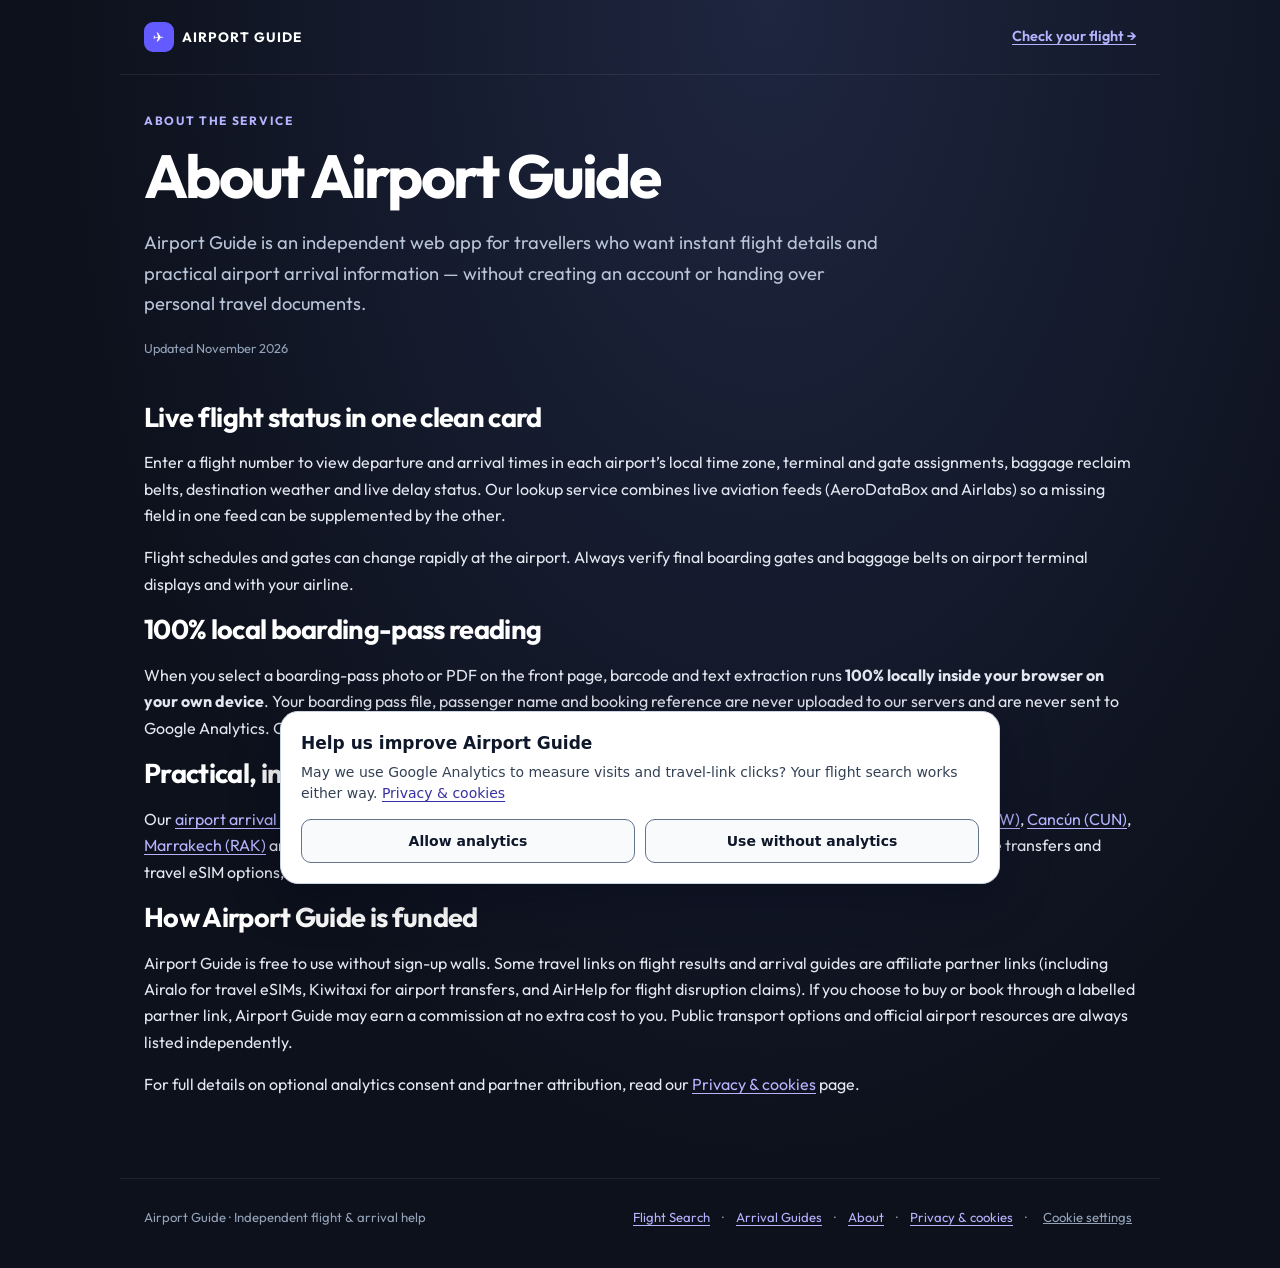
<file: about/index.html>
<!DOCTYPE html>
<html lang="en">
<head>
    <meta charset="UTF-8">
    <meta name="viewport" content="width=device-width, initial-scale=1.0">
    <title>About Airport Guide | Independent Flight Status &amp; Arrival Help</title>
    <meta name="description" content="Learn how Airport Guide provides live flight status, 100% local browser-only boarding pass reading, and independent airport arrival guides.">
    <link rel="canonical" href="https://airportguideapp.com/about/">
    <link rel="stylesheet" href="/assets/guide.css?v=20261122-guides">
    <link rel="stylesheet" href="/assets/analytics.css?v=20261106-affiliates">
    <script src="/assets/analytics.js?v=20261122-guides" defer></script>
</head>
<body>
    <header class="site-header">
        <a class="brand" href="/"><span aria-hidden="true">✈</span>AIRPORT GUIDE</a>
        <a class="header-link" href="/">Check your flight →</a>
    </header>
    <main class="guide">
        <div class="eyebrow">About the service</div>
        <h1>About Airport Guide</h1>
        <p class="intro">Airport Guide is an independent web app for travellers who want instant flight details and practical airport arrival information — without creating an account or handing over personal travel documents.</p>
        <p class="reviewed">Updated November 2026</p>

        <section class="section">
            <h2>Live flight status in one clean card</h2>
            <p>Enter a flight number to view departure and arrival times in each airport’s local time zone, terminal and gate assignments, baggage reclaim belts, destination weather and live delay status. Our lookup service combines live aviation feeds (AeroDataBox and Airlabs) so a missing field in one feed can be supplemented by the other.</p>
            <p>Flight schedules and gates can change rapidly at the airport. Always verify final boarding gates and baggage belts on airport terminal displays and with your airline.</p>

            <h2>100% local boarding-pass reading</h2>
            <p>When you select a boarding-pass photo or PDF on the front page, barcode and text extraction runs <strong>100% locally inside your browser on your own device</strong>. Your boarding pass file, passenger name and booking reference are never uploaded to our servers and are never sent to Google Analytics. Only the extracted flight number (for example, <code>EK32</code>) is used to fetch live public flight status.</p>

            <h2>Practical, independent arrival guides</h2>
            <p>Our <a href="/guides/">airport arrival guides</a> — covering <a href="/guides/dubai/">Dubai (DXB)</a>, <a href="/guides/jfk/">New York (JFK)</a>, <a href="/guides/bangkok/">Bangkok (BKK)</a>, <a href="/guides/tokyo/">Tokyo (HND &amp; NRT)</a>, <a href="/guides/istanbul/">Istanbul (IST &amp; SAW)</a>, <a href="/guides/cancun/">Cancún (CUN)</a>, <a href="/guides/marrakech/">Marrakech (RAK)</a> and <a href="/guides/antalya/">Antalya (AYT)</a> — help travellers compare public rail and buses openly alongside official taxis, private transfers and travel eSIM options, backed by links to official airport documentation.</p>

            <h2>How Airport Guide is funded</h2>
            <p>Airport Guide is free to use without sign-up walls. Some travel links on flight results and arrival guides are affiliate partner links (including Airalo for travel eSIMs, Kiwitaxi for airport transfers, and AirHelp for flight disruption claims). If you choose to buy or book through a labelled partner link, Airport Guide may earn a commission at no extra cost to you. Public transport options and official airport resources are always listed independently.</p>
            <p>For full details on optional analytics consent and partner attribution, read our <a href="/privacy/">Privacy &amp; cookies</a> page.</p>
        </section>
    </main>
    <footer class="site-footer">
        <span>Airport Guide · Independent flight &amp; arrival help</span>
        <nav class="footer-nav" aria-label="Footer">
            <a href="/">Flight Search</a> ·
            <a href="/guides/">Arrival Guides</a> ·
            <a href="/about/">About</a> ·
            <a href="/privacy/">Privacy &amp; cookies</a> ·
            <button class="ag-cookie-settings" type="button" data-cookie-settings>Cookie settings</button>
        </nav>
    </footer>
</body>
</html>
</file>
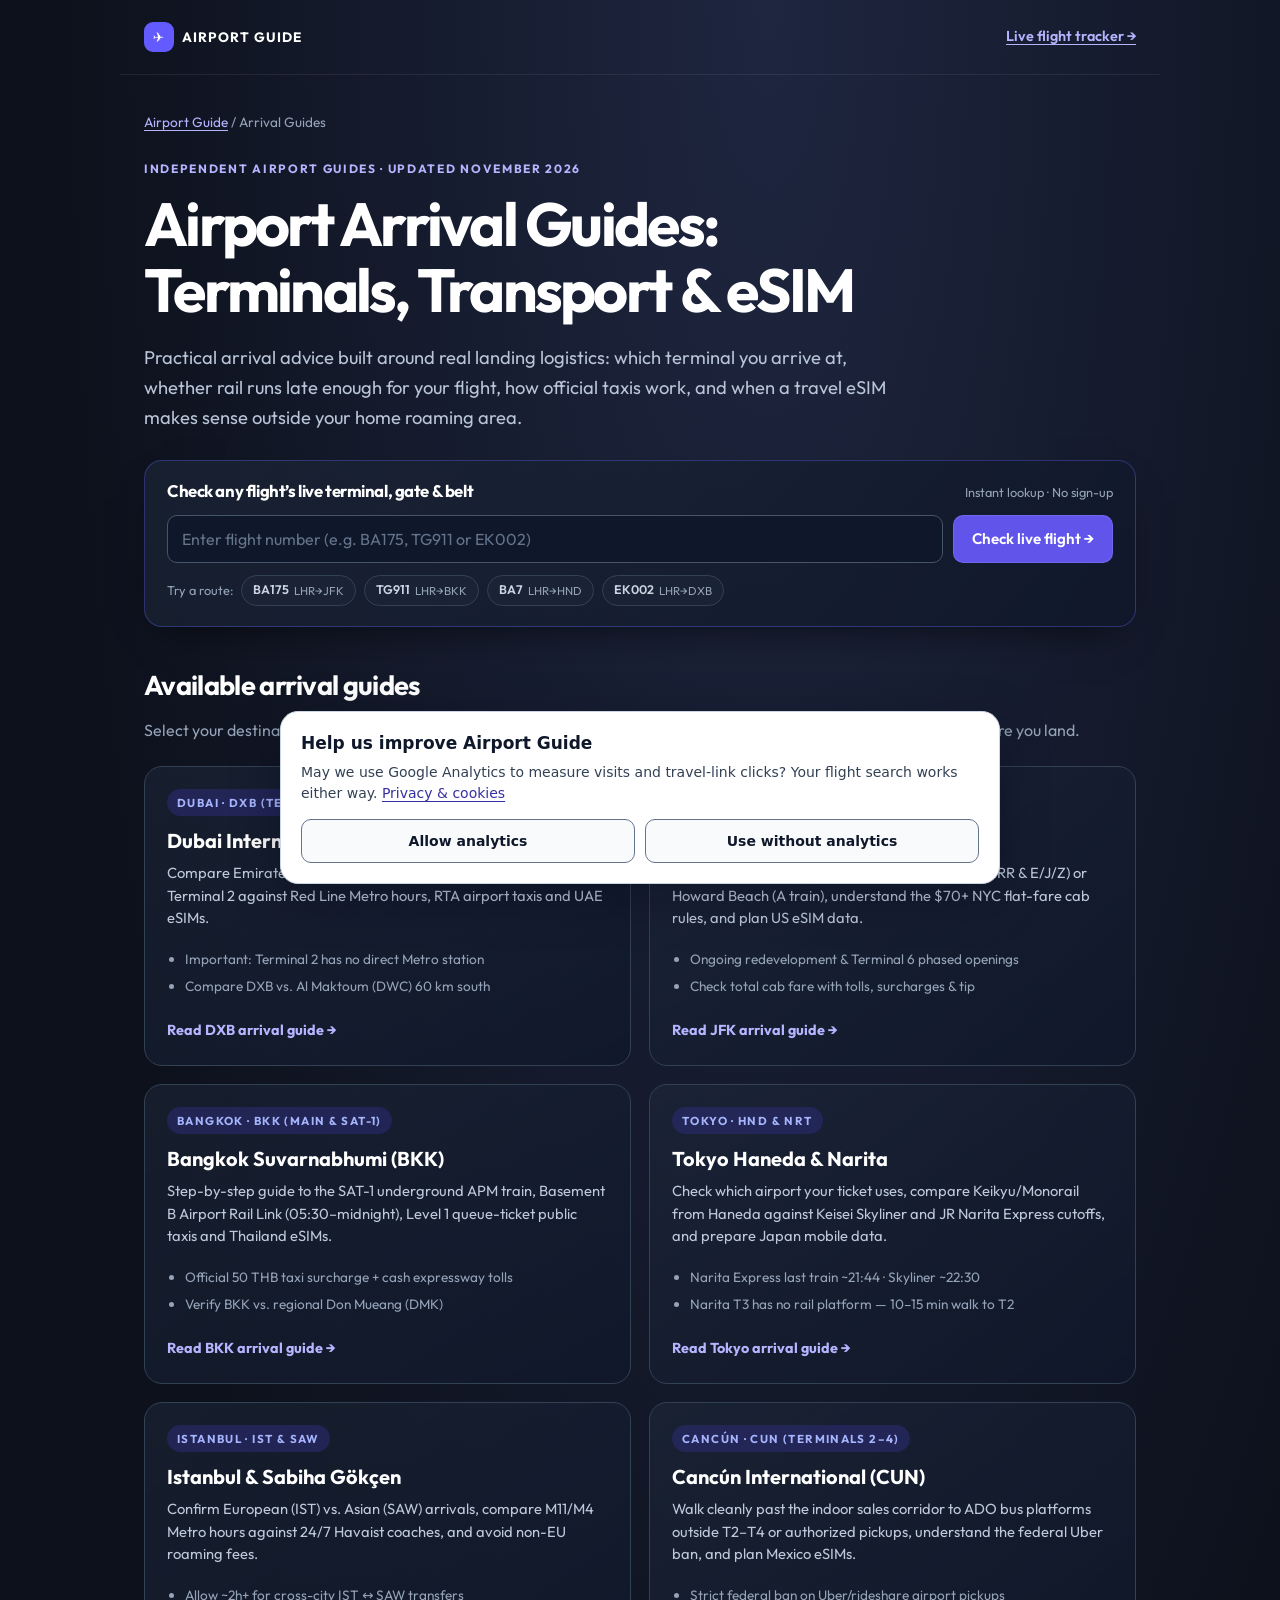
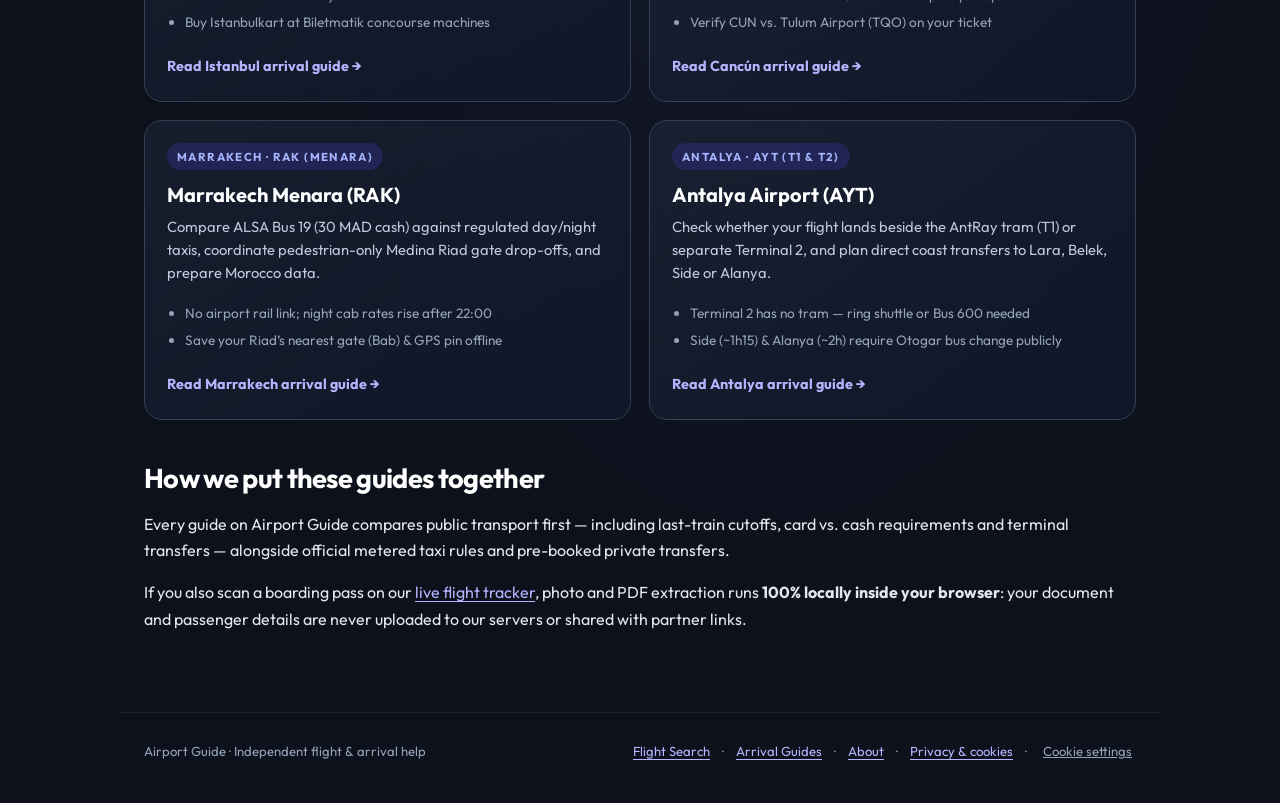
<file: guides/index.html>
<!DOCTYPE html>
<html lang="en">
<head>
    <meta charset="UTF-8">
    <meta name="viewport" content="width=device-width, initial-scale=1.0">
    <title>Airport Arrival Guides: Terminals, Transfers &amp; Travel eSIM | Airport Guide</title>
    <meta name="description" content="Independent airport arrival guides for Dubai (DXB), New York (JFK), Bangkok (BKK), Tokyo (HND &amp; NRT), Istanbul (IST &amp; SAW), Cancún (CUN), Marrakech (RAK) and Antalya (AYT).">
    <link rel="canonical" href="https://airportguideapp.com/guides/">
    <meta property="og:type" content="website">
    <meta property="og:title" content="Airport Arrival Guides: Terminals, Transfers &amp; Travel eSIM">
    <meta property="og:description" content="Compare terminals, rail vs. taxi transport and travel eSIM plans across Dubai, New York JFK, Bangkok, Tokyo, Istanbul, Cancún, Marrakech and Antalya.">
    <meta property="og:url" content="https://airportguideapp.com/guides/">
    <link rel="stylesheet" href="/assets/guide.css?v=20261122-guides">
    <link rel="stylesheet" href="/assets/analytics.css?v=20261106-affiliates">
    <script src="/assets/analytics.js?v=20261122-guides" defer></script>
    <script src="/assets/partner-links.js?v=20261122-wave2" defer></script>
    <script type="application/ld+json">
    {"@context":"https://schema.org","@type":"CollectionPage","name":"Airport Arrival Guides","description":"Independent airport arrival guides comparing terminals, public rail, taxis, private transfers and travel eSIM plans.","url":"https://airportguideapp.com/guides/","mainEntity":{"@type":"ItemList","itemListElement":[{"@type":"ListItem","position":1,"name":"Dubai Airport (DXB) Arrival Guide","url":"https://airportguideapp.com/guides/dubai/"},{"@type":"ListItem","position":2,"name":"New York JFK Airport Arrival Guide","url":"https://airportguideapp.com/guides/jfk/"},{"@type":"ListItem","position":3,"name":"Bangkok Suvarnabhumi (BKK) Arrival Guide","url":"https://airportguideapp.com/guides/bangkok/"},{"@type":"ListItem","position":4,"name":"Tokyo Airports (HND & NRT) Arrival Guide","url":"https://airportguideapp.com/guides/tokyo/"},{"@type":"ListItem","position":5,"name":"Istanbul Airports (IST & SAW) Arrival Guide","url":"https://airportguideapp.com/guides/istanbul/"},{"@type":"ListItem","position":6,"name":"Cancún Airport (CUN) Arrival Guide","url":"https://airportguideapp.com/guides/cancun/"},{"@type":"ListItem","position":7,"name":"Marrakech Menara (RAK) Arrival Guide","url":"https://airportguideapp.com/guides/marrakech/"},{"@type":"ListItem","position":8,"name":"Antalya Airport (AYT) Arrival Guide","url":"https://airportguideapp.com/guides/antalya/"}]}}
    </script>
</head>
<body>
    <a class="skip" href="#main">Skip to guides</a>
    <header class="site-header">
        <a class="brand" href="/"><span aria-hidden="true">✈</span>AIRPORT GUIDE</a>
        <a class="header-link" href="/">Live flight tracker →</a>
    </header>
    <main class="guide" id="main">
        <nav class="breadcrumb" aria-label="Breadcrumb"><a href="/">Airport Guide</a> / Arrival Guides</nav>
        <div class="eyebrow">Independent Airport Guides · Updated November 2026</div>
        <h1>Airport Arrival Guides:<br>Terminals, Transport &amp; eSIM</h1>
        <p class="intro">Practical arrival advice built around real landing logistics: which terminal you arrive at, whether rail runs late enough for your flight, how official taxis work, and when a travel eSIM makes sense outside your home roaming area.</p>

        <section class="hero-flight-box" aria-labelledby="hub-search-title">
            <div class="hero-flight-head">
                <h2 class="hero-flight-title" id="hub-search-title">Check any flight’s live terminal, gate &amp; belt</h2>
                <p class="hero-flight-sub">Instant lookup · No sign-up</p>
            </div>
            <form id="hubFlightForm" class="hero-flight-form" action="/" method="get">
                <label class="sr-only" for="hubFlightInput">Flight number</label>
                <input id="hubFlightInput" class="hero-flight-input" name="flight" type="text" placeholder="Enter flight number (e.g. BA175, TG911 or EK002)" autocomplete="off" autocapitalize="characters" spellcheck="false" required>
                <button type="submit" class="button">Check live flight →</button>
            </form>
            <p id="hubFlightError" class="hero-flight-error" hidden></p>
            <div class="hero-flight-examples">
                <span>Try a route:</span>
                <a class="flight-chip" href="/?flight=BA175&amp;dest=JFK">BA175 <span>LHR→JFK</span></a>
                <a class="flight-chip" href="/?flight=TG911&amp;dest=BKK">TG911 <span>LHR→BKK</span></a>
                <a class="flight-chip" href="/?flight=BA7&amp;dest=HND">BA7 <span>LHR→HND</span></a>
                <a class="flight-chip" href="/?flight=EK2&amp;dest=DXB">EK002 <span>LHR→DXB</span></a>
            </div>
        </section>

        <section class="section" aria-labelledby="hub-guides-title">
            <h2 id="hub-guides-title">Available arrival guides</h2>
            <p class="muted">Select your destination to compare public rail, official airport taxis, pre-booked pickup options and local mobile data before you land.</p>
            <div class="guide-grid">
                <a class="guide-card" href="/guides/dubai/" data-guide-link data-guide="dubai" data-placement="guides_hub">
                    <span class="guide-iata">Dubai · DXB (Terminals 1–3)</span>
                    <h3>Dubai International (DXB)</h3>
                    <p>Compare Emirates Terminal 3, International Terminal 1 and flydubai Terminal 2 against Red Line Metro hours, RTA airport taxis and UAE eSIMs.</p>
                    <ul class="guide-meta-list">
                        <li>Important: Terminal 2 has no direct Metro station</li>
                        <li>Compare DXB vs. Al Maktoum (DWC) 60 km south</li>
                    </ul>
                    <span class="guide-card-cta">Read DXB arrival guide →</span>
                </a>

                <a class="guide-card" href="/guides/jfk/" data-guide-link data-guide="jfk" data-placement="guides_hub">
                    <span class="guide-iata">New York · JFK (Terminals 1–8)</span>
                    <h3>New York JFK Airport</h3>
                    <p>Navigate AirTrain JFK connections via Jamaica (LIRR &amp; E/J/Z) or Howard Beach (A train), understand the $70+ NYC flat-fare cab rules, and plan US eSIM data.</p>
                    <ul class="guide-meta-list">
                        <li>Ongoing redevelopment &amp; Terminal 6 phased openings</li>
                        <li>Check total cab fare with tolls, surcharges &amp; tip</li>
                    </ul>
                    <span class="guide-card-cta">Read JFK arrival guide →</span>
                </a>

                <a class="guide-card" href="/guides/bangkok/" data-guide-link data-guide="bangkok" data-placement="guides_hub">
                    <span class="guide-iata">Bangkok · BKK (Main &amp; SAT-1)</span>
                    <h3>Bangkok Suvarnabhumi (BKK)</h3>
                    <p>Step-by-step guide to the SAT-1 underground APM train, Basement B Airport Rail Link (05:30–midnight), Level 1 queue-ticket public taxis and Thailand eSIMs.</p>
                    <ul class="guide-meta-list">
                        <li>Official 50 THB taxi surcharge + cash expressway tolls</li>
                        <li>Verify BKK vs. regional Don Mueang (DMK)</li>
                    </ul>
                    <span class="guide-card-cta">Read BKK arrival guide →</span>
                </a>

                <a class="guide-card" href="/guides/tokyo/" data-guide-link data-guide="tokyo" data-placement="guides_hub">
                    <span class="guide-iata">Tokyo · HND &amp; NRT</span>
                    <h3>Tokyo Haneda &amp; Narita</h3>
                    <p>Check which airport your ticket uses, compare Keikyu/Monorail from Haneda against Keisei Skyliner and JR Narita Express cutoffs, and prepare Japan mobile data.</p>
                    <ul class="guide-meta-list">
                        <li>Narita Express last train ~21:44 · Skyliner ~22:30</li>
                        <li>Narita T3 has no rail platform — 10–15 min walk to T2</li>
                    </ul>
                    <span class="guide-card-cta">Read Tokyo arrival guide →</span>
                </a>

                <a class="guide-card" href="/guides/istanbul/" data-guide-link data-guide="istanbul" data-placement="guides_hub">
                    <span class="guide-iata">Istanbul · IST &amp; SAW</span>
                    <h3>Istanbul &amp; Sabiha Gökçen</h3>
                    <p>Confirm European (IST) vs. Asian (SAW) arrivals, compare M11/M4 Metro hours against 24/7 Havaist coaches, and avoid non-EU roaming fees.</p>
                    <ul class="guide-meta-list">
                        <li>Allow ~2h+ for cross-city IST ↔ SAW transfers</li>
                        <li>Buy Istanbulkart at Biletmatik concourse machines</li>
                    </ul>
                    <span class="guide-card-cta">Read Istanbul arrival guide →</span>
                </a>

                <a class="guide-card" href="/guides/cancun/" data-guide-link data-guide="cancun" data-placement="guides_hub">
                    <span class="guide-iata">Cancún · CUN (Terminals 2–4)</span>
                    <h3>Cancún International (CUN)</h3>
                    <p>Walk cleanly past the indoor sales corridor to ADO bus platforms outside T2–T4 or authorized pickups, understand the federal Uber ban, and plan Mexico eSIMs.</p>
                    <ul class="guide-meta-list">
                        <li>Strict federal ban on Uber/rideshare airport pickups</li>
                        <li>Verify CUN vs. Tulum Airport (TQO) on your ticket</li>
                    </ul>
                    <span class="guide-card-cta">Read Cancún arrival guide →</span>
                </a>

                <a class="guide-card" href="/guides/marrakech/" data-guide-link data-guide="marrakech" data-placement="guides_hub">
                    <span class="guide-iata">Marrakech · RAK (Menara)</span>
                    <h3>Marrakech Menara (RAK)</h3>
                    <p>Compare ALSA Bus 19 (30 MAD cash) against regulated day/night taxis, coordinate pedestrian-only Medina Riad gate drop-offs, and prepare Morocco data.</p>
                    <ul class="guide-meta-list">
                        <li>No airport rail link; night cab rates rise after 22:00</li>
                        <li>Save your Riad’s nearest gate (Bab) &amp; GPS pin offline</li>
                    </ul>
                    <span class="guide-card-cta">Read Marrakech arrival guide →</span>
                </a>

                <a class="guide-card" href="/guides/antalya/" data-guide-link data-guide="antalya" data-placement="guides_hub">
                    <span class="guide-iata">Antalya · AYT (T1 &amp; T2)</span>
                    <h3>Antalya Airport (AYT)</h3>
                    <p>Check whether your flight lands beside the AntRay tram (T1) or separate Terminal 2, and plan direct coast transfers to Lara, Belek, Side or Alanya.</p>
                    <ul class="guide-meta-list">
                        <li>Terminal 2 has no tram — ring shuttle or Bus 600 needed</li>
                        <li>Side (~1h15) &amp; Alanya (~2h) require Otogar bus change publicly</li>
                    </ul>
                    <span class="guide-card-cta">Read Antalya arrival guide →</span>
                </a>
            </div>
        </section>

        <section class="section" aria-labelledby="hub-method-title">
            <h2 id="hub-method-title">How we put these guides together</h2>
            <p>Every guide on Airport Guide compares public transport first — including last-train cutoffs, card vs. cash requirements and terminal transfers — alongside official metered taxi rules and pre-booked private transfers.</p>
            <p>If you also scan a boarding pass on our <a href="/">live flight tracker</a>, photo and PDF extraction runs <strong>100% locally inside your browser</strong>: your document and passenger details are never uploaded to our servers or shared with partner links.</p>
        </section>
    </main>
    <footer class="site-footer">
        <span>Airport Guide · Independent flight &amp; arrival help</span>
        <nav class="footer-nav" aria-label="Footer">
            <a href="/" data-guide-link data-guide="hub" data-placement="footer">Flight Search</a> ·
            <a href="/guides/" data-guide-link data-guide="hub" data-placement="footer">Arrival Guides</a> ·
            <a href="/about/">About</a> ·
            <a href="/privacy/">Privacy &amp; cookies</a> ·
            <button class="ag-cookie-settings" type="button" data-cookie-settings>Cookie settings</button>
        </nav>
    </footer>
    <script>
    (function () {
        var form = document.getElementById('hubFlightForm');
        var input = document.getElementById('hubFlightInput');
        var error = document.getElementById('hubFlightError');
        if (!form || !input) return;
        function normalize(value) {
            var q = String(value || '').trim().toUpperCase().replace(/\s+/g, '');
            var parts = q.match(/^([A-Z]{2,3}|[A-Z]\d|\d[A-Z])(\d+[A-Z]?)$/);
            if (!parts) return q;
            var num = parts[2].replace(/^0+(?=\d)/, '');
            var cand = parts[1] + num;
            return (/^[A-Z0-9]{3,8}$/.test(cand) && /\d/.test(cand)) ? cand : q;
        }
        form.addEventListener('submit', function (e) {
            e.preventDefault();
            var flight = normalize(input.value);
            if (!/^[A-Z0-9]{3,8}$/.test(flight) || !/\d/.test(flight)) {
                if (error) {
                    error.textContent = 'Enter a valid flight number, for example BA175, TG911 or EK002.';
                    error.hidden = false;
                }
                input.focus();
                return;
            }
            if (error) error.hidden = true;
            var target = new URL('/', location.origin);
            target.searchParams.set('flight', flight);
            var campaign = window.AirportGuideAnalytics && window.AirportGuideAnalytics.campaign;
            if (campaign) {
                Object.keys(campaign).forEach(function (key) {
                    target.searchParams.set(key, campaign[key]);
                });
            }
            location.href = target.href;
        });
    })();
    </script>
</body>
</html>
</file>
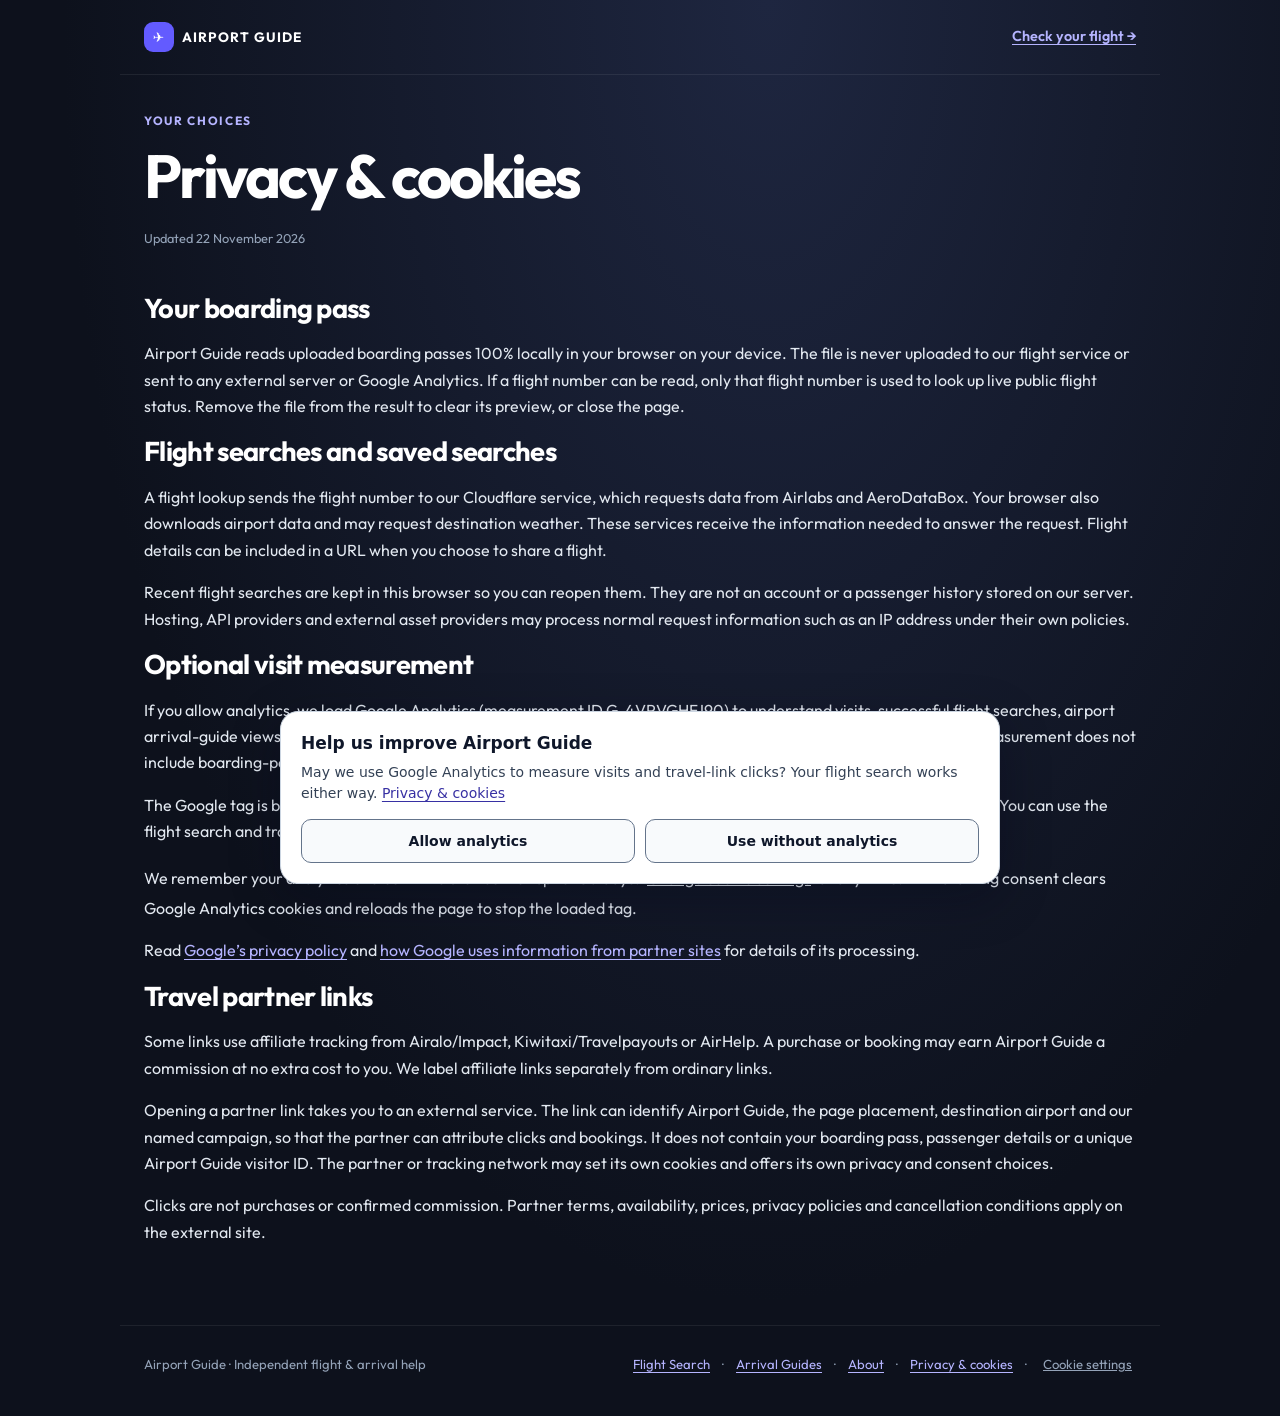
<file: privacy/index.html>
<!DOCTYPE html>
<html lang="en">
<head>
    <meta charset="UTF-8">
    <meta name="viewport" content="width=device-width, initial-scale=1.0">
    <title>Privacy &amp; Cookies | Airport Guide</title>
    <meta name="description" content="How Airport Guide handles boarding passes, flight searches, optional analytics and travel partner links.">
    <link rel="canonical" href="https://airportguideapp.com/privacy/">
    <link rel="stylesheet" href="/assets/guide.css?v=20261122-guides">
    <link rel="stylesheet" href="/assets/analytics.css?v=20261106-affiliates">
    <script src="/assets/analytics.js?v=20261122-guides" defer></script>
</head>
<body>
    <header class="site-header"><a class="brand" href="/"><span aria-hidden="true">✈</span>AIRPORT GUIDE</a><a class="header-link" href="/">Check your flight →</a></header>
    <main class="guide">
        <div class="eyebrow">Your choices</div>
        <h1>Privacy &amp; cookies</h1>
        <p class="reviewed">Updated 22 November 2026</p>
        <section class="section">
            <h2>Your boarding pass</h2>
            <p>Airport Guide reads uploaded boarding passes 100% locally in your browser on your device. The file is never uploaded to our flight service or sent to any external server or Google Analytics. If a flight number can be read, only that flight number is used to look up live public flight status. Remove the file from the result to clear its preview, or close the page.</p>
            <h2>Flight searches and saved searches</h2>
            <p>A flight lookup sends the flight number to our Cloudflare service, which requests data from Airlabs and AeroDataBox. Your browser also downloads airport data and may request destination weather. These services receive the information needed to answer the request. Flight details can be included in a URL when you choose to share a flight.</p>
            <p>Recent flight searches are kept in this browser so you can reopen them. They are not an account or a passenger history stored on our server. Hosting, API providers and external asset providers may process normal request information such as an IP address under their own policies.</p>
            <h2>Optional visit measurement</h2>
            <p>If you allow analytics, we load Google Analytics (measurement ID G-4VPVGHFJ90) to understand visits, successful flight searches, airport arrival-guide views and clicks on travel links. Analytics cookies can distinguish visits in the same browser. Our custom measurement does not include boarding-pass files, names, booking references or flight numbers.</p>
            <p>The Google tag is blocked until you allow analytics. Advertising storage and advertising personalization remain disabled. You can use the flight search and travel links without allowing analytics.</p>
            <p>We remember your analytics choice in this browser for up to 180 days. <button class="ag-cookie-settings" type="button" data-cookie-settings>Change cookie settings</button> at any time. Withdrawing consent clears Google Analytics cookies and reloads the page to stop the loaded tag.</p>
            <p>Read <a href="https://policies.google.com/privacy">Google’s privacy policy</a> and <a href="https://policies.google.com/technologies/partner-sites">how Google uses information from partner sites</a> for details of its processing.</p>
            <h2>Travel partner links</h2>
            <p>Some links use affiliate tracking from Airalo/Impact, Kiwitaxi/Travelpayouts or AirHelp. A purchase or booking may earn Airport Guide a commission at no extra cost to you. We label affiliate links separately from ordinary links.</p>
            <p>Opening a partner link takes you to an external service. The link can identify Airport Guide, the page placement, destination airport and our named campaign, so that the partner can attribute clicks and bookings. It does not contain your boarding pass, passenger details or a unique Airport Guide visitor ID. The partner or tracking network may set its own cookies and offers its own privacy and consent choices.</p>
            <p>Clicks are not purchases or confirmed commission. Partner terms, availability, prices, privacy policies and cancellation conditions apply on the external site.</p>
        </section>
    </main>
    <footer class="site-footer">
        <span>Airport Guide · Independent flight &amp; arrival help</span>
        <nav class="footer-nav" aria-label="Footer">
            <a href="/">Flight Search</a> ·
            <a href="/guides/">Arrival Guides</a> ·
            <a href="/about/">About</a> ·
            <a href="/privacy/">Privacy &amp; cookies</a> ·
            <button class="ag-cookie-settings" type="button" data-cookie-settings>Cookie settings</button>
        </nav>
    </footer>
</body>
</html>
</file>
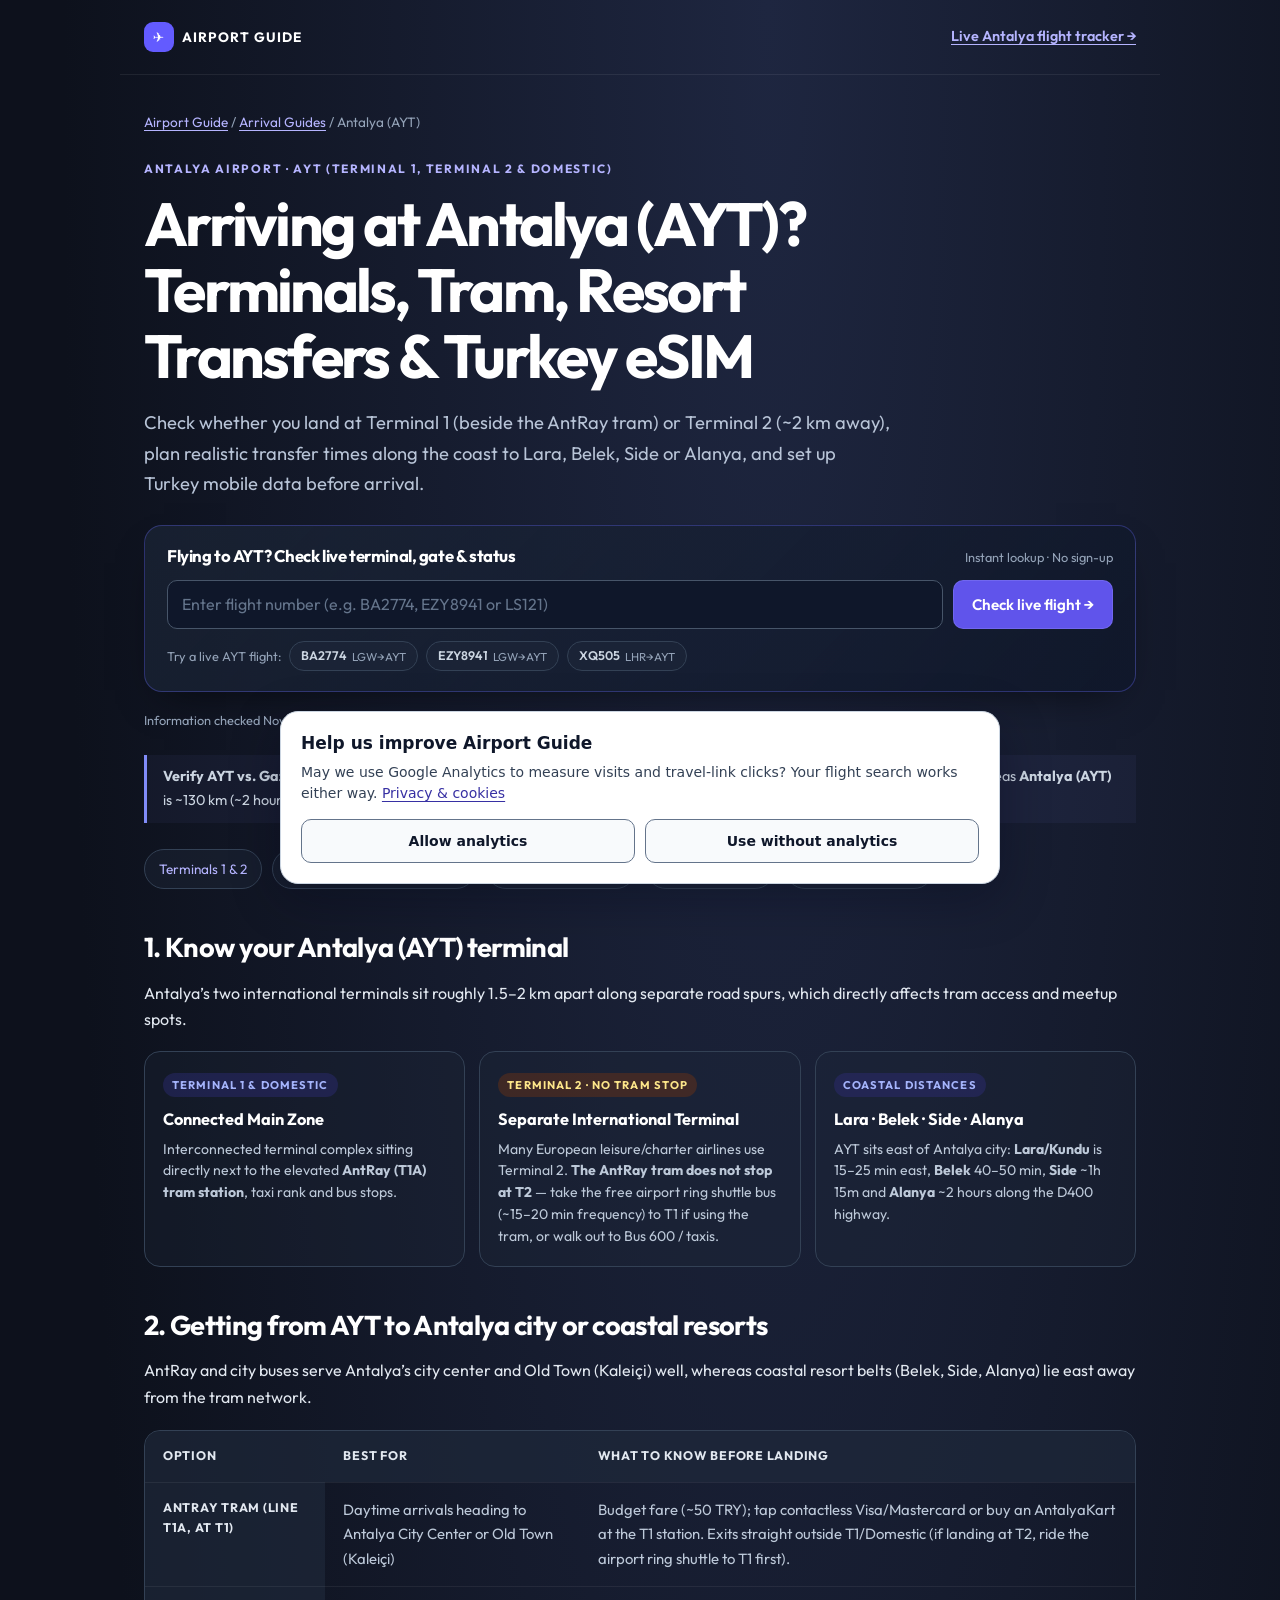
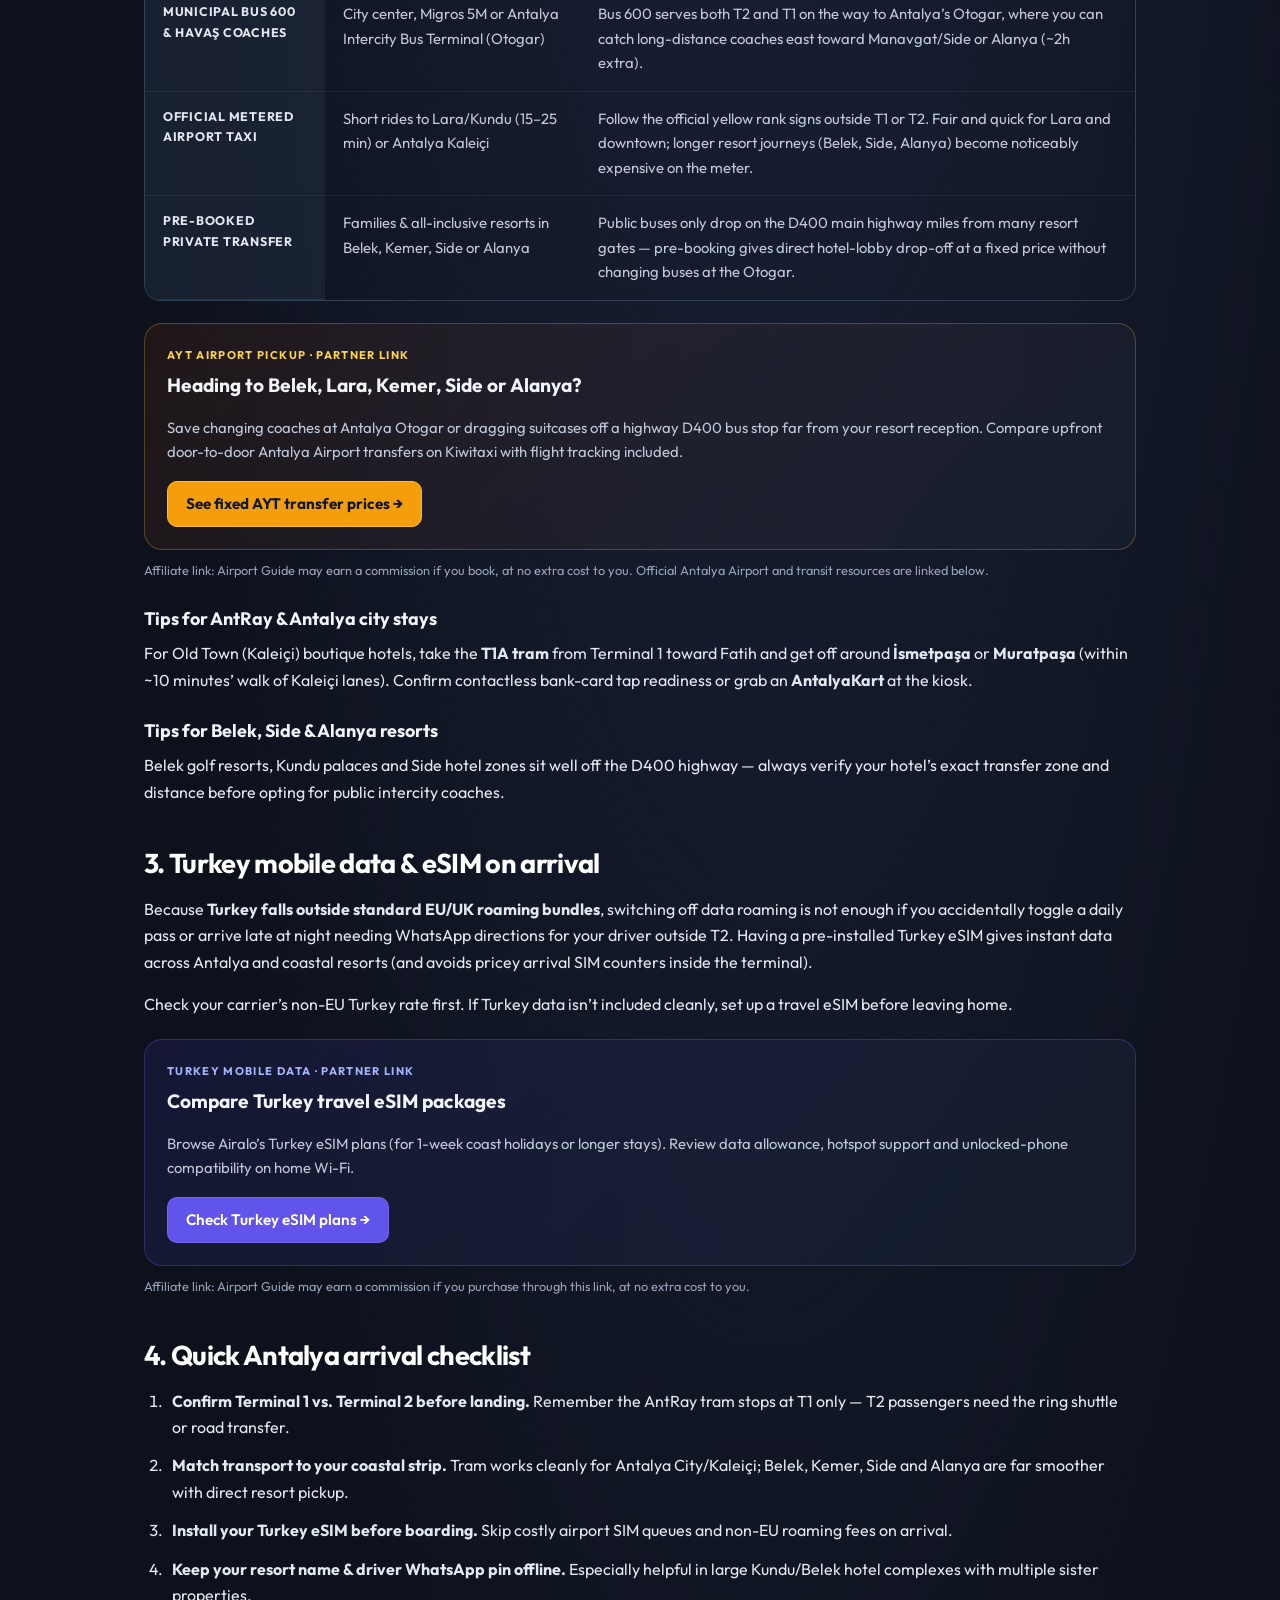
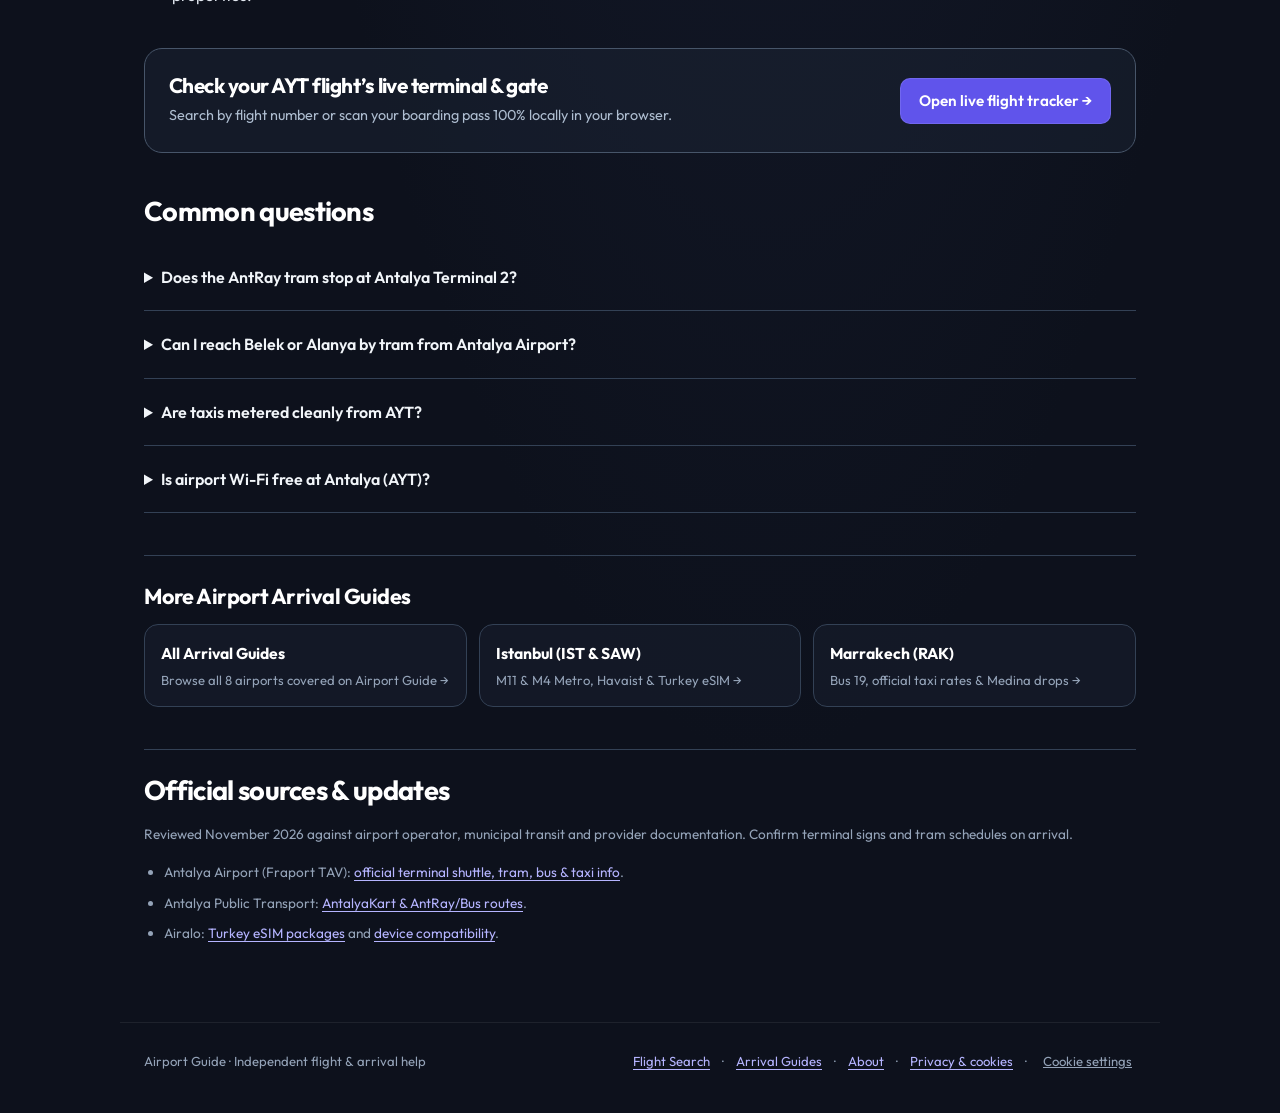
<file: guides/antalya/index.html>
<!DOCTYPE html>
<html lang="en">
<head>
    <meta charset="UTF-8">
    <meta name="viewport" content="width=device-width, initial-scale=1.0">
    <title>Antalya Airport (AYT) Arrival Guide: Terminals 1–2, AntRay Tram, Resort Transfers &amp; Turkey eSIM | Airport Guide</title>
    <meta name="description" content="Flying to Antalya (AYT)? Check whether your terminal has the AntRay tram (T1 yes, T2 shuttle needed), compare transfers to Lara, Belek, Side &amp; Alanya, and sort out Turkey eSIM data.">
    <link rel="canonical" href="https://airportguideapp.com/guides/antalya/">
    <meta property="og:type" content="article">
    <meta property="og:title" content="Antalya Airport (AYT) Arrival Guide: T1/T2, AntRay Tram, Resort Transfers &amp; Turkey eSIM">
    <meta property="og:description" content="Navigate AYT Terminal 1 vs. Terminal 2, compare AntRay tram and Bus 600 against private resort transfers to Lara, Belek, Side and Alanya, plus Turkey eSIMs.">
    <meta property="og:url" content="https://airportguideapp.com/guides/antalya/">
    <link rel="stylesheet" href="/assets/guide.css?v=20261122-guides">
    <link rel="stylesheet" href="/assets/analytics.css?v=20261106-affiliates">
    <script src="/assets/analytics.js?v=20261122-guides" defer></script>
    <script src="/assets/partner-links.js?v=20261122-wave2" defer></script>
    <script type="application/ld+json">
    {"@context":"https://schema.org","@type":"Article","headline":"Antalya Airport (AYT) Arrival Guide: Terminals 1–2, AntRay Tram, Resort Transfers & Turkey eSIM","description":"Independent arrival guide to Antalya Airport (AYT): Terminal 1 and Domestic Terminal vs. distant Terminal 2, AntRay tram, Bus 600 and Havaş coaches, resort transfer distances to Lara, Belek, Side and Alanya, and Turkey eSIM plans.","inLanguage":"en","dateModified":"2026-11-22","author":{"@type":"Organization","name":"Airport Guide","url":"https://airportguideapp.com/"},"mainEntityOfPage":"https://airportguideapp.com/guides/antalya/"}
    </script>
</head>
<body data-guide="antalya" data-arrival-airport="AYT">
    <a class="skip" href="#main">Skip to guide</a>
    <header class="site-header">
        <a class="brand" href="/"><span aria-hidden="true">✈</span>AIRPORT GUIDE</a>
        <a class="header-link" href="/?dest=AYT">Live Antalya flight tracker →</a>
    </header>
    <main class="guide" id="main">
        <nav class="breadcrumb" aria-label="Breadcrumb"><a href="/">Airport Guide</a> / <a href="/guides/">Arrival Guides</a> / Antalya (AYT)</nav>
        <div class="eyebrow">Antalya Airport · AYT (Terminal 1, Terminal 2 &amp; Domestic)</div>
        <h1>Arriving at Antalya (AYT)?<br>Terminals, Tram, Resort Transfers &amp; Turkey eSIM</h1>
        <p class="intro">Check whether you land at Terminal 1 (beside the AntRay tram) or Terminal 2 (~2 km away), plan realistic transfer times along the coast to Lara, Belek, Side or Alanya, and set up Turkey mobile data before arrival.</p>

        <section class="hero-flight-box" aria-labelledby="ayt-search-title">
            <div class="hero-flight-head">
                <h2 class="hero-flight-title" id="ayt-search-title">Flying to AYT? Check live terminal, gate &amp; status</h2>
                <p class="hero-flight-sub">Instant lookup · No sign-up</p>
            </div>
            <form id="antalyaFlightForm" class="hero-flight-form" action="/" method="get">
                <input type="hidden" name="dest" value="AYT">
                <label class="sr-only" for="antalyaFlightInput">Flight number</label>
                <input id="antalyaFlightInput" class="hero-flight-input" name="flight" type="text" placeholder="Enter flight number (e.g. BA2774, EZY8941 or LS121)" autocomplete="off" autocapitalize="characters" spellcheck="false" required>
                <button type="submit" class="button">Check live flight →</button>
            </form>
            <p id="antalyaFlightError" class="hero-flight-error" hidden></p>
            <div class="hero-flight-examples">
                <span>Try a live AYT flight:</span>
                <a class="flight-chip" href="/?flight=BA2774&amp;dest=AYT">BA2774 <span>LGW→AYT</span></a>
                <a class="flight-chip" href="/?flight=EZY8941&amp;dest=AYT">EZY8941 <span>LGW→AYT</span></a>
                <a class="flight-chip" href="/?flight=XQ505&amp;dest=AYT">XQ505 <span>LHR→AYT</span></a>
            </div>
        </section>

        <p class="reviewed">Information checked November 2026 · Independent arrival guide</p>
        <p class="airport-note"><strong>Verify AYT vs. Gazipaşa-Alanya (GZP) — and check your AYT terminal.</strong> If staying in Alanya, Gazipaşa (GZP) is ~40 km away whereas <strong>Antalya (AYT)</strong> is ~130 km (~2 hours). Also note <strong>Terminal 2 is separated from Terminal 1</strong> and has <strong>no AntRay tram station</strong> right at the building.</p>

        <nav class="jump-links" aria-label="In this guide">
            <a href="#terminals">Terminals 1 &amp; 2</a>
            <a href="#transport">Tram, Bus &amp; Coast Transfers</a>
            <a href="#mobile-data">Turkey eSIM &amp; Data</a>
            <a href="#arrival-checklist">Arrival Checklist</a>
            <a href="#questions">Common Questions</a>
        </nav>

        <section class="section" id="terminals" aria-labelledby="terminals-title">
            <h2 id="terminals-title">1. Know your Antalya (AYT) terminal</h2>
            <p>Antalya’s two international terminals sit roughly 1.5–2 km apart along separate road spurs, which directly affects tram access and meetup spots.</p>
            <div class="terminal-grid">
                <div class="terminal-card">
                    <span class="terminal-badge">Terminal 1 &amp; Domestic</span>
                    <h3>Connected Main Zone</h3>
                    <p>Interconnected terminal complex sitting directly next to the elevated <strong>AntRay (T1A) tram station</strong>, taxi rank and bus stops.</p>
                </div>
                <div class="terminal-card">
                    <span class="terminal-badge warn">Terminal 2 · No Tram Stop</span>
                    <h3>Separate International Terminal</h3>
                    <p>Many European leisure/charter airlines use Terminal 2. <strong>The AntRay tram does not stop at T2</strong> — take the free airport ring shuttle bus (~15–20 min frequency) to T1 if using the tram, or walk out to Bus 600 / taxis.</p>
                </div>
                <div class="terminal-card">
                    <span class="terminal-badge">Coastal Distances</span>
                    <h3>Lara · Belek · Side · Alanya</h3>
                    <p>AYT sits east of Antalya city: <strong>Lara/Kundu</strong> is 15–25 min east, <strong>Belek</strong> 40–50 min, <strong>Side</strong> ~1h 15m and <strong>Alanya</strong> ~2 hours along the D400 highway.</p>
                </div>
            </div>
        </section>

        <section class="section" id="transport" aria-labelledby="transport-title">
            <h2 id="transport-title">2. Getting from AYT to Antalya city or coastal resorts</h2>
            <p>AntRay and city buses serve Antalya’s city center and Old Town (Kaleiçi) well, whereas coastal resort belts (Belek, Side, Alanya) lie east away from the tram network.</p>
            <div class="comparison-wrap" role="region" aria-label="Compare airport transport" tabindex="0">
                <table>
                    <thead><tr><th scope="col">Option</th><th scope="col">Best for</th><th scope="col">What to know before landing</th></tr></thead>
                    <tbody>
                        <tr><th scope="row">AntRay Tram (Line T1A, at T1)</th><td>Daytime arrivals heading to Antalya City Center or Old Town (Kaleiçi)</td><td>Budget fare (~50 TRY); tap contactless Visa/Mastercard or buy an AntalyaKart at the T1 station. Exits straight outside T1/Domestic (if landing at T2, ride the airport ring shuttle to T1 first).</td></tr>
                        <tr><th scope="row">Municipal Bus 600 &amp; Havaş Coaches</th><td>City center, Migros 5M or Antalya Intercity Bus Terminal (Otogar)</td><td>Bus 600 serves both T2 and T1 on the way to Antalya’s Otogar, where you can catch long-distance coaches east toward Manavgat/Side or Alanya (~2h extra).</td></tr>
                        <tr><th scope="row">Official Metered Airport Taxi</th><td>Short rides to Lara/Kundu (15–25 min) or Antalya Kaleiçi</td><td>Follow the official yellow rank signs outside T1 or T2. Fair and quick for Lara and downtown; longer resort journeys (Belek, Side, Alanya) become noticeably expensive on the meter.</td></tr>
                        <tr><th scope="row">Pre-booked Private Transfer</th><td>Families &amp; all-inclusive resorts in Belek, Kemer, Side or Alanya</td><td>Public buses only drop on the D400 main highway miles from many resort gates — pre-booking gives direct hotel-lobby drop-off at a fixed price without changing buses at the Otogar.</td></tr>
                    </tbody>
                </table>
            </div>

            <article class="offer transfer" data-offer-card>
                <span class="offer-label">AYT Airport Pickup · Partner link</span>
                <h3>Heading to Belek, Lara, Kemer, Side or Alanya?</h3>
                <p>Save changing coaches at Antalya Otogar or dragging suitcases off a highway D400 bus stop far from your resort reception. Compare upfront door-to-door Antalya Airport transfers on Kiwitaxi with flight tracking included.</p>
                <a class="button amber" href="https://kiwitaxi.tpo.mx/PIKhZZGL" target="_blank" rel="noopener sponsored" data-provider="kiwitaxi" data-placement="antalya_guide">See fixed AYT transfer prices →</a>
            </article>
            <p class="disclosure">Affiliate link: Airport Guide may earn a commission if you book, at no extra cost to you. Official Antalya Airport and transit resources are linked below.</p>

            <h3>Tips for AntRay &amp; Antalya city stays</h3>
            <p>For Old Town (Kaleiçi) boutique hotels, take the <strong>T1A tram</strong> from Terminal 1 toward Fatih and get off around <strong>İsmetpaşa</strong> or <strong>Muratpaşa</strong> (within ~10 minutes’ walk of Kaleiçi lanes). Confirm contactless bank-card tap readiness or grab an <strong>AntalyaKart</strong> at the kiosk.</p>

            <h3>Tips for Belek, Side &amp; Alanya resorts</h3>
            <p>Belek golf resorts, Kundu palaces and Side hotel zones sit well off the D400 highway — always verify your hotel’s exact transfer zone and distance before opting for public intercity coaches.</p>
        </section>

        <section class="section" id="mobile-data" aria-labelledby="mobile-title">
            <h2 id="mobile-title">3. Turkey mobile data &amp; eSIM on arrival</h2>
            <p>Because <strong>Turkey falls outside standard EU/UK roaming bundles</strong>, switching off data roaming is not enough if you accidentally toggle a daily pass or arrive late at night needing WhatsApp directions for your driver outside T2. Having a pre-installed Turkey eSIM gives instant data across Antalya and coastal resorts (and avoids pricey arrival SIM counters inside the terminal).</p>
            <p>Check your carrier’s non-EU Turkey rate first. If Turkey data isn’t included cleanly, set up a travel eSIM before leaving home.</p>

            <article class="offer" data-offer-card>
                <span class="offer-label">Turkey Mobile Data · Partner link</span>
                <h3>Compare Turkey travel eSIM packages</h3>
                <p>Browse Airalo’s Turkey eSIM plans (for 1-week coast holidays or longer stays). Review data allowance, hotspot support and unlocked-phone compatibility on home Wi-Fi.</p>
                <a class="button" href="https://airalo.pxf.io/n4M1q9" target="_blank" rel="noopener sponsored" data-provider="airalo" data-placement="antalya_guide">Check Turkey eSIM plans →</a>
            </article>
            <p class="disclosure">Affiliate link: Airport Guide may earn a commission if you purchase through this link, at no extra cost to you.</p>
        </section>

        <section class="section" id="arrival-checklist" aria-labelledby="checklist-title">
            <h2 id="checklist-title">4. Quick Antalya arrival checklist</h2>
            <ol class="steps">
                <li><strong>Confirm Terminal 1 vs. Terminal 2 before landing.</strong> Remember the AntRay tram stops at T1 only — T2 passengers need the ring shuttle or road transfer.</li>
                <li><strong>Match transport to your coastal strip.</strong> Tram works cleanly for Antalya City/Kaleiçi; Belek, Kemer, Side and Alanya are far smoother with direct resort pickup.</li>
                <li><strong>Install your Turkey eSIM before boarding.</strong> Skip costly airport SIM queues and non-EU roaming fees on arrival.</li>
                <li><strong>Keep your resort name &amp; driver WhatsApp pin offline.</strong> Especially helpful in large Kundu/Belek hotel complexes with multiple sister properties.</li>
            </ol>
        </section>

        <section class="flight-cta" aria-label="Find your flight">
            <div>
                <h2>Check your AYT flight’s live terminal &amp; gate</h2>
                <p>Search by flight number or scan your boarding pass 100% locally in your browser.</p>
            </div>
            <a class="button" href="/?dest=AYT">Open live flight tracker →</a>
        </section>

        <section class="section" id="questions" aria-labelledby="questions-title">
            <h2 id="questions-title">Common questions</h2>
            <details><summary>Does the AntRay tram stop at Antalya Terminal 2?</summary><p>No — the AntRay T1A airport tram station serves Terminal 1 and the Domestic Terminal only. If you land at Terminal 2, take the free airport ring shuttle to Terminal 1 to board the tram, or catch a taxi, transfer or Bus 600 directly from T2.</p></details>
            <details><summary>Can I reach Belek or Alanya by tram from Antalya Airport?</summary><p>No. The tram runs west into Antalya city center (and Expo), while Belek, Side and Alanya lie east along the Mediterranean coast. Public transit to Alanya involves riding Bus 600/tram to Antalya Otogar and switching onto a ~2-hour intercity coach.</p></details>
            <details><summary>Are taxis metered cleanly from AYT?</summary><p>Official airport rank taxis run on meters (or posted destination estimates at the curb). For nearby Lara/Kundu (~15–25 min) or Kaleiçi, taxis are quick; for Side or Alanya, a pre-booked fixed transfer avoids a climbing long-distance meter.</p></details>
            <details><summary>Is airport Wi-Fi free at Antalya (AYT)?</summary><p>Terminal Wi-Fi exists in limited free windows via SMS/kiosk verification, which often stalls if your home SIM cannot receive roaming SMS reliably — having a Turkey eSIM ready avoids relying on kiosk Wi-Fi codes.</p></details>
        </section>

        <section class="related-guides" aria-labelledby="related-title">
            <h2 id="related-title">More Airport Arrival Guides</h2>
            <div class="related-grid">
                <a class="related-card" href="/guides/" data-guide-link data-guide="hub" data-placement="antalya_guide">
                    <strong>All Arrival Guides</strong>
                    <span>Browse all 8 airports covered on Airport Guide →</span>
                </a>
                <a class="related-card" href="/guides/istanbul/" data-guide-link data-guide="istanbul" data-placement="antalya_guide">
                    <strong>Istanbul (IST &amp; SAW)</strong>
                    <span>M11 &amp; M4 Metro, Havaist &amp; Turkey eSIM →</span>
                </a>
                <a class="related-card" href="/guides/marrakech/" data-guide-link data-guide="marrakech" data-placement="antalya_guide">
                    <strong>Marrakech (RAK)</strong>
                    <span>Bus 19, official taxi rates &amp; Medina drops →</span>
                </a>
            </div>
        </section>

        <section class="section sources" aria-labelledby="sources-title">
            <h2 id="sources-title">Official sources &amp; updates</h2>
            <p>Reviewed November 2026 against airport operator, municipal transit and provider documentation. Confirm terminal signs and tram schedules on arrival.</p>
            <ul>
                <li>Antalya Airport (Fraport TAV): <a href="https://www.antalya-airport.aero/passengers-visitors/transport-parking">official terminal shuttle, tram, bus &amp; taxi info</a>.</li>
                <li>Antalya Public Transport: <a href="https://www.antalyakart.com.tr/">AntalyaKart &amp; AntRay/Bus routes</a>.</li>
                <li>Airalo: <a href="https://www.airalo.com/turkey-esim">Turkey eSIM packages</a> and <a href="https://www.airalo.com/how-airalo-works/device-compatibility">device compatibility</a>.</li>
            </ul>
        </section>
    </main>
    <footer class="site-footer">
        <span>Airport Guide · Independent flight &amp; arrival help</span>
        <nav class="footer-nav" aria-label="Footer">
            <a href="/">Flight Search</a> ·
            <a href="/guides/" data-guide-link data-guide="hub" data-placement="footer">Arrival Guides</a> ·
            <a href="/about/">About</a> ·
            <a href="/privacy/">Privacy &amp; cookies</a> ·
            <button class="ag-cookie-settings" type="button" data-cookie-settings>Cookie settings</button>
        </nav>
    </footer>
    <script>
    (function () {
        var form = document.getElementById('antalyaFlightForm');
        var input = document.getElementById('antalyaFlightInput');
        var error = document.getElementById('antalyaFlightError');
        if (!form || !input) return;
        function normalize(value) {
            var q = String(value || '').trim().toUpperCase().replace(/\s+/g, '');
            var parts = q.match(/^([A-Z]{2,3}|[A-Z]\d|\d[A-Z])(\d+[A-Z]?)$/);
            if (!parts) return q;
            var num = parts[2].replace(/^0+(?=\d)/, '');
            var cand = parts[1] + num;
            return (/^[A-Z0-9]{3,8}$/.test(cand) && /\d/.test(cand)) ? cand : q;
        }
        form.addEventListener('submit', function (e) {
            e.preventDefault();
            var flight = normalize(input.value);
            if (!/^[A-Z0-9]{3,8}$/.test(flight) || !/\d/.test(flight)) {
                if (error) {
                    error.textContent = 'Enter a valid flight number, for example BA2774 or EZY8941.';
                    error.hidden = false;
                }
                input.focus();
                return;
            }
            if (error) error.hidden = true;
            var target = new URL('/', location.origin);
            target.searchParams.set('flight', flight);
            target.searchParams.set('dest', 'AYT');
            var campaign = window.AirportGuideAnalytics && window.AirportGuideAnalytics.campaign;
            if (campaign) {
                Object.keys(campaign).forEach(function (key) {
                    target.searchParams.set(key, campaign[key]);
                });
            }
            location.href = target.href;
        });
    })();
    </script>
</body>
</html>
</file>
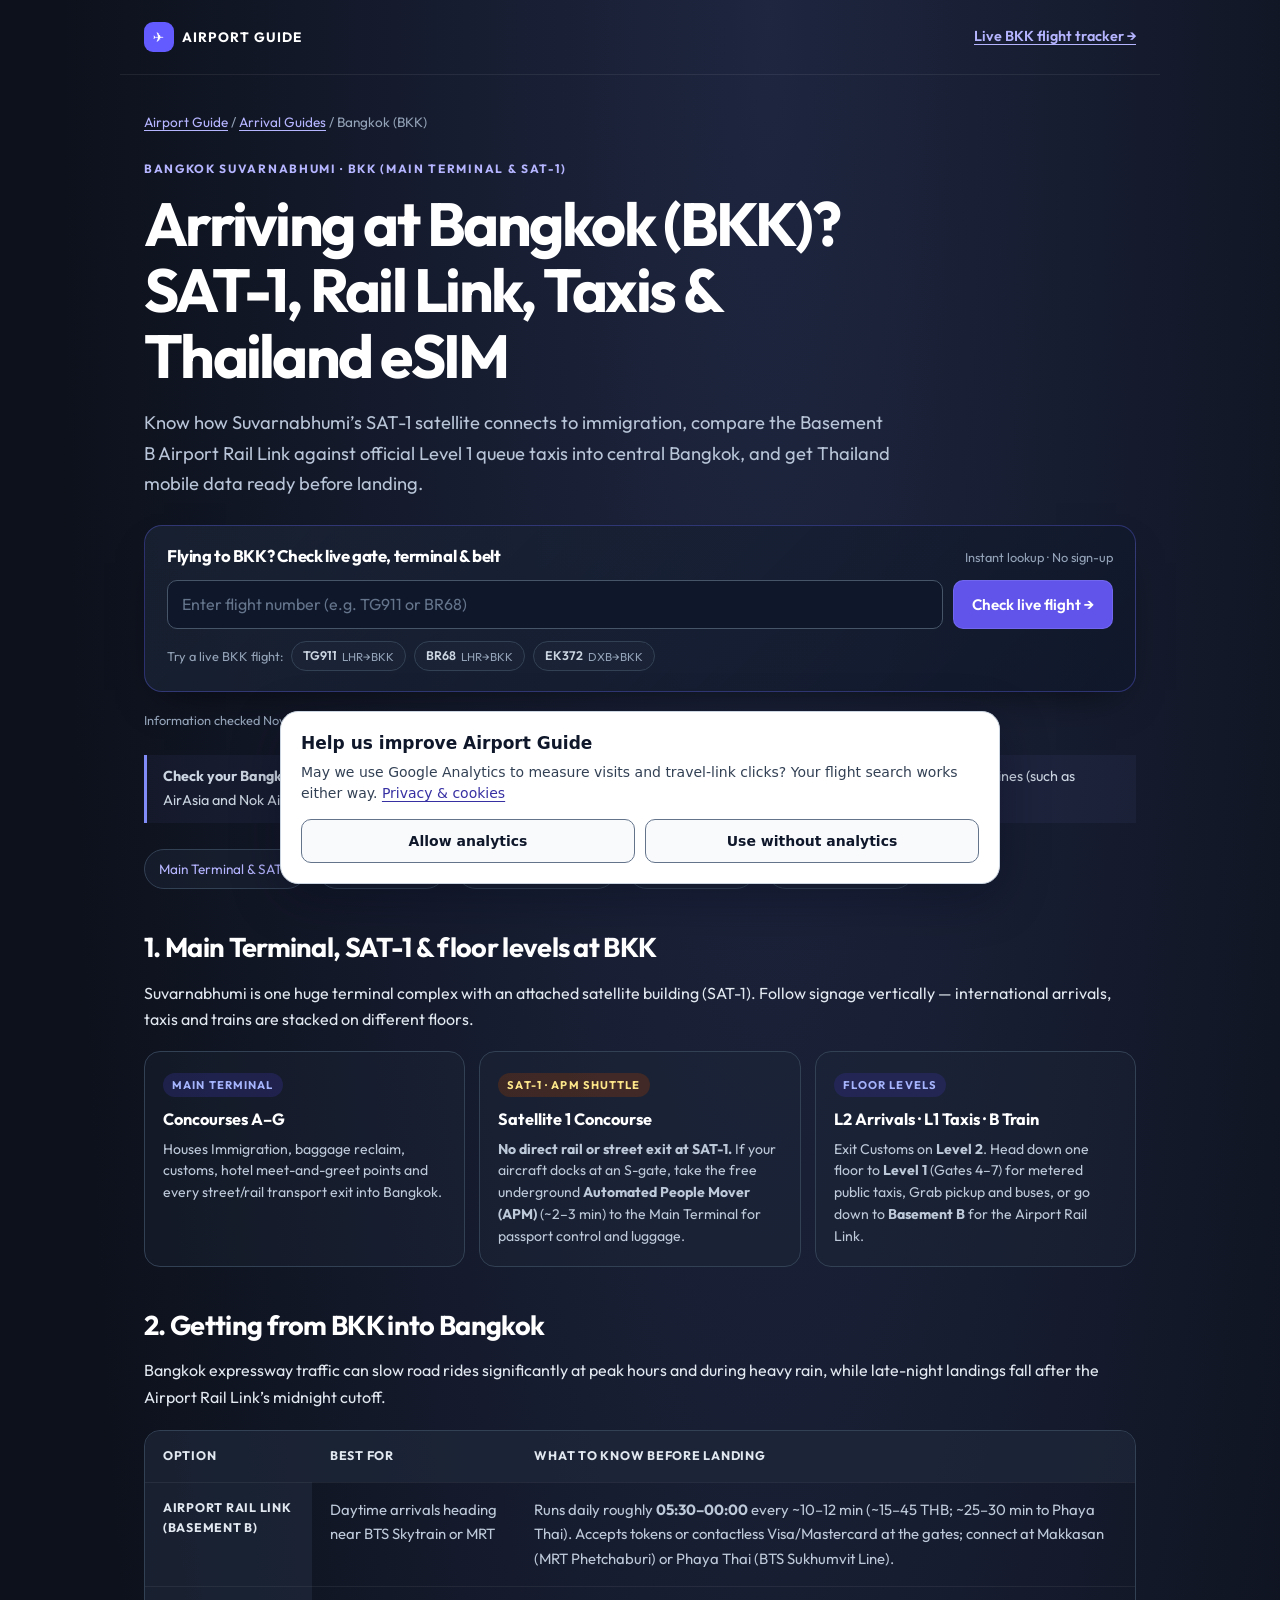
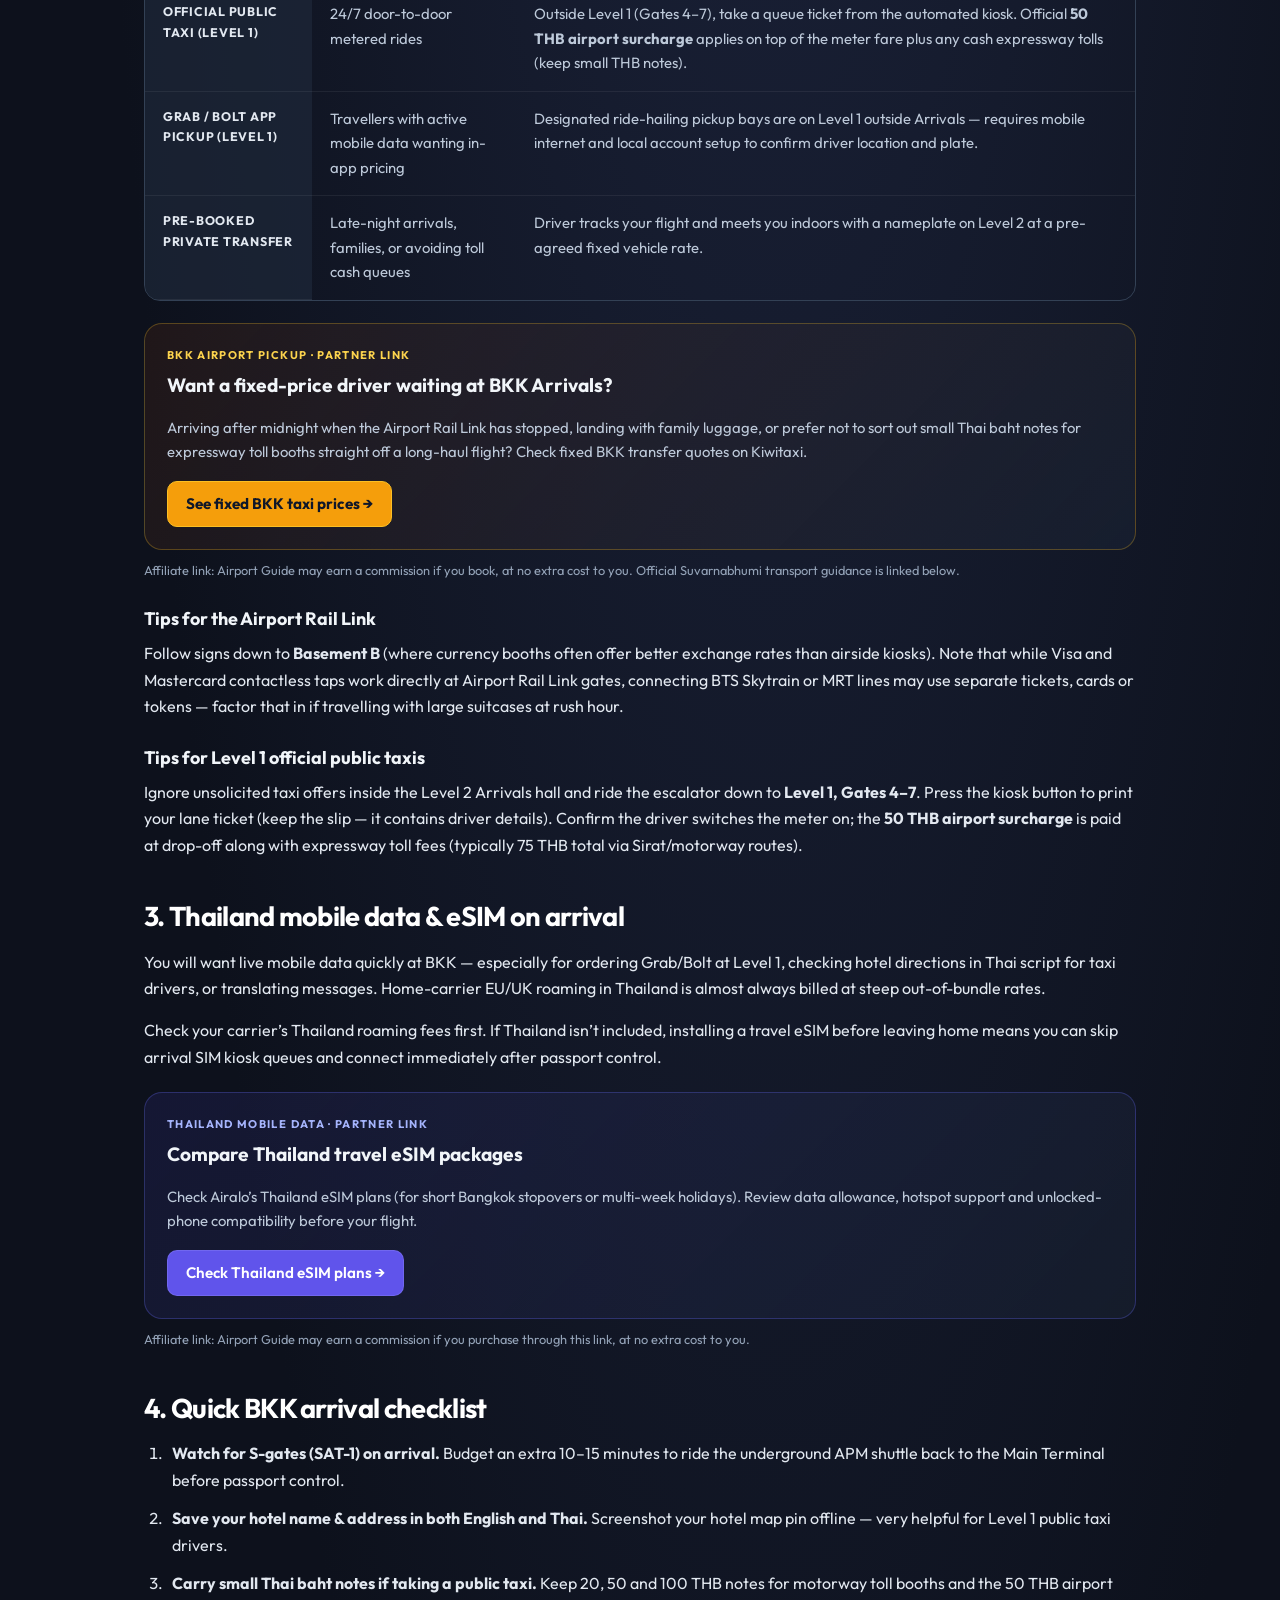
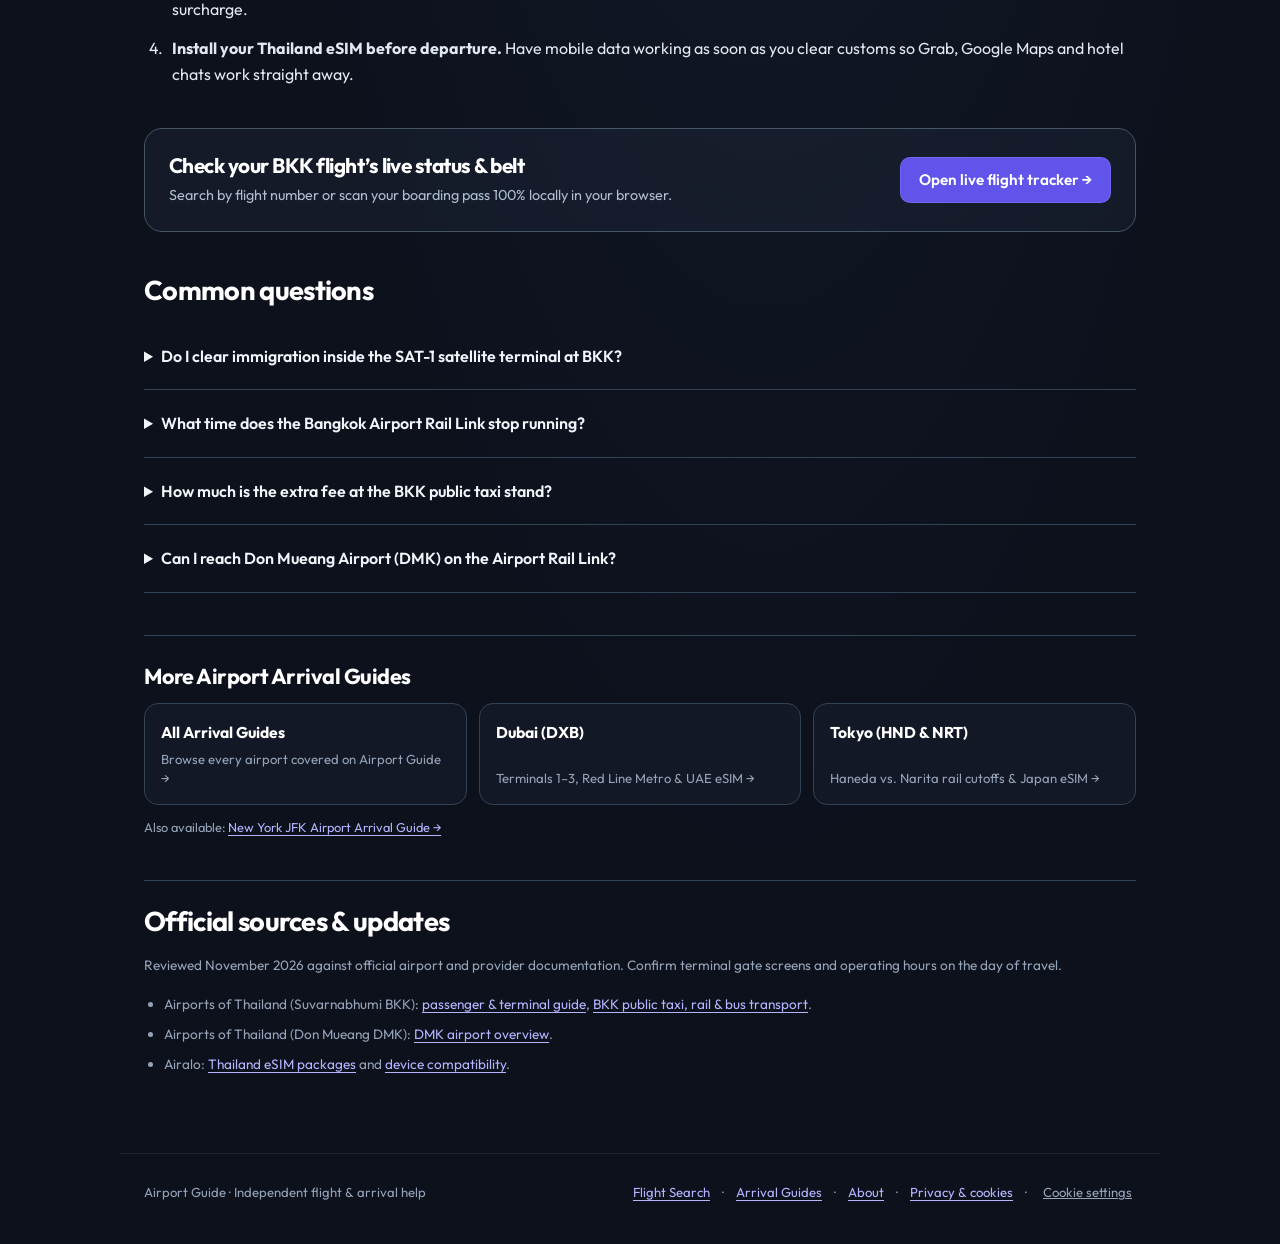
<file: guides/bangkok/index.html>
<!DOCTYPE html>
<html lang="en">
<head>
    <meta charset="UTF-8">
    <meta name="viewport" content="width=device-width, initial-scale=1.0">
    <title>Bangkok Suvarnabhumi (BKK) Arrival Guide: SAT-1, Airport Rail Link, Taxi &amp; Thailand eSIM | Airport Guide</title>
    <meta name="description" content="Flying to Bangkok Suvarnabhumi (BKK)? Navigate the SAT-1 APM shuttle, Airport Rail Link (05:30–midnight), Level 1 queue-ticket public taxis (50 THB surcharge) &amp; Thailand eSIMs.">
    <link rel="canonical" href="https://airportguideapp.com/guides/bangkok/">
    <meta property="og:type" content="article">
    <meta property="og:title" content="Bangkok Suvarnabhumi (BKK) Arrival Guide: SAT-1, Rail Link, Taxi &amp; Thailand eSIM">
    <meta property="og:description" content="Check live BKK arrival status, connect from SAT-1 satellite gates, compare Airport Rail Link vs. Level 1 public taxis, and prepare a Thailand travel eSIM.">
    <meta property="og:url" content="https://airportguideapp.com/guides/bangkok/">
    <link rel="stylesheet" href="/assets/guide.css?v=20261122-guides">
    <link rel="stylesheet" href="/assets/analytics.css?v=20261106-affiliates">
    <script src="/assets/analytics.js?v=20261122-guides" defer></script>
    <script src="/assets/partner-links.js?v=20261122-wave2" defer></script>
    <script type="application/ld+json">
    {"@context":"https://schema.org","@type":"Article","headline":"Bangkok Suvarnabhumi (BKK) Arrival Guide: SAT-1, Airport Rail Link, Taxi & Thailand eSIM","description":"Independent arrival guide to Bangkok Suvarnabhumi Airport (BKK): SAT-1 satellite APM transfer, Main Terminal levels, Airport Rail Link operating hours, official Level 1 taxi surcharge and Thailand eSIM data.","inLanguage":"en","dateModified":"2026-11-22","author":{"@type":"Organization","name":"Airport Guide","url":"https://airportguideapp.com/"},"mainEntityOfPage":"https://airportguideapp.com/guides/bangkok/"}
    </script>
</head>
<body data-guide="bangkok" data-arrival-airport="BKK">
    <a class="skip" href="#main">Skip to guide</a>
    <header class="site-header">
        <a class="brand" href="/"><span aria-hidden="true">✈</span>AIRPORT GUIDE</a>
        <a class="header-link" href="/?dest=BKK">Live BKK flight tracker →</a>
    </header>
    <main class="guide" id="main">
        <nav class="breadcrumb" aria-label="Breadcrumb"><a href="/">Airport Guide</a> / <a href="/guides/">Arrival Guides</a> / Bangkok (BKK)</nav>
        <div class="eyebrow">Bangkok Suvarnabhumi · BKK (Main Terminal &amp; SAT-1)</div>
        <h1>Arriving at Bangkok (BKK)?<br>SAT-1, Rail Link, Taxis &amp; Thailand eSIM</h1>
        <p class="intro">Know how Suvarnabhumi’s SAT-1 satellite connects to immigration, compare the Basement B Airport Rail Link against official Level 1 queue taxis into central Bangkok, and get Thailand mobile data ready before landing.</p>

        <section class="hero-flight-box" aria-labelledby="bkk-search-title">
            <div class="hero-flight-head">
                <h2 class="hero-flight-title" id="bkk-search-title">Flying to BKK? Check live gate, terminal &amp; belt</h2>
                <p class="hero-flight-sub">Instant lookup · No sign-up</p>
            </div>
            <form id="bkkFlightForm" class="hero-flight-form" action="/" method="get">
                <input type="hidden" name="dest" value="BKK">
                <label class="sr-only" for="bkkFlightInput">Flight number</label>
                <input id="bkkFlightInput" class="hero-flight-input" name="flight" type="text" placeholder="Enter flight number (e.g. TG911 or BR68)" autocomplete="off" autocapitalize="characters" spellcheck="false" required>
                <button type="submit" class="button">Check live flight →</button>
            </form>
            <p id="bkkFlightError" class="hero-flight-error" hidden></p>
            <div class="hero-flight-examples">
                <span>Try a live BKK flight:</span>
                <a class="flight-chip" href="/?flight=TG911&amp;dest=BKK">TG911 <span>LHR→BKK</span></a>
                <a class="flight-chip" href="/?flight=BR68&amp;dest=BKK">BR68 <span>LHR→BKK</span></a>
                <a class="flight-chip" href="/?flight=EK372&amp;dest=BKK">EK372 <span>DXB→BKK</span></a>
            </div>
        </section>

        <p class="reviewed">Information checked November 2026 · Independent arrival guide</p>
        <p class="airport-note"><strong>Check your Bangkok airport code (BKK vs. DMK).</strong> Long-haul flights use <strong>Suvarnabhumi (BKK)</strong> east of the city. Regional low-cost airlines (such as AirAsia and Nok Air) often land at <strong>Don Mueang (DMK)</strong> north of Bangkok — the BKK Airport Rail Link does not serve DMK.</p>

        <nav class="jump-links" aria-label="In this guide">
            <a href="#terminals">Main Terminal &amp; SAT-1</a>
            <a href="#transport">Rail Link vs. Taxi</a>
            <a href="#mobile-data">Thailand eSIM &amp; Data</a>
            <a href="#arrival-checklist">Arrival Checklist</a>
            <a href="#questions">Common Questions</a>
        </nav>

        <section class="section" id="terminals" aria-labelledby="terminals-title">
            <h2 id="terminals-title">1. Main Terminal, SAT-1 &amp; floor levels at BKK</h2>
            <p>Suvarnabhumi is one huge terminal complex with an attached satellite building (SAT-1). Follow signage vertically — international arrivals, taxis and trains are stacked on different floors.</p>
            <div class="terminal-grid">
                <div class="terminal-card">
                    <span class="terminal-badge">Main Terminal</span>
                    <h3>Concourses A–G</h3>
                    <p>Houses Immigration, baggage reclaim, customs, hotel meet-and-greet points and every street/rail transport exit into Bangkok.</p>
                </div>
                <div class="terminal-card">
                    <span class="terminal-badge warn">SAT-1 · APM Shuttle</span>
                    <h3>Satellite 1 Concourse</h3>
                    <p><strong>No direct rail or street exit at SAT-1.</strong> If your aircraft docks at an S-gate, take the free underground <strong>Automated People Mover (APM)</strong> (~2–3 min) to the Main Terminal for passport control and luggage.</p>
                </div>
                <div class="terminal-card">
                    <span class="terminal-badge">Floor Levels</span>
                    <h3>L2 Arrivals · L1 Taxis · B Train</h3>
                    <p>Exit Customs on <strong>Level 2</strong>. Head down one floor to <strong>Level 1</strong> (Gates 4–7) for metered public taxis, Grab pickup and buses, or go down to <strong>Basement B</strong> for the Airport Rail Link.</p>
                </div>
            </div>
        </section>

        <section class="section" id="transport" aria-labelledby="transport-title">
            <h2 id="transport-title">2. Getting from BKK into Bangkok</h2>
            <p>Bangkok expressway traffic can slow road rides significantly at peak hours and during heavy rain, while late-night landings fall after the Airport Rail Link’s midnight cutoff.</p>
            <div class="comparison-wrap" role="region" aria-label="Compare airport transport" tabindex="0">
                <table>
                    <thead><tr><th scope="col">Option</th><th scope="col">Best for</th><th scope="col">What to know before landing</th></tr></thead>
                    <tbody>
                        <tr><th scope="row">Airport Rail Link (Basement B)</th><td>Daytime arrivals heading near BTS Skytrain or MRT</td><td>Runs daily roughly <strong>05:30–00:00</strong> every ~10–12 min (~15–45 THB; ~25–30 min to Phaya Thai). Accepts tokens or contactless Visa/Mastercard at the gates; connect at Makkasan (MRT Phetchaburi) or Phaya Thai (BTS Sukhumvit Line).</td></tr>
                        <tr><th scope="row">Official Public Taxi (Level 1)</th><td>24/7 door-to-door metered rides</td><td>Outside Level 1 (Gates 4–7), take a queue ticket from the automated kiosk. Official <strong>50 THB airport surcharge</strong> applies on top of the meter fare plus any cash expressway tolls (keep small THB notes).</td></tr>
                        <tr><th scope="row">Grab / Bolt App Pickup (Level 1)</th><td>Travellers with active mobile data wanting in-app pricing</td><td>Designated ride-hailing pickup bays are on Level 1 outside Arrivals — requires mobile internet and local account setup to confirm driver location and plate.</td></tr>
                        <tr><th scope="row">Pre-booked Private Transfer</th><td>Late-night arrivals, families, or avoiding toll cash queues</td><td>Driver tracks your flight and meets you indoors with a nameplate on Level 2 at a pre-agreed fixed vehicle rate.</td></tr>
                    </tbody>
                </table>
            </div>

            <article class="offer transfer" data-offer-card>
                <span class="offer-label">BKK Airport Pickup · Partner link</span>
                <h3>Want a fixed-price driver waiting at BKK Arrivals?</h3>
                <p>Arriving after midnight when the Airport Rail Link has stopped, landing with family luggage, or prefer not to sort out small Thai baht notes for expressway toll booths straight off a long-haul flight? Check fixed BKK transfer quotes on Kiwitaxi.</p>
                <a class="button amber" href="https://kiwitaxi.tpo.mx/yBxchSrN" target="_blank" rel="noopener sponsored" data-provider="kiwitaxi" data-placement="bangkok_guide">See fixed BKK taxi prices →</a>
            </article>
            <p class="disclosure">Affiliate link: Airport Guide may earn a commission if you book, at no extra cost to you. Official Suvarnabhumi transport guidance is linked below.</p>

            <h3>Tips for the Airport Rail Link</h3>
            <p>Follow signs down to <strong>Basement B</strong> (where currency booths often offer better exchange rates than airside kiosks). Note that while Visa and Mastercard contactless taps work directly at Airport Rail Link gates, connecting BTS Skytrain or MRT lines may use separate tickets, cards or tokens — factor that in if travelling with large suitcases at rush hour.</p>

            <h3>Tips for Level 1 official public taxis</h3>
            <p>Ignore unsolicited taxi offers inside the Level 2 Arrivals hall and ride the escalator down to <strong>Level 1, Gates 4–7</strong>. Press the kiosk button to print your lane ticket (keep the slip — it contains driver details). Confirm the driver switches the meter on; the <strong>50 THB airport surcharge</strong> is paid at drop-off along with expressway toll fees (typically 75 THB total via Sirat/motorway routes).</p>
        </section>

        <section class="section" id="mobile-data" aria-labelledby="mobile-title">
            <h2 id="mobile-title">3. Thailand mobile data &amp; eSIM on arrival</h2>
            <p>You will want live mobile data quickly at BKK — especially for ordering Grab/Bolt at Level 1, checking hotel directions in Thai script for taxi drivers, or translating messages. Home-carrier EU/UK roaming in Thailand is almost always billed at steep out-of-bundle rates.</p>
            <p>Check your carrier’s Thailand roaming fees first. If Thailand isn’t included, installing a travel eSIM before leaving home means you can skip arrival SIM kiosk queues and connect immediately after passport control.</p>

            <article class="offer" data-offer-card>
                <span class="offer-label">Thailand Mobile Data · Partner link</span>
                <h3>Compare Thailand travel eSIM packages</h3>
                <p>Check Airalo’s Thailand eSIM plans (for short Bangkok stopovers or multi-week holidays). Review data allowance, hotspot support and unlocked-phone compatibility before your flight.</p>
                <a class="button" href="https://airalo.pxf.io/B5gXNW" target="_blank" rel="noopener sponsored" data-provider="airalo" data-placement="bangkok_guide">Check Thailand eSIM plans →</a>
            </article>
            <p class="disclosure">Affiliate link: Airport Guide may earn a commission if you purchase through this link, at no extra cost to you.</p>
        </section>

        <section class="section" id="arrival-checklist" aria-labelledby="checklist-title">
            <h2 id="checklist-title">4. Quick BKK arrival checklist</h2>
            <ol class="steps">
                <li><strong>Watch for S-gates (SAT-1) on arrival.</strong> Budget an extra 10–15 minutes to ride the underground APM shuttle back to the Main Terminal before passport control.</li>
                <li><strong>Save your hotel name &amp; address in both English and Thai.</strong> Screenshot your hotel map pin offline — very helpful for Level 1 public taxi drivers.</li>
                <li><strong>Carry small Thai baht notes if taking a public taxi.</strong> Keep 20, 50 and 100 THB notes for motorway toll booths and the 50 THB airport surcharge.</li>
                <li><strong>Install your Thailand eSIM before departure.</strong> Have mobile data working as soon as you clear customs so Grab, Google Maps and hotel chats work straight away.</li>
            </ol>
        </section>

        <section class="flight-cta" aria-label="Find your flight">
            <div>
                <h2>Check your BKK flight’s live status &amp; belt</h2>
                <p>Search by flight number or scan your boarding pass 100% locally in your browser.</p>
            </div>
            <a class="button" href="/?dest=BKK">Open live flight tracker →</a>
        </section>

        <section class="section" id="questions" aria-labelledby="questions-title">
            <h2 id="questions-title">Common questions</h2>
            <details><summary>Do I clear immigration inside the SAT-1 satellite terminal at BKK?</summary><p>No — passengers arriving at SAT-1 (S-gates) ride the free underground Automated People Mover (APM) train to the Main Terminal first, where all immigration, baggage belts and transport exits are located.</p></details>
            <details><summary>What time does the Bangkok Airport Rail Link stop running?</summary><p>The Airport Rail Link operates roughly from 05:30 until around midnight daily. If your flight lands late in the evening — factoring in immigration and baggage reclaim — plan a Level 1 metered taxi, Grab or pre-booked private transfer instead.</p></details>
            <details><summary>How much is the extra fee at the BKK public taxi stand?</summary><p>Every metered taxi departing from the Level 1 public taxi kiosks carries a mandatory <strong>50 THB airport surcharge</strong>, plus expressway tolls paid by the passenger along the route into Bangkok.</p></details>
            <details><summary>Can I reach Don Mueang Airport (DMK) on the Airport Rail Link?</summary><p>No. The Airport Rail Link serves BKK only. If transferring between BKK and DMK, look for the free AOT inter-airport shuttle bus (with valid same-day onward DMK flight confirmation) or allow 60–90+ minutes by road depending on traffic.</p></details>
        </section>

        <section class="related-guides" aria-labelledby="related-title">
            <h2 id="related-title">More Airport Arrival Guides</h2>
            <div class="related-grid">
                <a class="related-card" href="/guides/" data-guide-link data-guide="hub" data-placement="bangkok_guide">
                    <strong>All Arrival Guides</strong>
                    <span>Browse every airport covered on Airport Guide →</span>
                </a>
                <a class="related-card" href="/guides/dubai/" data-guide-link data-guide="dubai" data-placement="bangkok_guide">
                    <strong>Dubai (DXB)</strong>
                    <span>Terminals 1–3, Red Line Metro &amp; UAE eSIM →</span>
                </a>
                <a class="related-card" href="/guides/tokyo/" data-guide-link data-guide="tokyo" data-placement="bangkok_guide">
                    <strong>Tokyo (HND &amp; NRT)</strong>
                    <span>Haneda vs. Narita rail cutoffs &amp; Japan eSIM →</span>
                </a>
            </div>
            <p class="disclosure" style="margin-top: 12px;">Also available: <a href="/guides/jfk/" data-guide-link data-guide="jfk" data-placement="bangkok_guide">New York JFK Airport Arrival Guide →</a></p>
        </section>

        <section class="section sources" aria-labelledby="sources-title">
            <h2 id="sources-title">Official sources &amp; updates</h2>
            <p>Reviewed November 2026 against official airport and provider documentation. Confirm terminal gate screens and operating hours on the day of travel.</p>
            <ul>
                <li>Airports of Thailand (Suvarnabhumi BKK): <a href="https://suvarnabhumi.airportthai.co.th/">passenger &amp; terminal guide</a>, <a href="https://suvarnabhumi.airportthai.co.th/service/transportation">BKK public taxi, rail &amp; bus transport</a>.</li>
                <li>Airports of Thailand (Don Mueang DMK): <a href="https://donmueang.airportthai.co.th/">DMK airport overview</a>.</li>
                <li>Airalo: <a href="https://www.airalo.com/thailand-esim">Thailand eSIM packages</a> and <a href="https://www.airalo.com/how-airalo-works/device-compatibility">device compatibility</a>.</li>
            </ul>
        </section>
    </main>
    <footer class="site-footer">
        <span>Airport Guide · Independent flight &amp; arrival help</span>
        <nav class="footer-nav" aria-label="Footer">
            <a href="/">Flight Search</a> ·
            <a href="/guides/" data-guide-link data-guide="hub" data-placement="footer">Arrival Guides</a> ·
            <a href="/about/">About</a> ·
            <a href="/privacy/">Privacy &amp; cookies</a> ·
            <button class="ag-cookie-settings" type="button" data-cookie-settings>Cookie settings</button>
        </nav>
    </footer>
    <script>
    (function () {
        var form = document.getElementById('bkkFlightForm');
        var input = document.getElementById('bkkFlightInput');
        var error = document.getElementById('bkkFlightError');
        if (!form || !input) return;
        function normalize(value) {
            var q = String(value || '').trim().toUpperCase().replace(/\s+/g, '');
            var parts = q.match(/^([A-Z]{2,3}|[A-Z]\d|\d[A-Z])(\d+[A-Z]?)$/);
            if (!parts) return q;
            var num = parts[2].replace(/^0+(?=\d)/, '');
            var cand = parts[1] + num;
            return (/^[A-Z0-9]{3,8}$/.test(cand) && /\d/.test(cand)) ? cand : q;
        }
        form.addEventListener('submit', function (e) {
            e.preventDefault();
            var flight = normalize(input.value);
            if (!/^[A-Z0-9]{3,8}$/.test(flight) || !/\d/.test(flight)) {
                if (error) {
                    error.textContent = 'Enter a valid flight number, for example TG911 or BR68.';
                    error.hidden = false;
                }
                input.focus();
                return;
            }
            if (error) error.hidden = true;
            var target = new URL('/', location.origin);
            target.searchParams.set('flight', flight);
            target.searchParams.set('dest', 'BKK');
            var campaign = window.AirportGuideAnalytics && window.AirportGuideAnalytics.campaign;
            if (campaign) {
                Object.keys(campaign).forEach(function (key) {
                    target.searchParams.set(key, campaign[key]);
                });
            }
            location.href = target.href;
        });
    })();
    </script>
</body>
</html>
</file>
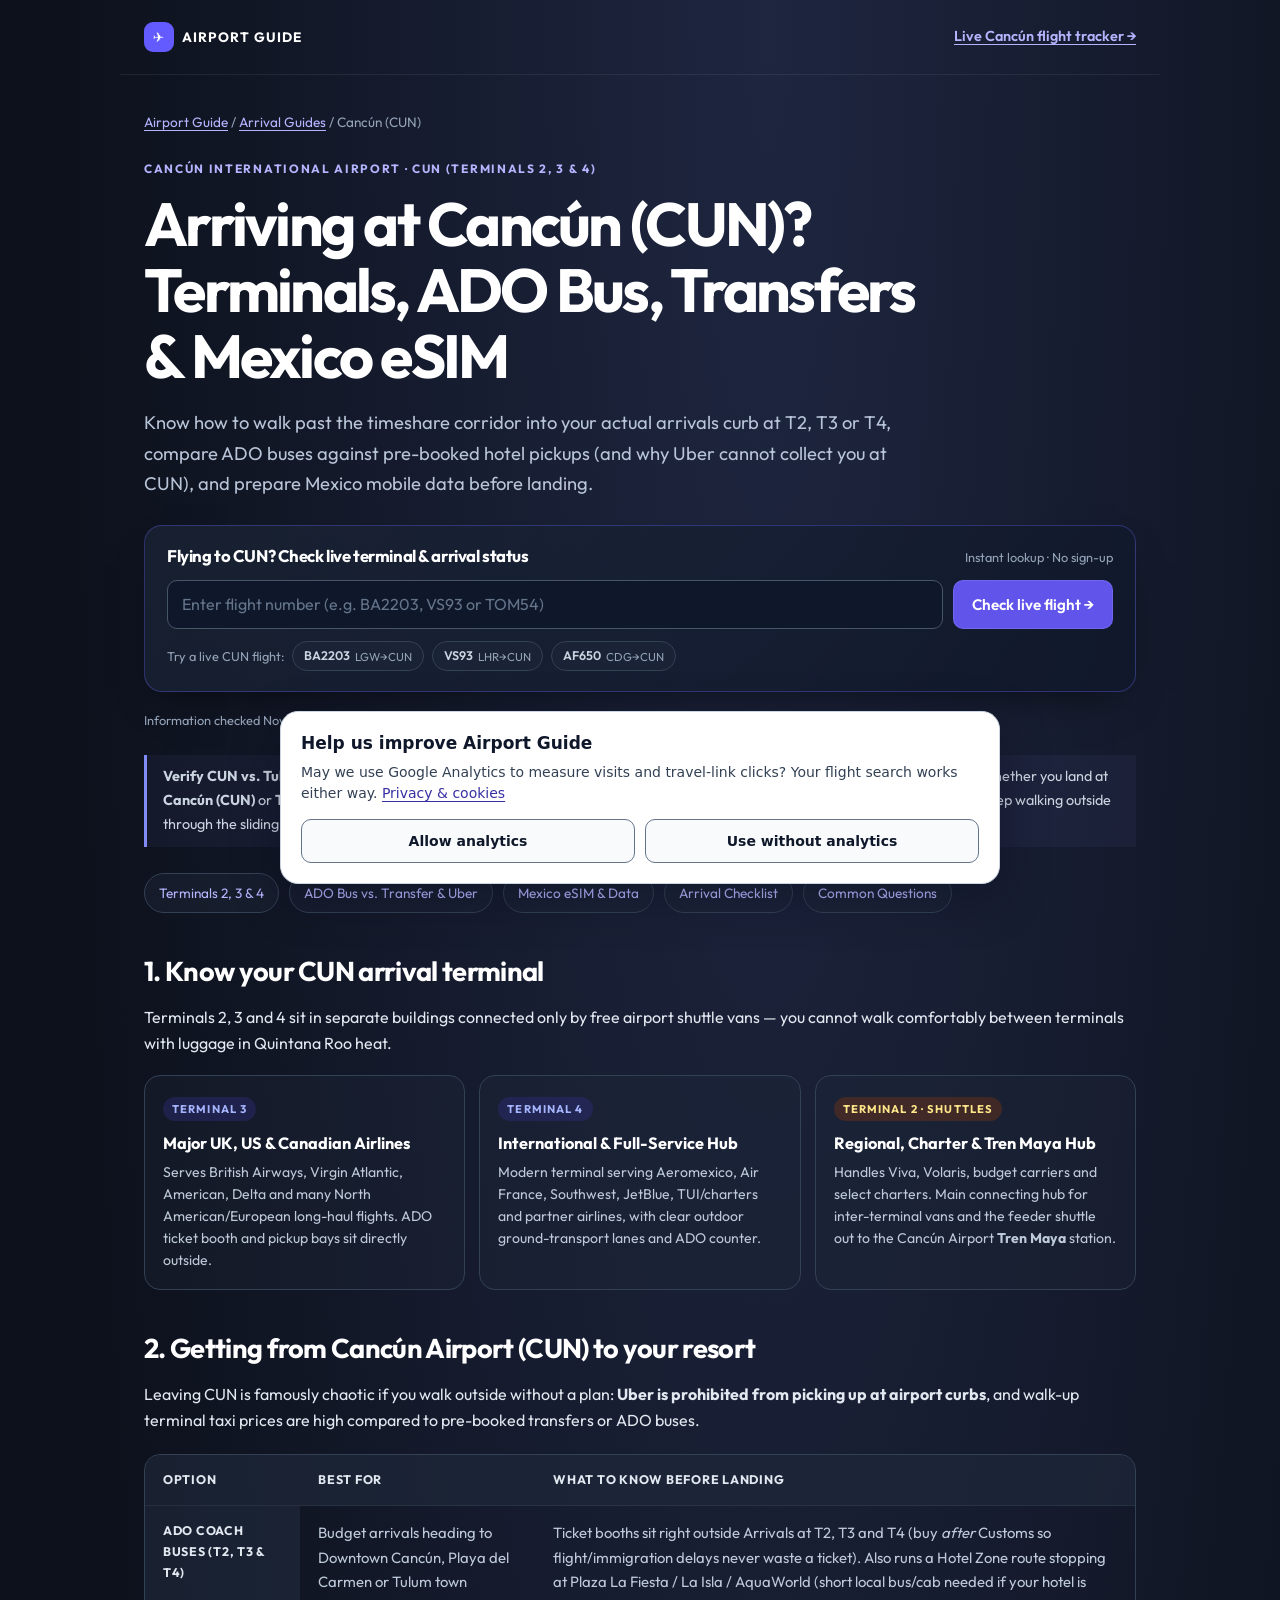
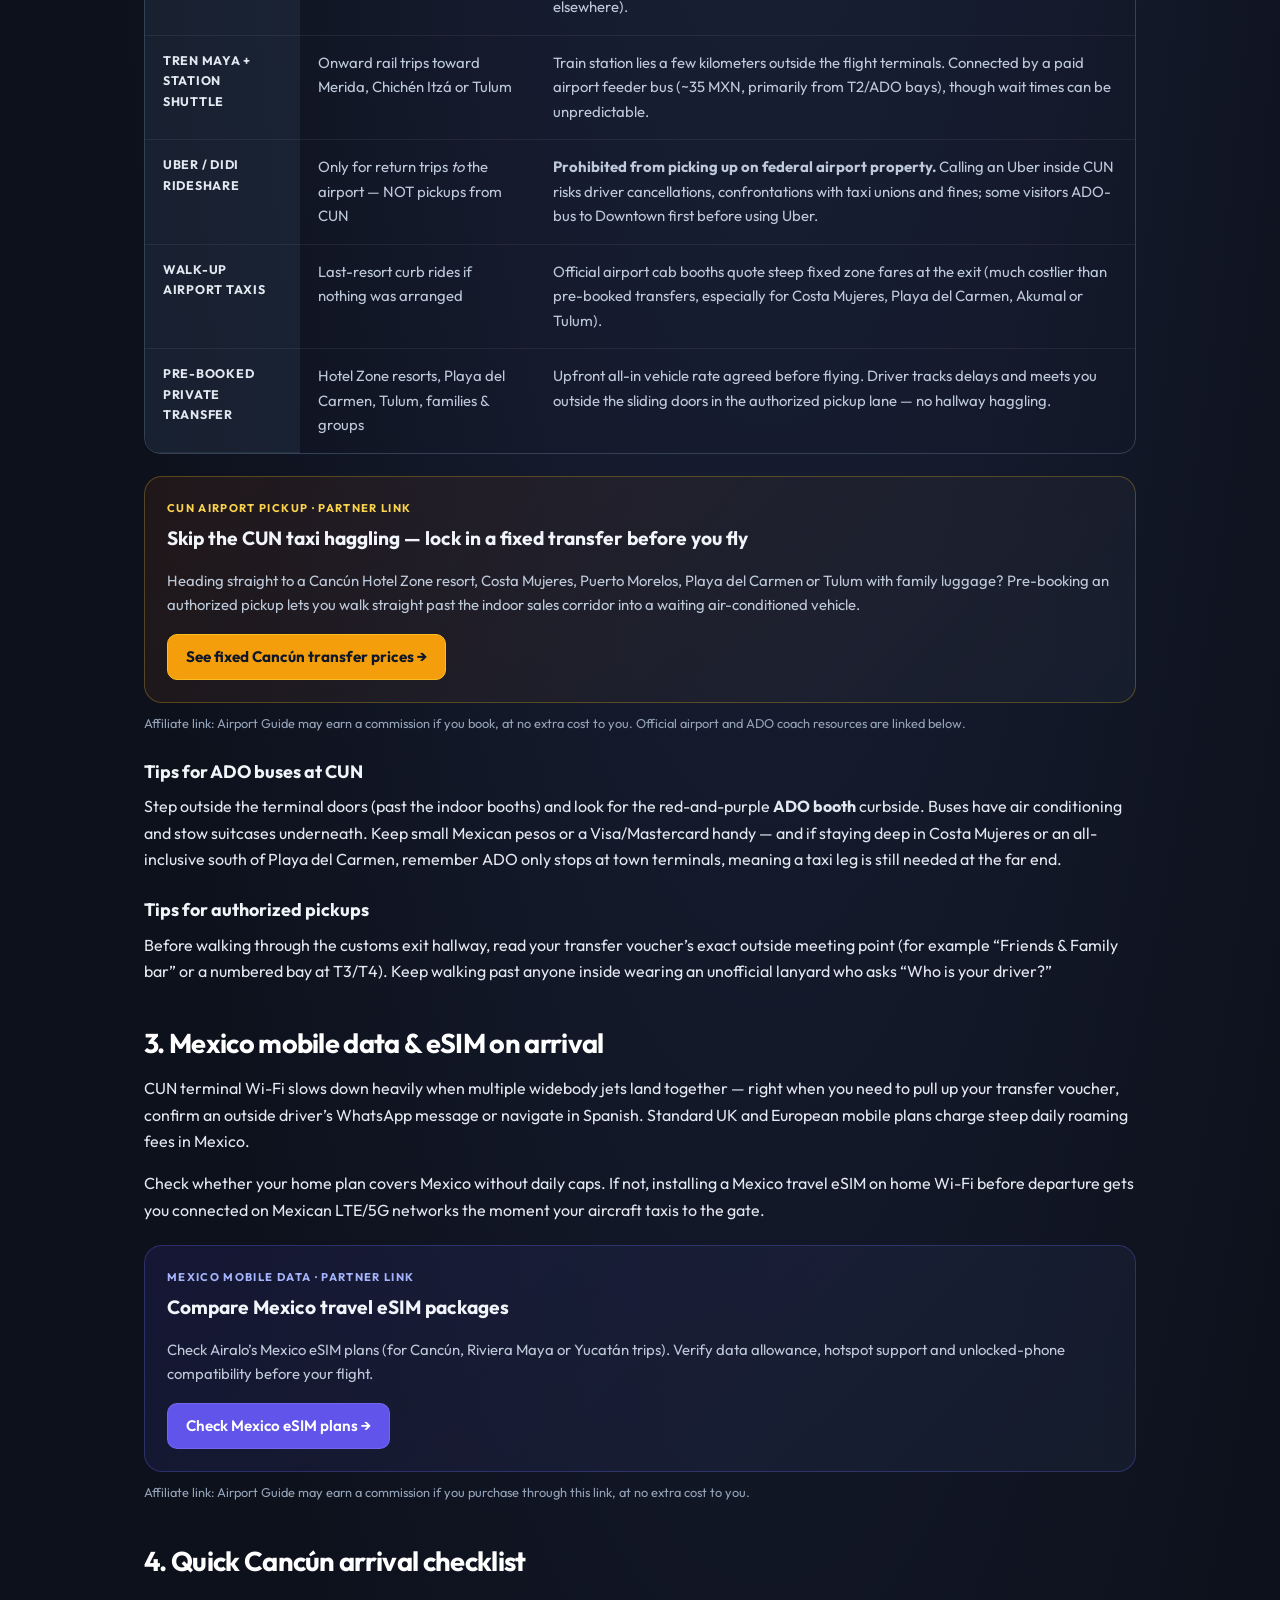
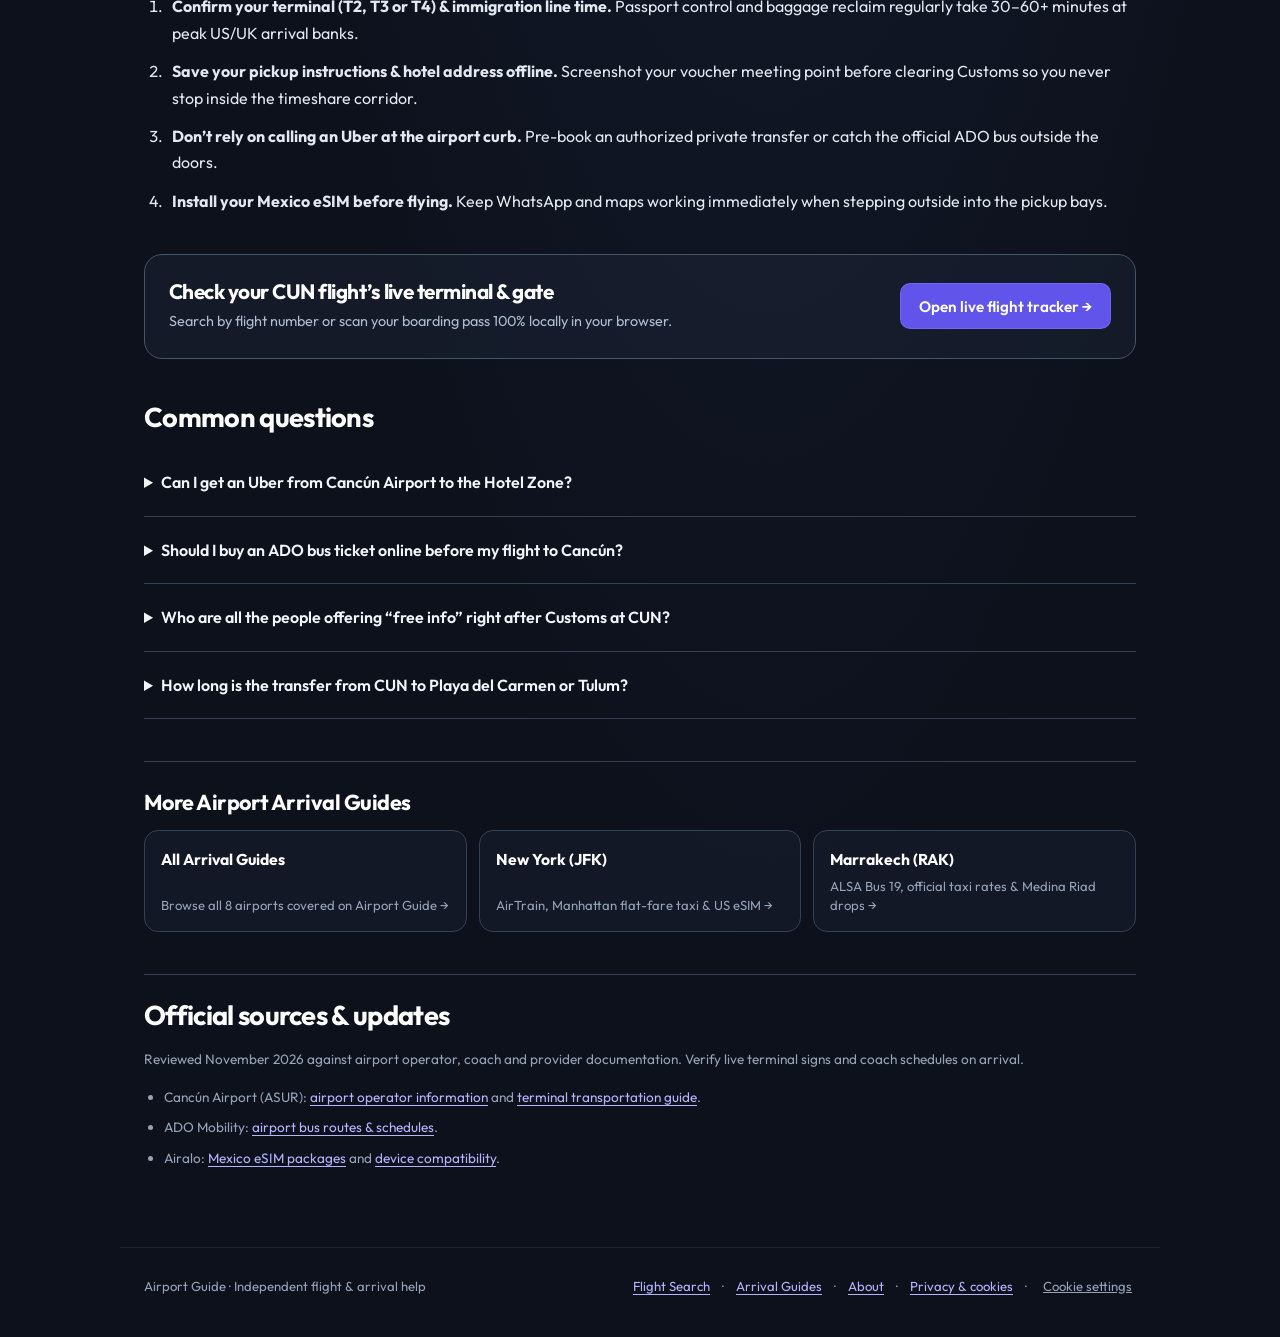
<file: guides/cancun/index.html>
<!DOCTYPE html>
<html lang="en">
<head>
    <meta charset="UTF-8">
    <meta name="viewport" content="width=device-width, initial-scale=1.0">
    <title>Cancún Airport (CUN) Arrival Guide: Terminals 2–4, ADO Bus, Uber Ban &amp; Mexico eSIM | Airport Guide</title>
    <meta name="description" content="Flying to Cancún (CUN)? Navigate Terminals 2, 3 &amp; 4, avoid arrival hall touts &amp; the federal Uber pickup ban, compare ADO buses vs. pre-booked transfers, and get Mexico eSIM data.">
    <link rel="canonical" href="https://airportguideapp.com/guides/cancun/">
    <meta property="og:type" content="article">
    <meta property="og:title" content="Cancún Airport (CUN) Arrival Guide: Terminals 2–4, ADO Bus &amp; Mexico eSIM">
    <meta property="og:description" content="Check live CUN terminal &amp; status, compare ADO buses outside T2/T3/T4 against pre-booked hotel shuttles (and why Uber cannot pick up), plus Mexico eSIM options.">
    <meta property="og:url" content="https://airportguideapp.com/guides/cancun/">
    <link rel="stylesheet" href="/assets/guide.css?v=20261122-guides">
    <link rel="stylesheet" href="/assets/analytics.css?v=20261106-affiliates">
    <script src="/assets/analytics.js?v=20261122-guides" defer></script>
    <script src="/assets/partner-links.js?v=20261122-wave2" defer></script>
    <script type="application/ld+json">
    {"@context":"https://schema.org","@type":"Article","headline":"Cancún Airport (CUN) Arrival Guide: Terminals 2–4, ADO Bus, Uber Ban & Mexico eSIM","description":"Independent arrival guide to Cancún International Airport (CUN): Terminals 2, 3 and 4, ADO bus connections to Cancún Downtown, Hotel Zone, Playa del Carmen and Tulum, Tren Maya shuttle details, federal airport rideshare restrictions and Mexico eSIM data.","inLanguage":"en","dateModified":"2026-11-22","author":{"@type":"Organization","name":"Airport Guide","url":"https://airportguideapp.com/"},"mainEntityOfPage":"https://airportguideapp.com/guides/cancun/"}
    </script>
</head>
<body data-guide="cancun" data-arrival-airport="CUN">
    <a class="skip" href="#main">Skip to guide</a>
    <header class="site-header">
        <a class="brand" href="/"><span aria-hidden="true">✈</span>AIRPORT GUIDE</a>
        <a class="header-link" href="/?dest=CUN">Live Cancún flight tracker →</a>
    </header>
    <main class="guide" id="main">
        <nav class="breadcrumb" aria-label="Breadcrumb"><a href="/">Airport Guide</a> / <a href="/guides/">Arrival Guides</a> / Cancún (CUN)</nav>
        <div class="eyebrow">Cancún International Airport · CUN (Terminals 2, 3 &amp; 4)</div>
        <h1>Arriving at Cancún (CUN)?<br>Terminals, ADO Bus, Transfers &amp; Mexico eSIM</h1>
        <p class="intro">Know how to walk past the timeshare corridor into your actual arrivals curb at T2, T3 or T4, compare ADO buses against pre-booked hotel pickups (and why Uber cannot collect you at CUN), and prepare Mexico mobile data before landing.</p>

        <section class="hero-flight-box" aria-labelledby="cun-search-title">
            <div class="hero-flight-head">
                <h2 class="hero-flight-title" id="cun-search-title">Flying to CUN? Check live terminal &amp; arrival status</h2>
                <p class="hero-flight-sub">Instant lookup · No sign-up</p>
            </div>
            <form id="cancunFlightForm" class="hero-flight-form" action="/" method="get">
                <input type="hidden" name="dest" value="CUN">
                <label class="sr-only" for="cancunFlightInput">Flight number</label>
                <input id="cancunFlightInput" class="hero-flight-input" name="flight" type="text" placeholder="Enter flight number (e.g. BA2203, VS93 or TOM54)" autocomplete="off" autocapitalize="characters" spellcheck="false" required>
                <button type="submit" class="button">Check live flight →</button>
            </form>
            <p id="cancunFlightError" class="hero-flight-error" hidden></p>
            <div class="hero-flight-examples">
                <span>Try a live CUN flight:</span>
                <a class="flight-chip" href="/?flight=BA2203&amp;dest=CUN">BA2203 <span>LGW→CUN</span></a>
                <a class="flight-chip" href="/?flight=VS93&amp;dest=CUN">VS93 <span>LHR→CUN</span></a>
                <a class="flight-chip" href="/?flight=AF650&amp;dest=CUN">AF650 <span>CDG→CUN</span></a>
            </div>
        </section>

        <p class="reviewed">Information checked November 2026 · Independent arrival guide</p>
        <p class="airport-note"><strong>Verify CUN vs. Tulum Airport (TQO) — and watch out for the indoor “shark tank” hallway.</strong> If your resort is near Tulum, confirm whether you land at <strong>Cancún (CUN)</strong> or <strong>Tulum (TQO)</strong>. At CUN, ignore salespeople inside the hallway after Customs offering “free maps” or “taxi help” — keep walking outside through the sliding doors to official ADO counters or pre-booked pickup bays.</p>

        <nav class="jump-links" aria-label="In this guide">
            <a href="#terminals">Terminals 2, 3 &amp; 4</a>
            <a href="#transport">ADO Bus vs. Transfer &amp; Uber</a>
            <a href="#mobile-data">Mexico eSIM &amp; Data</a>
            <a href="#arrival-checklist">Arrival Checklist</a>
            <a href="#questions">Common Questions</a>
        </nav>

        <section class="section" id="terminals" aria-labelledby="terminals-title">
            <h2 id="terminals-title">1. Know your CUN arrival terminal</h2>
            <p>Terminals 2, 3 and 4 sit in separate buildings connected only by free airport shuttle vans — you cannot walk comfortably between terminals with luggage in Quintana Roo heat.</p>
            <div class="terminal-grid">
                <div class="terminal-card">
                    <span class="terminal-badge">Terminal 3</span>
                    <h3>Major UK, US &amp; Canadian Airlines</h3>
                    <p>Serves British Airways, Virgin Atlantic, American, Delta and many North American/European long-haul flights. ADO ticket booth and pickup bays sit directly outside.</p>
                </div>
                <div class="terminal-card">
                    <span class="terminal-badge">Terminal 4</span>
                    <h3>International &amp; Full-Service Hub</h3>
                    <p>Modern terminal serving Aeromexico, Air France, Southwest, JetBlue, TUI/charters and partner airlines, with clear outdoor ground-transport lanes and ADO counter.</p>
                </div>
                <div class="terminal-card">
                    <span class="terminal-badge warn">Terminal 2 · Shuttles</span>
                    <h3>Regional, Charter &amp; Tren Maya Hub</h3>
                    <p>Handles Viva, Volaris, budget carriers and select charters. Main connecting hub for inter-terminal vans and the feeder shuttle out to the Cancún Airport <strong>Tren Maya</strong> station.</p>
                </div>
            </div>
        </section>

        <section class="section" id="transport" aria-labelledby="transport-title">
            <h2 id="transport-title">2. Getting from Cancún Airport (CUN) to your resort</h2>
            <p>Leaving CUN is famously chaotic if you walk outside without a plan: <strong>Uber is prohibited from picking up at airport curbs</strong>, and walk-up terminal taxi prices are high compared to pre-booked transfers or ADO buses.</p>
            <div class="comparison-wrap" role="region" aria-label="Compare airport transport" tabindex="0">
                <table>
                    <thead><tr><th scope="col">Option</th><th scope="col">Best for</th><th scope="col">What to know before landing</th></tr></thead>
                    <tbody>
                        <tr><th scope="row">ADO Coach Buses (T2, T3 &amp; T4)</th><td>Budget arrivals heading to Downtown Cancún, Playa del Carmen or Tulum town</td><td>Ticket booths sit right outside Arrivals at T2, T3 and T4 (buy <em>after</em> Customs so flight/immigration delays never waste a ticket). Also runs a Hotel Zone route stopping at Plaza La Fiesta / La Isla / AquaWorld (short local bus/cab needed if your hotel is elsewhere).</td></tr>
                        <tr><th scope="row">Tren Maya + Station Shuttle</th><td>Onward rail trips toward Merida, Chichén Itzá or Tulum</td><td>Train station lies a few kilometers outside the flight terminals. Connected by a paid airport feeder bus (~35 MXN, primarily from T2/ADO bays), though wait times can be unpredictable.</td></tr>
                        <tr><th scope="row">Uber / DiDi Rideshare</th><td>Only for return trips <em>to</em> the airport — NOT pickups from CUN</td><td><strong>Prohibited from picking up on federal airport property.</strong> Calling an Uber inside CUN risks driver cancellations, confrontations with taxi unions and fines; some visitors ADO-bus to Downtown first before using Uber.</td></tr>
                        <tr><th scope="row">Walk-up Airport Taxis</th><td>Last-resort curb rides if nothing was arranged</td><td>Official airport cab booths quote steep fixed zone fares at the exit (much costlier than pre-booked transfers, especially for Costa Mujeres, Playa del Carmen, Akumal or Tulum).</td></tr>
                        <tr><th scope="row">Pre-booked Private Transfer</th><td>Hotel Zone resorts, Playa del Carmen, Tulum, families &amp; groups</td><td>Upfront all-in vehicle rate agreed before flying. Driver tracks delays and meets you outside the sliding doors in the authorized pickup lane — no hallway haggling.</td></tr>
                    </tbody>
                </table>
            </div>

            <article class="offer transfer" data-offer-card>
                <span class="offer-label">CUN Airport Pickup · Partner link</span>
                <h3>Skip the CUN taxi haggling — lock in a fixed transfer before you fly</h3>
                <p>Heading straight to a Cancún Hotel Zone resort, Costa Mujeres, Puerto Morelos, Playa del Carmen or Tulum with family luggage? Pre-booking an authorized pickup lets you walk straight past the indoor sales corridor into a waiting air-conditioned vehicle.</p>
                <a class="button amber" href="https://kiwitaxi.tpo.mx/egoulI9f" target="_blank" rel="noopener sponsored" data-provider="kiwitaxi" data-placement="cancun_guide">See fixed Cancún transfer prices →</a>
            </article>
            <p class="disclosure">Affiliate link: Airport Guide may earn a commission if you book, at no extra cost to you. Official airport and ADO coach resources are linked below.</p>

            <h3>Tips for ADO buses at CUN</h3>
            <p>Step outside the terminal doors (past the indoor booths) and look for the red-and-purple <strong>ADO booth</strong> curbside. Buses have air conditioning and stow suitcases underneath. Keep small Mexican pesos or a Visa/Mastercard handy — and if staying deep in Costa Mujeres or an all-inclusive south of Playa del Carmen, remember ADO only stops at town terminals, meaning a taxi leg is still needed at the far end.</p>

            <h3>Tips for authorized pickups</h3>
            <p>Before walking through the customs exit hallway, read your transfer voucher’s exact outside meeting point (for example “Friends &amp; Family bar” or a numbered bay at T3/T4). Keep walking past anyone inside wearing an unofficial lanyard who asks “Who is your driver?”</p>
        </section>

        <section class="section" id="mobile-data" aria-labelledby="mobile-title">
            <h2 id="mobile-title">3. Mexico mobile data &amp; eSIM on arrival</h2>
            <p>CUN terminal Wi-Fi slows down heavily when multiple widebody jets land together — right when you need to pull up your transfer voucher, confirm an outside driver’s WhatsApp message or navigate in Spanish. Standard UK and European mobile plans charge steep daily roaming fees in Mexico.</p>
            <p>Check whether your home plan covers Mexico without daily caps. If not, installing a Mexico travel eSIM on home Wi-Fi before departure gets you connected on Mexican LTE/5G networks the moment your aircraft taxis to the gate.</p>

            <article class="offer" data-offer-card>
                <span class="offer-label">Mexico Mobile Data · Partner link</span>
                <h3>Compare Mexico travel eSIM packages</h3>
                <p>Check Airalo’s Mexico eSIM plans (for Cancún, Riviera Maya or Yucatán trips). Verify data allowance, hotspot support and unlocked-phone compatibility before your flight.</p>
                <a class="button" href="https://airalo.pxf.io/GbWjP9" target="_blank" rel="noopener sponsored" data-provider="airalo" data-placement="cancun_guide">Check Mexico eSIM plans →</a>
            </article>
            <p class="disclosure">Affiliate link: Airport Guide may earn a commission if you purchase through this link, at no extra cost to you.</p>
        </section>

        <section class="section" id="arrival-checklist" aria-labelledby="checklist-title">
            <h2 id="checklist-title">4. Quick Cancún arrival checklist</h2>
            <ol class="steps">
                <li><strong>Confirm your terminal (T2, T3 or T4) &amp; immigration line time.</strong> Passport control and baggage reclaim regularly take 30–60+ minutes at peak US/UK arrival banks.</li>
                <li><strong>Save your pickup instructions &amp; hotel address offline.</strong> Screenshot your voucher meeting point before clearing Customs so you never stop inside the timeshare corridor.</li>
                <li><strong>Don’t rely on calling an Uber at the airport curb.</strong> Pre-book an authorized private transfer or catch the official ADO bus outside the doors.</li>
                <li><strong>Install your Mexico eSIM before flying.</strong> Keep WhatsApp and maps working immediately when stepping outside into the pickup bays.</li>
            </ol>
        </section>

        <section class="flight-cta" aria-label="Find your flight">
            <div>
                <h2>Check your CUN flight’s live terminal &amp; gate</h2>
                <p>Search by flight number or scan your boarding pass 100% locally in your browser.</p>
            </div>
            <a class="button" href="/?dest=CUN">Open live flight tracker →</a>
        </section>

        <section class="section" id="questions" aria-labelledby="questions-title">
            <h2 id="questions-title">Common questions</h2>
            <details><summary>Can I get an Uber from Cancún Airport to the Hotel Zone?</summary><p>No — federal airport rules ban Uber and other rideshare pickups on Cancún Airport grounds. You can take an Uber <em>to</em> CUN for departure, or take an ADO bus into Downtown Cancún and order an Uber from there, otherwise use a pre-booked transfer or official airport cab.</p></details>
            <details><summary>Should I buy an ADO bus ticket online before my flight to Cancún?</summary><p>Usually no — long-haul flight delays plus passport and customs queues vary wildly. Since ADO desks sit right outside Terminals 2, 3 and 4 with frequent departures, buying the next available seat after collecting luggage is safer.</p></details>
            <details><summary>Who are all the people offering “free info” right after Customs at CUN?</summary><p>Almost all counters inside the customs exit hallway sell resort timeshare presentations or marked-up shuttle tickets. Politely walk straight through the outdoor sliding doors before stopping for transport.</p></details>
            <details><summary>How long is the transfer from CUN to Playa del Carmen or Tulum?</summary><p>Cancún’s Hotel Zone takes ~20–35 minutes, Playa del Carmen ~50–65 minutes, and Tulum ~90–120 minutes depending on Highway 307 roadworks and time of day.</p></details>
        </section>

        <section class="related-guides" aria-labelledby="related-title">
            <h2 id="related-title">More Airport Arrival Guides</h2>
            <div class="related-grid">
                <a class="related-card" href="/guides/" data-guide-link data-guide="hub" data-placement="cancun_guide">
                    <strong>All Arrival Guides</strong>
                    <span>Browse all 8 airports covered on Airport Guide →</span>
                </a>
                <a class="related-card" href="/guides/jfk/" data-guide-link data-guide="jfk" data-placement="cancun_guide">
                    <strong>New York (JFK)</strong>
                    <span>AirTrain, Manhattan flat-fare taxi &amp; US eSIM →</span>
                </a>
                <a class="related-card" href="/guides/marrakech/" data-guide-link data-guide="marrakech" data-placement="cancun_guide">
                    <strong>Marrakech (RAK)</strong>
                    <span>ALSA Bus 19, official taxi rates &amp; Medina Riad drops →</span>
                </a>
            </div>
        </section>

        <section class="section sources" aria-labelledby="sources-title">
            <h2 id="sources-title">Official sources &amp; updates</h2>
            <p>Reviewed November 2026 against airport operator, coach and provider documentation. Verify live terminal signs and coach schedules on arrival.</p>
            <ul>
                <li>Cancún Airport (ASUR): <a href="https://www.asur.com.mx/">airport operator information</a> and <a href="https://www.cancunairport.com/transportation.html">terminal transportation guide</a>.</li>
                <li>ADO Mobility: <a href="https://www.ado.com.mx/">airport bus routes &amp; schedules</a>.</li>
                <li>Airalo: <a href="https://www.airalo.com/mexico-esim">Mexico eSIM packages</a> and <a href="https://www.airalo.com/how-airalo-works/device-compatibility">device compatibility</a>.</li>
            </ul>
        </section>
    </main>
    <footer class="site-footer">
        <span>Airport Guide · Independent flight &amp; arrival help</span>
        <nav class="footer-nav" aria-label="Footer">
            <a href="/">Flight Search</a> ·
            <a href="/guides/" data-guide-link data-guide="hub" data-placement="footer">Arrival Guides</a> ·
            <a href="/about/">About</a> ·
            <a href="/privacy/">Privacy &amp; cookies</a> ·
            <button class="ag-cookie-settings" type="button" data-cookie-settings>Cookie settings</button>
        </nav>
    </footer>
    <script>
    (function () {
        var form = document.getElementById('cancunFlightForm');
        var input = document.getElementById('cancunFlightInput');
        var error = document.getElementById('cancunFlightError');
        if (!form || !input) return;
        function normalize(value) {
            var q = String(value || '').trim().toUpperCase().replace(/\s+/g, '');
            var parts = q.match(/^([A-Z]{2,3}|[A-Z]\d|\d[A-Z])(\d+[A-Z]?)$/);
            if (!parts) return q;
            var num = parts[2].replace(/^0+(?=\d)/, '');
            var cand = parts[1] + num;
            return (/^[A-Z0-9]{3,8}$/.test(cand) && /\d/.test(cand)) ? cand : q;
        }
        form.addEventListener('submit', function (e) {
            e.preventDefault();
            var flight = normalize(input.value);
            if (!/^[A-Z0-9]{3,8}$/.test(flight) || !/\d/.test(flight)) {
                if (error) {
                    error.textContent = 'Enter a valid flight number, for example BA2203 or VS93.';
                    error.hidden = false;
                }
                input.focus();
                return;
            }
            if (error) error.hidden = true;
            var target = new URL('/', location.origin);
            target.searchParams.set('flight', flight);
            target.searchParams.set('dest', 'CUN');
            var campaign = window.AirportGuideAnalytics && window.AirportGuideAnalytics.campaign;
            if (campaign) {
                Object.keys(campaign).forEach(function (key) {
                    target.searchParams.set(key, campaign[key]);
                });
            }
            location.href = target.href;
        });
    })();
    </script>
</body>
</html>
</file>
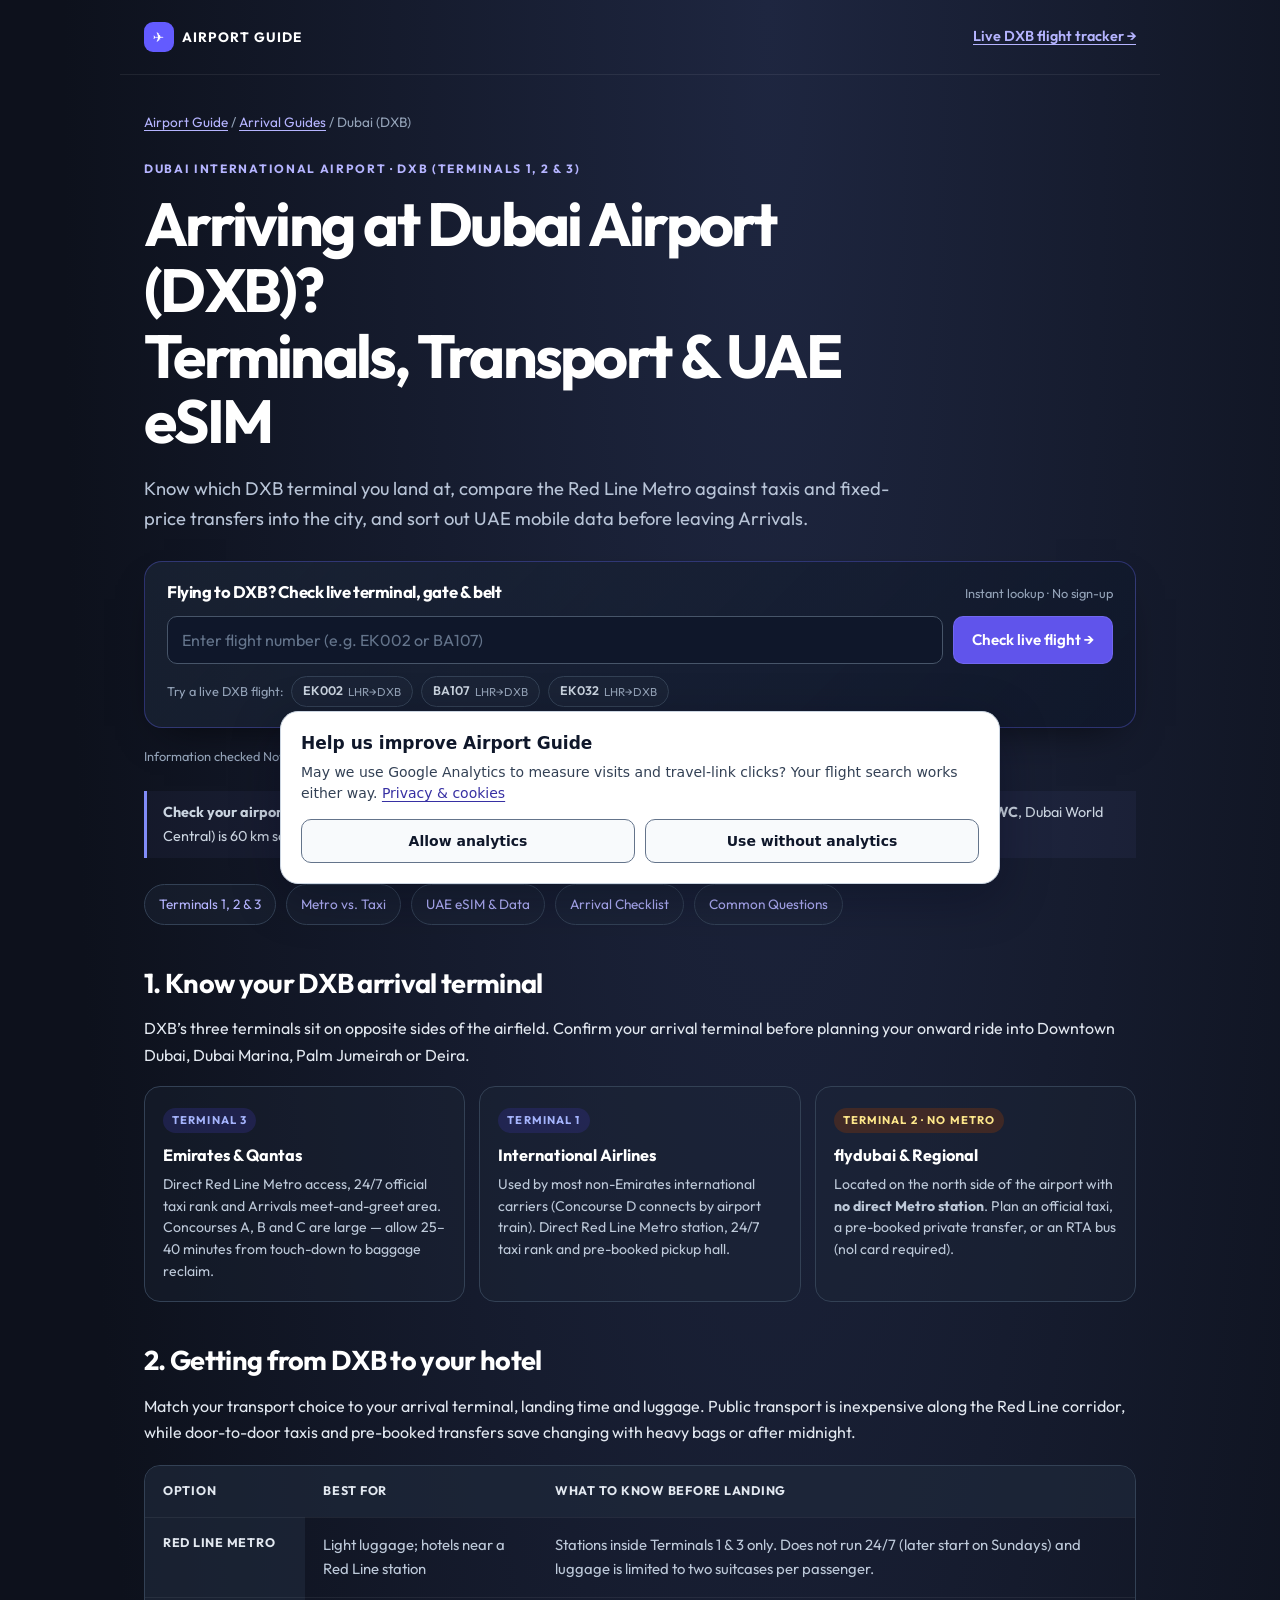
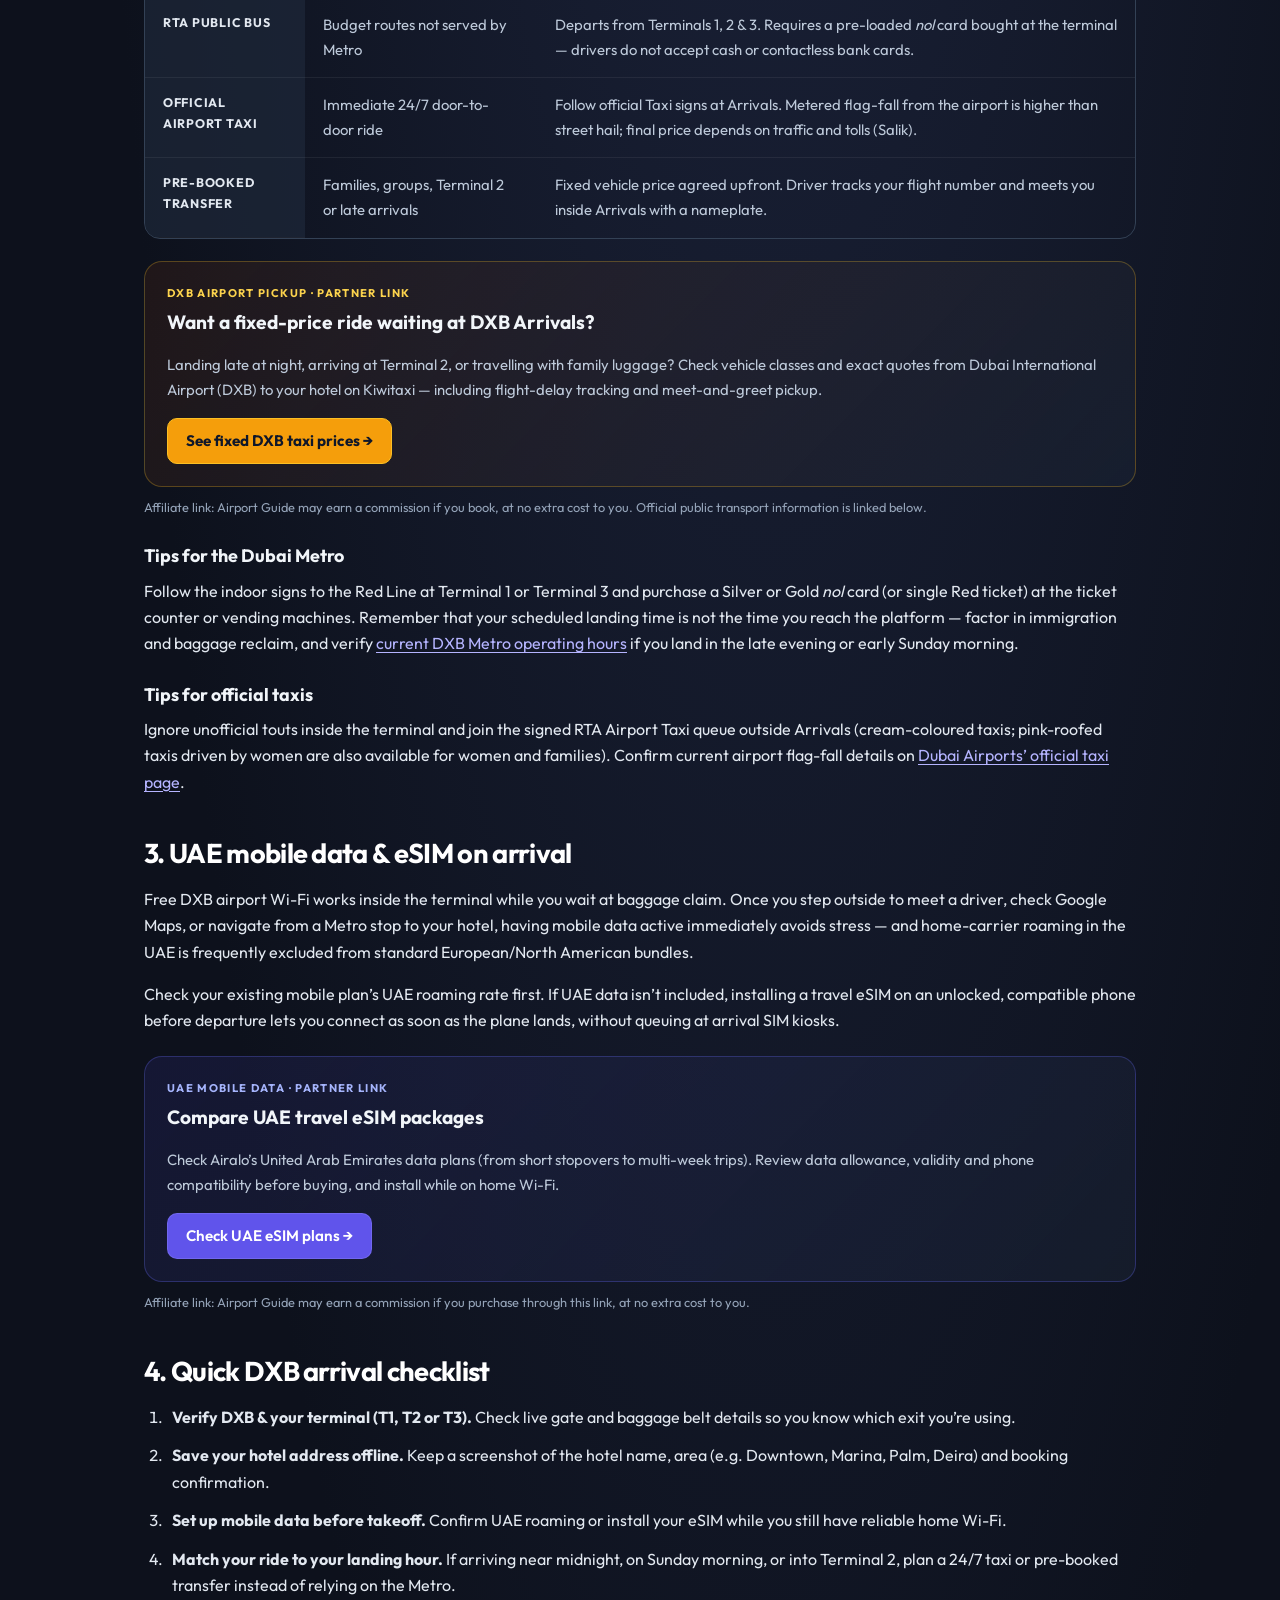
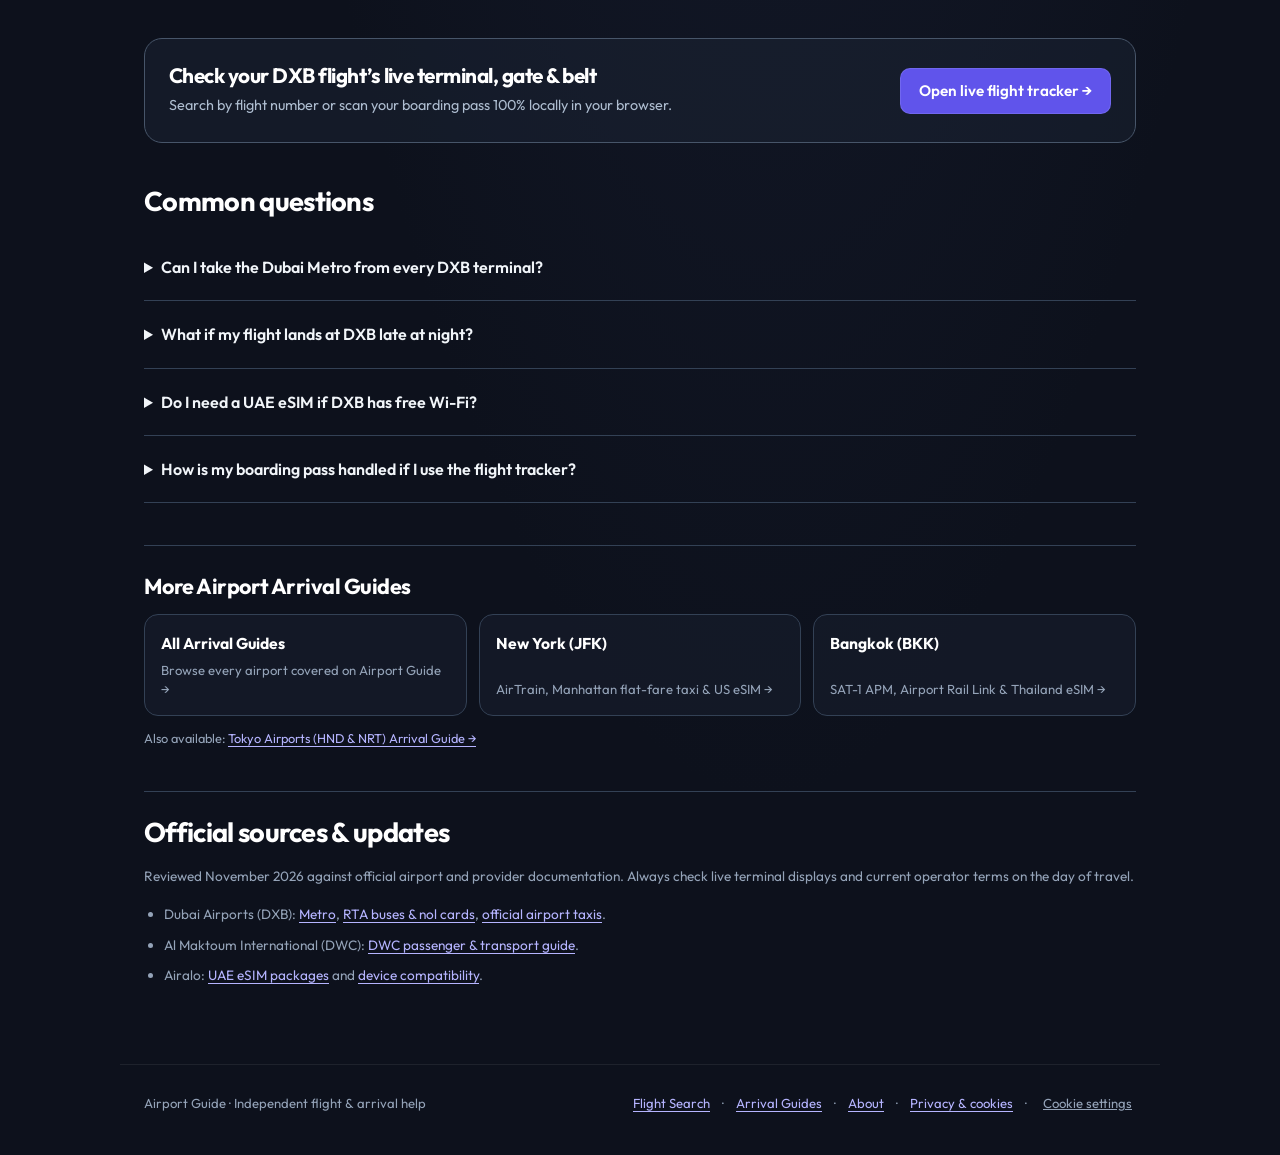
<file: guides/dubai/index.html>
<!DOCTYPE html>
<html lang="en">
<head>
    <meta charset="UTF-8">
    <meta name="viewport" content="width=device-width, initial-scale=1.0">
    <title>Dubai Airport (DXB) Arrival Guide: Terminals, Taxi, Metro &amp; UAE eSIM | Airport Guide</title>
    <meta name="description" content="Flying to Dubai International Airport (DXB)? Check live terminal, gate &amp; belt, compare Terminal 1, 2 &amp; 3 transport (Metro vs. fixed-price taxi) and UAE eSIM plans.">
    <link rel="canonical" href="https://airportguideapp.com/guides/dubai/">
    <meta property="og:type" content="article">
    <meta property="og:title" content="Dubai Airport (DXB) Arrival Guide: Terminals, Transport &amp; UAE eSIM">
    <meta property="og:description" content="Check live DXB terminal &amp; gate, compare Red Line Metro vs. fixed-price airport transfers, and sort out UAE mobile data before you leave Arrivals.">
    <meta property="og:url" content="https://airportguideapp.com/guides/dubai/">
    <link rel="stylesheet" href="/assets/guide.css?v=20261122-guides">
    <link rel="stylesheet" href="/assets/analytics.css?v=20261106-affiliates">
    <script src="/assets/analytics.js?v=20261122-guides" defer></script>
    <script src="/assets/partner-links.js?v=20261122-wave2" defer></script>
    <script type="application/ld+json">
    {"@context":"https://schema.org","@type":"Article","headline":"Dubai Airport (DXB) Arrival Guide: Terminals, Transport & UAE eSIM","description":"A practical arrival guide to Dubai International Airport (DXB): Terminals 1, 2 & 3, Red Line Metro vs. airport taxi/transfers, and UAE eSIM options.","inLanguage":"en","dateModified":"2026-11-14","author":{"@type":"Organization","name":"Airport Guide","url":"https://airportguideapp.com/"},"mainEntityOfPage":"https://airportguideapp.com/guides/dubai/"}
    </script>
</head>
<body data-guide="dubai" data-arrival-airport="DXB">
    <a class="skip" href="#main">Skip to guide</a>
    <header class="site-header">
        <a class="brand" href="/"><span aria-hidden="true">✈</span>AIRPORT GUIDE</a>
        <a class="header-link" href="/?dest=DXB">Live DXB flight tracker →</a>
    </header>
    <main class="guide" id="main">
        <nav class="breadcrumb" aria-label="Breadcrumb"><a href="/">Airport Guide</a> / <a href="/guides/">Arrival Guides</a> / Dubai (DXB)</nav>
        <div class="eyebrow">Dubai International Airport · DXB (Terminals 1, 2 &amp; 3)</div>
        <h1>Arriving at Dubai Airport (DXB)?<br>Terminals, Transport &amp; UAE eSIM</h1>
        <p class="intro">Know which DXB terminal you land at, compare the Red Line Metro against taxis and fixed-price transfers into the city, and sort out UAE mobile data before leaving Arrivals.</p>

        <section class="hero-flight-box" aria-labelledby="dxb-search-title">
            <div class="hero-flight-head">
                <h2 class="hero-flight-title" id="dxb-search-title">Flying to DXB? Check live terminal, gate &amp; belt</h2>
                <p class="hero-flight-sub">Instant lookup · No sign-up</p>
            </div>
            <form id="dxbFlightForm" class="hero-flight-form" action="/" method="get">
                <input type="hidden" name="dest" value="DXB">
                <label class="sr-only" for="dxbFlightInput">Flight number</label>
                <input id="dxbFlightInput" class="hero-flight-input" name="flight" type="text" placeholder="Enter flight number (e.g. EK002 or BA107)" autocomplete="off" autocapitalize="characters" spellcheck="false" required>
                <button type="submit" class="button">Check live flight →</button>
            </form>
            <p id="dxbFlightError" class="hero-flight-error" hidden></p>
            <div class="hero-flight-examples">
                <span>Try a live DXB flight:</span>
                <a class="flight-chip" href="/?flight=EK2&amp;dest=DXB">EK002 <span>LHR→DXB</span></a>
                <a class="flight-chip" href="/?flight=BA107&amp;dest=DXB">BA107 <span>LHR→DXB</span></a>
                <a class="flight-chip" href="/?flight=EK32&amp;dest=DXB">EK032 <span>LHR→DXB</span></a>
            </div>
        </section>

        <p class="reviewed">Information checked November 2026 · Independent arrival guide</p>
        <p class="airport-note"><strong>Check your airport code (DXB vs. DWC).</strong> Most international flights land at <strong>Dubai International (DXB)</strong>. Al Maktoum International (<strong>DWC</strong>, Dubai World Central) is 60 km south with no direct Metro station; check <a href="https://dwc.dubaiairports.ae/">DWC transport details</a> if your ticket says DWC.</p>

        <nav class="jump-links" aria-label="In this guide">
            <a href="#terminals">Terminals 1, 2 &amp; 3</a>
            <a href="#transport">Metro vs. Taxi</a>
            <a href="#mobile-data">UAE eSIM &amp; Data</a>
            <a href="#arrival-checklist">Arrival Checklist</a>
            <a href="#questions">Common Questions</a>
        </nav>

        <section class="section" id="terminals" aria-labelledby="terminals-title">
            <h2 id="terminals-title">1. Know your DXB arrival terminal</h2>
            <p>DXB’s three terminals sit on opposite sides of the airfield. Confirm your arrival terminal before planning your onward ride into Downtown Dubai, Dubai Marina, Palm Jumeirah or Deira.</p>
            <div class="terminal-grid">
                <div class="terminal-card">
                    <span class="terminal-badge">Terminal 3</span>
                    <h3>Emirates &amp; Qantas</h3>
                    <p>Direct Red Line Metro access, 24/7 official taxi rank and Arrivals meet-and-greet area. Concourses A, B and C are large — allow 25–40 minutes from touch-down to baggage reclaim.</p>
                </div>
                <div class="terminal-card">
                    <span class="terminal-badge">Terminal 1</span>
                    <h3>International Airlines</h3>
                    <p>Used by most non-Emirates international carriers (Concourse D connects by airport train). Direct Red Line Metro station, 24/7 taxi rank and pre-booked pickup hall.</p>
                </div>
                <div class="terminal-card">
                    <span class="terminal-badge warn">Terminal 2 · No Metro</span>
                    <h3>flydubai &amp; Regional</h3>
                    <p>Located on the north side of the airport with <strong>no direct Metro station</strong>. Plan an official taxi, a pre-booked private transfer, or an RTA bus (nol card required).</p>
                </div>
            </div>
        </section>

        <section class="section" id="transport" aria-labelledby="transport-title">
            <h2 id="transport-title">2. Getting from DXB to your hotel</h2>
            <p>Match your transport choice to your arrival terminal, landing time and luggage. Public transport is inexpensive along the Red Line corridor, while door-to-door taxis and pre-booked transfers save changing with heavy bags or after midnight.</p>
            <div class="comparison-wrap" role="region" aria-label="Compare airport transport" tabindex="0">
                <table>
                    <thead><tr><th scope="col">Option</th><th scope="col">Best for</th><th scope="col">What to know before landing</th></tr></thead>
                    <tbody>
                        <tr><th scope="row">Red Line Metro</th><td>Light luggage; hotels near a Red Line station</td><td>Stations inside Terminals 1 &amp; 3 only. Does not run 24/7 (later start on Sundays) and luggage is limited to two suitcases per passenger.</td></tr>
                        <tr><th scope="row">RTA Public Bus</th><td>Budget routes not served by Metro</td><td>Departs from Terminals 1, 2 &amp; 3. Requires a pre-loaded <em>nol</em> card bought at the terminal — drivers do not accept cash or contactless bank cards.</td></tr>
                        <tr><th scope="row">Official Airport Taxi</th><td>Immediate 24/7 door-to-door ride</td><td>Follow official Taxi signs at Arrivals. Metered flag-fall from the airport is higher than street hail; final price depends on traffic and tolls (Salik).</td></tr>
                        <tr><th scope="row">Pre-booked Transfer</th><td>Families, groups, Terminal 2 or late arrivals</td><td>Fixed vehicle price agreed upfront. Driver tracks your flight number and meets you inside Arrivals with a nameplate.</td></tr>
                    </tbody>
                </table>
            </div>

            <article class="offer transfer" data-offer-card>
                <span class="offer-label">DXB Airport Pickup · Partner link</span>
                <h3>Want a fixed-price ride waiting at DXB Arrivals?</h3>
                <p>Landing late at night, arriving at Terminal 2, or travelling with family luggage? Check vehicle classes and exact quotes from Dubai International Airport (DXB) to your hotel on Kiwitaxi — including flight-delay tracking and meet-and-greet pickup.</p>
                <a class="button amber" href="https://kiwitaxi.tpo.mx/RyxrAcPa" target="_blank" rel="noopener sponsored" data-provider="kiwitaxi" data-placement="dubai_guide">See fixed DXB taxi prices →</a>
            </article>
            <p class="disclosure">Affiliate link: Airport Guide may earn a commission if you book, at no extra cost to you. Official public transport information is linked below.</p>

            <h3>Tips for the Dubai Metro</h3>
            <p>Follow the indoor signs to the Red Line at Terminal 1 or Terminal 3 and purchase a Silver or Gold <em>nol</em> card (or single Red ticket) at the ticket counter or vending machines. Remember that your scheduled landing time is not the time you reach the platform — factor in immigration and baggage reclaim, and verify <a href="https://dubaiairports.ae/transport/metro">current DXB Metro operating hours</a> if you land in the late evening or early Sunday morning.</p>

            <h3>Tips for official taxis</h3>
            <p>Ignore unofficial touts inside the terminal and join the signed RTA Airport Taxi queue outside Arrivals (cream-coloured taxis; pink-roofed taxis driven by women are also available for women and families). Confirm current airport flag-fall details on <a href="https://dubaiairports.ae/transport/taxi">Dubai Airports’ official taxi page</a>.</p>
        </section>

        <section class="section" id="mobile-data" aria-labelledby="mobile-title">
            <h2 id="mobile-title">3. UAE mobile data &amp; eSIM on arrival</h2>
            <p>Free DXB airport Wi-Fi works inside the terminal while you wait at baggage claim. Once you step outside to meet a driver, check Google Maps, or navigate from a Metro stop to your hotel, having mobile data active immediately avoids stress — and home-carrier roaming in the UAE is frequently excluded from standard European/North American bundles.</p>
            <p>Check your existing mobile plan’s UAE roaming rate first. If UAE data isn’t included, installing a travel eSIM on an unlocked, compatible phone before departure lets you connect as soon as the plane lands, without queuing at arrival SIM kiosks.</p>

            <article class="offer" data-offer-card>
                <span class="offer-label">UAE Mobile Data · Partner link</span>
                <h3>Compare UAE travel eSIM packages</h3>
                <p>Check Airalo’s United Arab Emirates data plans (from short stopovers to multi-week trips). Review data allowance, validity and phone compatibility before buying, and install while on home Wi-Fi.</p>
                <a class="button" href="https://airalo.pxf.io/KB66v9" target="_blank" rel="noopener sponsored" data-provider="airalo" data-placement="dubai_guide">Check UAE eSIM plans →</a>
            </article>
            <p class="disclosure">Affiliate link: Airport Guide may earn a commission if you purchase through this link, at no extra cost to you.</p>
        </section>

        <section class="section" id="arrival-checklist" aria-labelledby="checklist-title">
            <h2 id="checklist-title">4. Quick DXB arrival checklist</h2>
            <ol class="steps">
                <li><strong>Verify DXB &amp; your terminal (T1, T2 or T3).</strong> Check live gate and baggage belt details so you know which exit you’re using.</li>
                <li><strong>Save your hotel address offline.</strong> Keep a screenshot of the hotel name, area (e.g. Downtown, Marina, Palm, Deira) and booking confirmation.</li>
                <li><strong>Set up mobile data before takeoff.</strong> Confirm UAE roaming or install your eSIM while you still have reliable home Wi-Fi.</li>
                <li><strong>Match your ride to your landing hour.</strong> If arriving near midnight, on Sunday morning, or into Terminal 2, plan a 24/7 taxi or pre-booked transfer instead of relying on the Metro.</li>
            </ol>
        </section>

        <section class="flight-cta" aria-label="Find your flight">
            <div>
                <h2>Check your DXB flight’s live terminal, gate &amp; belt</h2>
                <p>Search by flight number or scan your boarding pass 100% locally in your browser.</p>
            </div>
            <a class="button" href="/?dest=DXB">Open live flight tracker →</a>
        </section>

        <section class="section" id="questions" aria-labelledby="questions-title">
            <h2 id="questions-title">Common questions</h2>
            <details><summary>Can I take the Dubai Metro from every DXB terminal?</summary><p>Red Line stations are directly inside Terminals 1 and 3. Terminal 2 does not have a Metro station — plan an official taxi, pre-booked transfer, or RTA bus with a nol card.</p></details>
            <details><summary>What if my flight lands at DXB late at night?</summary><p>The Metro closes overnight (hours vary by day of week, with a later start on Sundays), and passport control plus baggage collection take extra time. Official RTA airport taxis and pre-booked private transfers operate 24/7.</p></details>
            <details><summary>Do I need a UAE eSIM if DXB has free Wi-Fi?</summary><p>DXB terminal Wi-Fi works indoors, which helps at Arrivals. Once you leave the terminal for your hotel, Metro walk or ride-pickup, you will only have data if your home plan covers UAE roaming or you use a local SIM / travel eSIM.</p></details>
            <details><summary>How is my boarding pass handled if I use the flight tracker?</summary><p>If you upload a boarding-pass photo or PDF on our tracker, it is processed 100% locally in your browser on your device — the file and passenger details are never uploaded to our servers or analytics.</p></details>
        </section>

        <section class="related-guides" aria-labelledby="related-title">
            <h2 id="related-title">More Airport Arrival Guides</h2>
            <div class="related-grid">
                <a class="related-card" href="/guides/" data-guide-link data-guide="hub" data-placement="dubai_guide">
                    <strong>All Arrival Guides</strong>
                    <span>Browse every airport covered on Airport Guide →</span>
                </a>
                <a class="related-card" href="/guides/jfk/" data-guide-link data-guide="jfk" data-placement="dubai_guide">
                    <strong>New York (JFK)</strong>
                    <span>AirTrain, Manhattan flat-fare taxi &amp; US eSIM →</span>
                </a>
                <a class="related-card" href="/guides/bangkok/" data-guide-link data-guide="bangkok" data-placement="dubai_guide">
                    <strong>Bangkok (BKK)</strong>
                    <span>SAT-1 APM, Airport Rail Link &amp; Thailand eSIM →</span>
                </a>
            </div>
            <p class="disclosure" style="margin-top: 12px;">Also available: <a href="/guides/tokyo/" data-guide-link data-guide="tokyo" data-placement="dubai_guide">Tokyo Airports (HND &amp; NRT) Arrival Guide →</a></p>
        </section>

        <section class="section sources" aria-labelledby="sources-title">
            <h2 id="sources-title">Official sources &amp; updates</h2>
            <p>Reviewed November 2026 against official airport and provider documentation. Always check live terminal displays and current operator terms on the day of travel.</p>
            <ul>
                <li>Dubai Airports (DXB): <a href="https://dubaiairports.ae/transport/metro">Metro</a>, <a href="https://dubaiairports.ae/transport/bus">RTA buses &amp; nol cards</a>, <a href="https://dubaiairports.ae/transport/taxi">official airport taxis</a>.</li>
                <li>Al Maktoum International (DWC): <a href="https://dwc.dubaiairports.ae/">DWC passenger &amp; transport guide</a>.</li>
                <li>Airalo: <a href="https://www.airalo.com/united-arab-emirates-esim">UAE eSIM packages</a> and <a href="https://www.airalo.com/how-airalo-works/device-compatibility">device compatibility</a>.</li>
            </ul>
        </section>
    </main>
    <footer class="site-footer">
        <span>Airport Guide · Independent flight &amp; arrival help</span>
        <nav class="footer-nav" aria-label="Footer">
            <a href="/">Flight Search</a> ·
            <a href="/guides/" data-guide-link data-guide="hub" data-placement="footer">Arrival Guides</a> ·
            <a href="/about/">About</a> ·
            <a href="/privacy/">Privacy &amp; cookies</a> ·
            <button class="ag-cookie-settings" type="button" data-cookie-settings>Cookie settings</button>
        </nav>
    </footer>
    <script>
    (function () {
        var form = document.getElementById('dxbFlightForm');
        var input = document.getElementById('dxbFlightInput');
        var error = document.getElementById('dxbFlightError');
        if (!form || !input) return;
        function normalize(value) {
            var q = String(value || '').trim().toUpperCase().replace(/\s+/g, '');
            var parts = q.match(/^([A-Z]{2,3}|[A-Z]\d|\d[A-Z])(\d+[A-Z]?)$/);
            if (!parts) return q;
            var num = parts[2].replace(/^0+(?=\d)/, '');
            var cand = parts[1] + num;
            return (/^[A-Z0-9]{3,8}$/.test(cand) && /\d/.test(cand)) ? cand : q;
        }
        form.addEventListener('submit', function (e) {
            e.preventDefault();
            var flight = normalize(input.value);
            if (!/^[A-Z0-9]{3,8}$/.test(flight) || !/\d/.test(flight)) {
                if (error) {
                    error.textContent = 'Enter a valid flight number, for example EK002 or BA107.';
                    error.hidden = false;
                }
                input.focus();
                return;
            }
            if (error) error.hidden = true;
            var target = new URL('/', location.origin);
            target.searchParams.set('flight', flight);
            target.searchParams.set('dest', 'DXB');
            var campaign = window.AirportGuideAnalytics && window.AirportGuideAnalytics.campaign;
            if (campaign) {
                Object.keys(campaign).forEach(function (key) {
                    target.searchParams.set(key, campaign[key]);
                });
            }
            location.href = target.href;
        });
    })();
    </script>
</body>
</html>
</file>
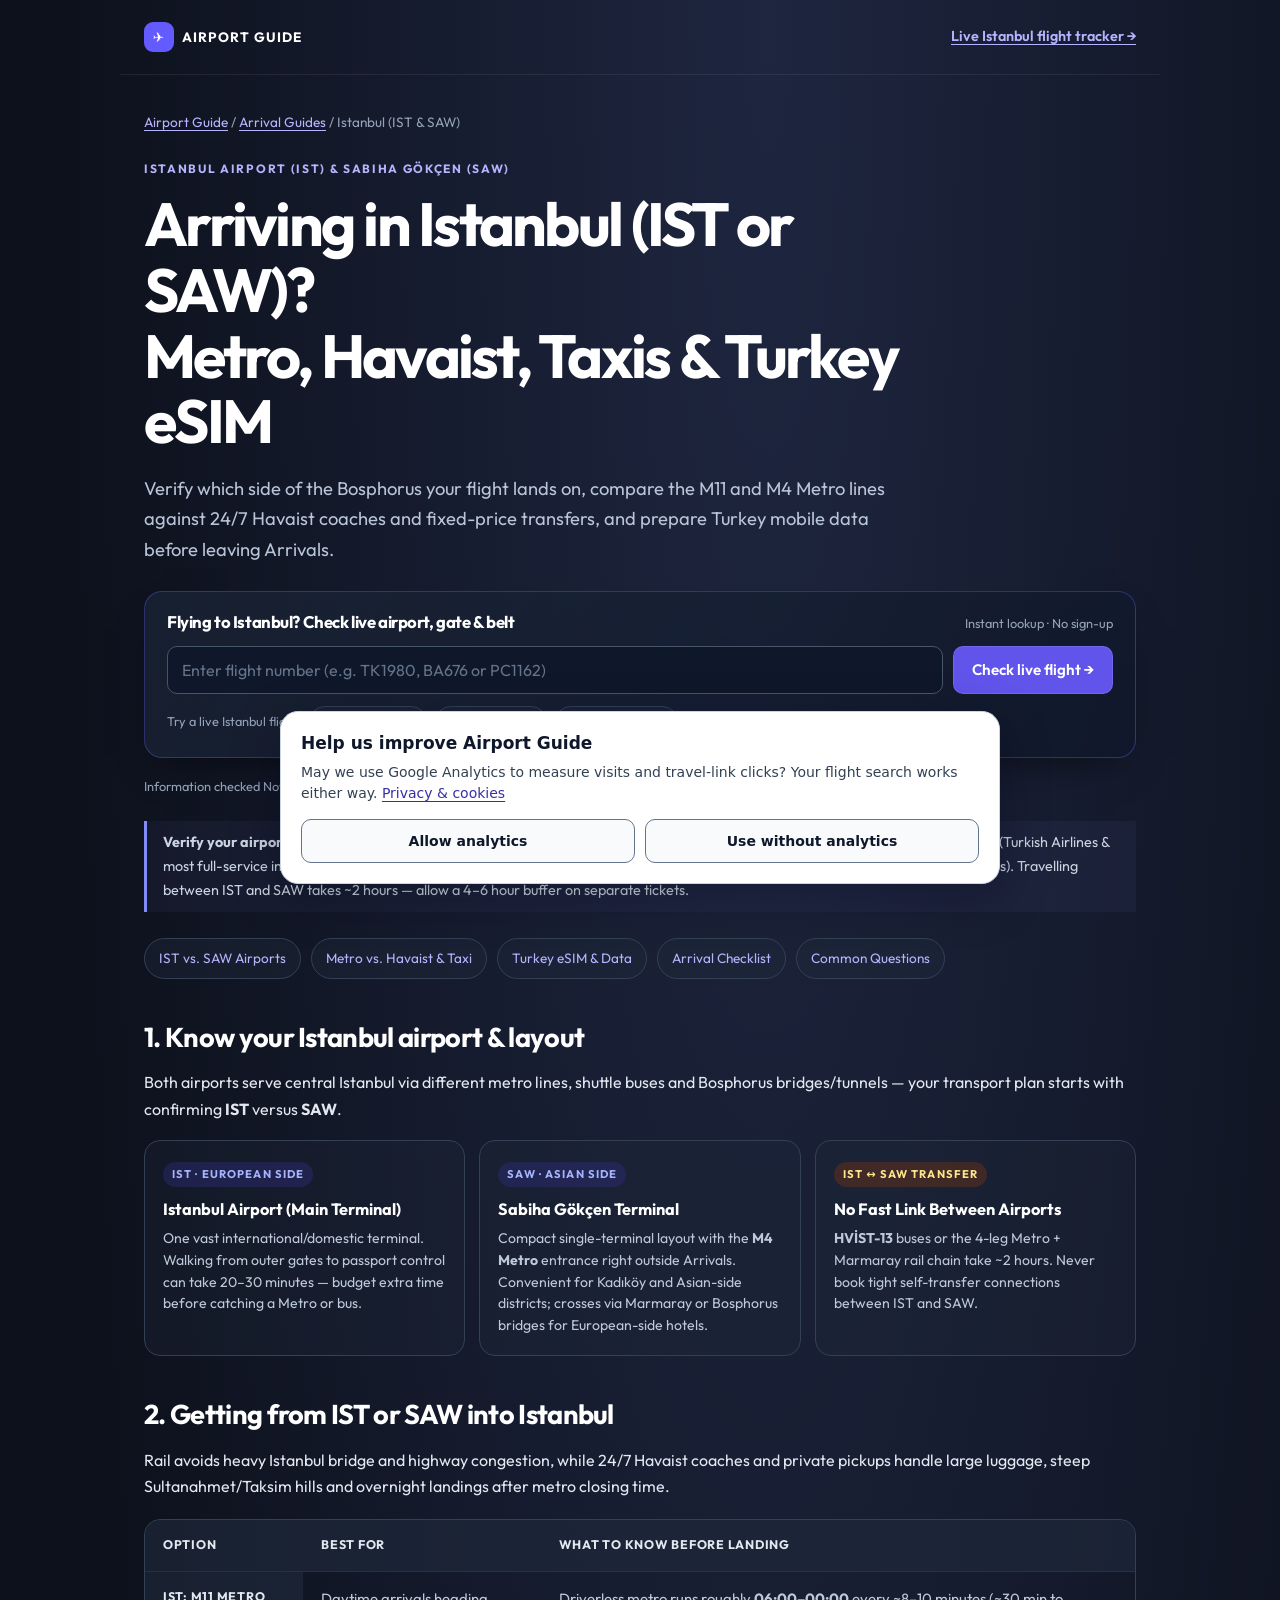
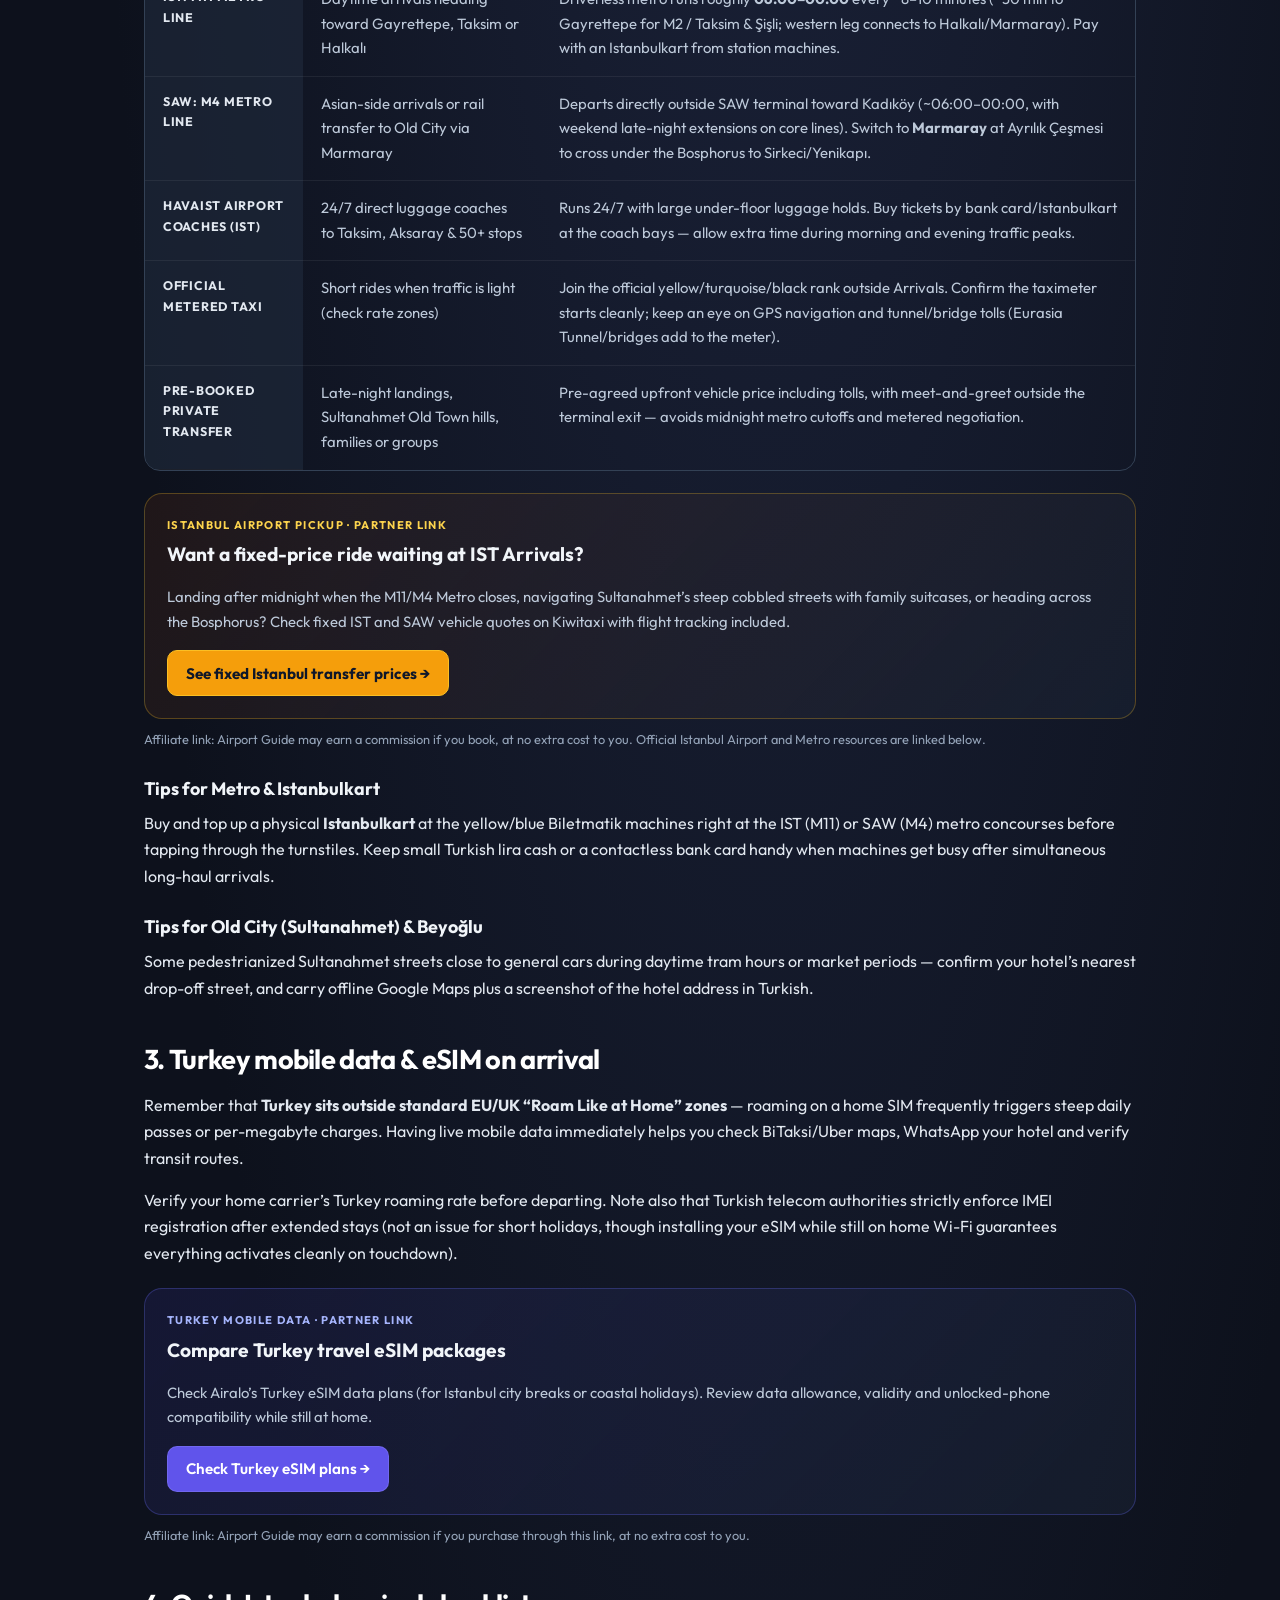
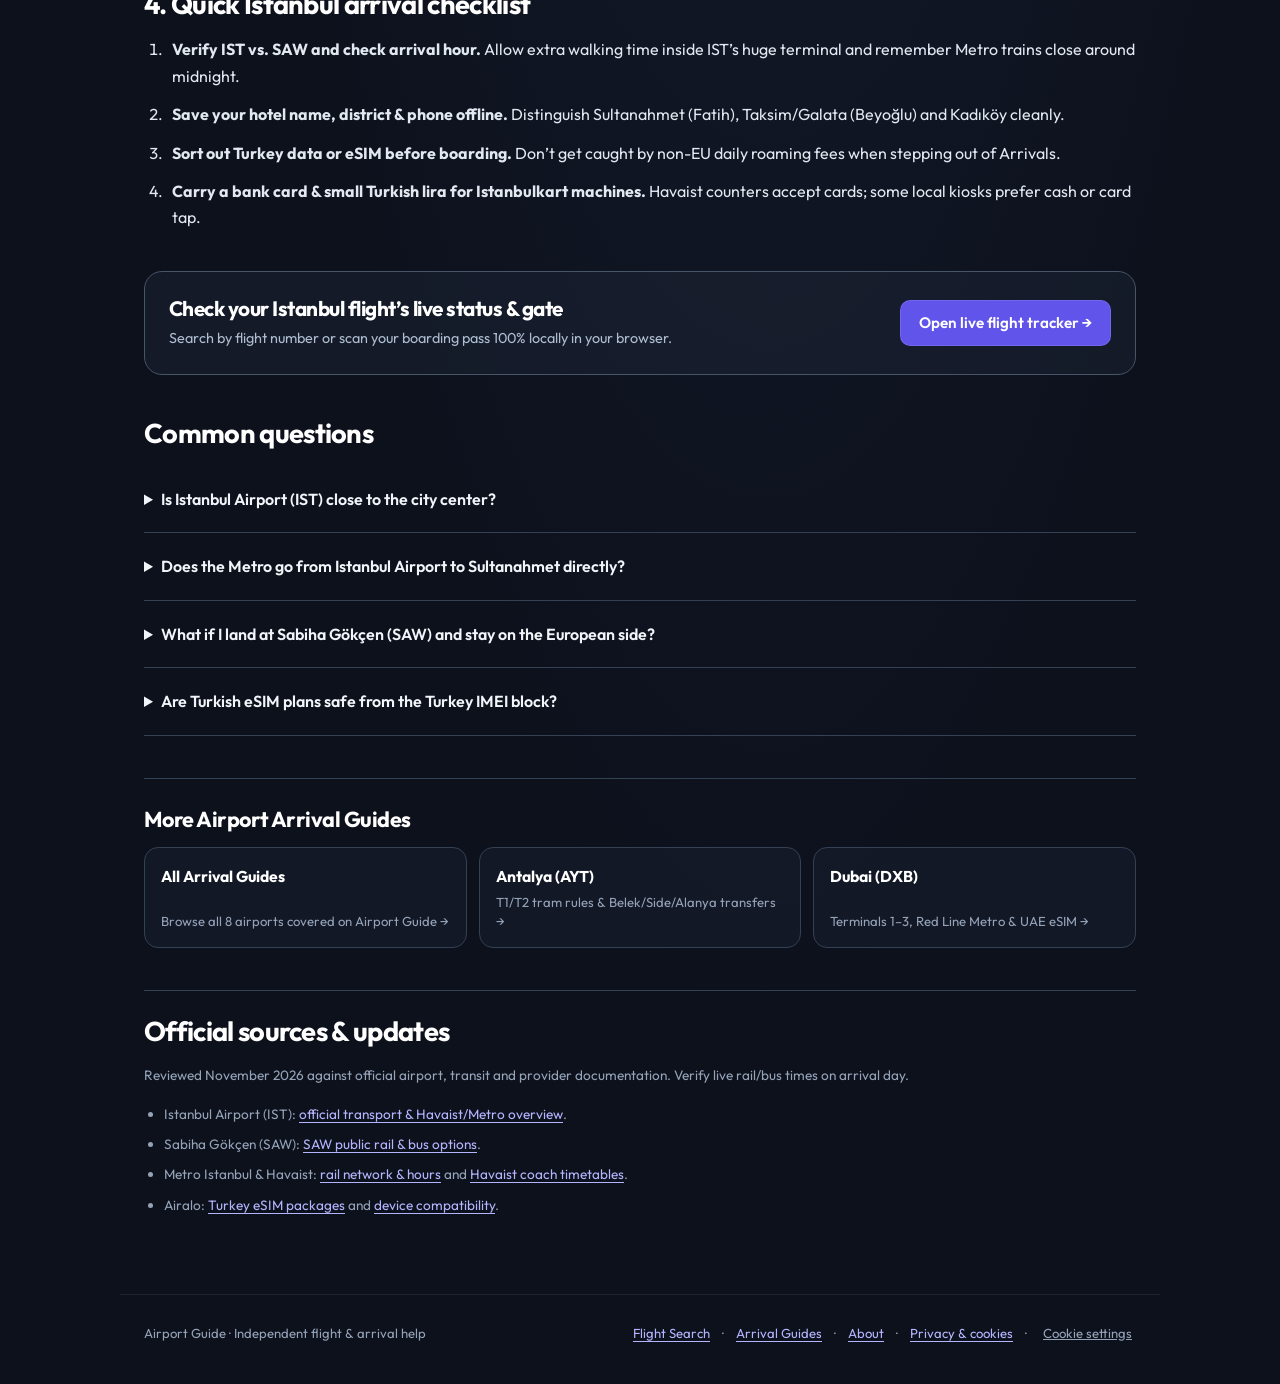
<file: guides/istanbul/index.html>
<!DOCTYPE html>
<html lang="en">
<head>
    <meta charset="UTF-8">
    <meta name="viewport" content="width=device-width, initial-scale=1.0">
    <title>Istanbul Airports (IST &amp; Sabiha Gökçen SAW) Arrival Guide: M11/M4 Metro, Havaist &amp; Turkey eSIM | Airport Guide</title>
    <meta name="description" content="Flying to Istanbul (IST) or Sabiha Gökçen (SAW)? Compare the M11 Metro, 24/7 Havaist coaches, M4 + Marmaray routes, fixed airport transfers and Turkey eSIM plans.">
    <link rel="canonical" href="https://airportguideapp.com/guides/istanbul/">
    <meta property="og:type" content="article">
    <meta property="og:title" content="Istanbul Airports (IST &amp; SAW) Arrival Guide: Metro, Havaist &amp; Turkey eSIM">
    <meta property="og:description" content="Check whether you land at Istanbul Airport (IST) or Sabiha Gökçen (SAW), compare M11/M4 Metro vs. Havaist buses &amp; private transfers, and sort out Turkey eSIM data.">
    <meta property="og:url" content="https://airportguideapp.com/guides/istanbul/">
    <link rel="stylesheet" href="/assets/guide.css?v=20261122-guides">
    <link rel="stylesheet" href="/assets/analytics.css?v=20261106-affiliates">
    <script src="/assets/analytics.js?v=20261122-guides" defer></script>
    <script src="/assets/partner-links.js?v=20261122-wave2" defer></script>
    <script type="application/ld+json">
    {"@context":"https://schema.org","@type":"Article","headline":"Istanbul Airports (IST & Sabiha Gökçen SAW) Arrival Guide: M11/M4 Metro, Havaist & Turkey eSIM","description":"Independent arrival guide to Istanbul Airport (IST) on the European side and Sabiha Gökçen (SAW) on the Asian side: M11 and M4 Metro hours, 24/7 Havaist coaches, inter-airport buffers and Turkey eSIM data.","inLanguage":"en","dateModified":"2026-11-22","author":{"@type":"Organization","name":"Airport Guide","url":"https://airportguideapp.com/"},"mainEntityOfPage":"https://airportguideapp.com/guides/istanbul/"}
    </script>
</head>
<body data-guide="istanbul" data-arrival-airport="IST">
    <a class="skip" href="#main">Skip to guide</a>
    <header class="site-header">
        <a class="brand" href="/"><span aria-hidden="true">✈</span>AIRPORT GUIDE</a>
        <a class="header-link" href="/?dest=IST">Live Istanbul flight tracker →</a>
    </header>
    <main class="guide" id="main">
        <nav class="breadcrumb" aria-label="Breadcrumb"><a href="/">Airport Guide</a> / <a href="/guides/">Arrival Guides</a> / Istanbul (IST &amp; SAW)</nav>
        <div class="eyebrow">Istanbul Airport (IST) &amp; Sabiha Gökçen (SAW)</div>
        <h1>Arriving in Istanbul (IST or SAW)?<br>Metro, Havaist, Taxis &amp; Turkey eSIM</h1>
        <p class="intro">Verify which side of the Bosphorus your flight lands on, compare the M11 and M4 Metro lines against 24/7 Havaist coaches and fixed-price transfers, and prepare Turkey mobile data before leaving Arrivals.</p>

        <section class="hero-flight-box" aria-labelledby="ist-search-title">
            <div class="hero-flight-head">
                <h2 class="hero-flight-title" id="ist-search-title">Flying to Istanbul? Check live airport, gate &amp; belt</h2>
                <p class="hero-flight-sub">Instant lookup · No sign-up</p>
            </div>
            <form id="istanbulFlightForm" class="hero-flight-form" action="/" method="get">
                <input type="hidden" name="dest" value="IST">
                <label class="sr-only" for="istanbulFlightInput">Flight number</label>
                <input id="istanbulFlightInput" class="hero-flight-input" name="flight" type="text" placeholder="Enter flight number (e.g. TK1980, BA676 or PC1162)" autocomplete="off" autocapitalize="characters" spellcheck="false" required>
                <button type="submit" class="button">Check live flight →</button>
            </form>
            <p id="istanbulFlightError" class="hero-flight-error" hidden></p>
            <div class="hero-flight-examples">
                <span>Try a live Istanbul flight:</span>
                <a class="flight-chip" href="/?flight=TK1980&amp;dest=IST">TK1980 <span>LHR→IST</span></a>
                <a class="flight-chip" href="/?flight=BA676&amp;dest=IST">BA676 <span>LHR→IST</span></a>
                <a class="flight-chip" href="/?flight=PC1162&amp;dest=SAW">PC1162 <span>STN→SAW</span></a>
            </div>
        </section>

        <p class="reviewed">Information checked November 2026 · Independent arrival guide</p>
        <p class="airport-note"><strong>Verify your airport code (IST vs. SAW) before booking any transfer.</strong> <strong>Istanbul Airport (IST)</strong> sits far northwest on the European side (Turkish Airlines &amp; most full-service international flights). <strong>Sabiha Gökçen (SAW)</strong> sits ~40 km southeast on the Asian side (Pegasus, AJet and budget routes). Travelling between IST and SAW takes ~2 hours — allow a 4–6 hour buffer on separate tickets.</p>

        <nav class="jump-links" aria-label="In this guide">
            <a href="#terminals">IST vs. SAW Airports</a>
            <a href="#transport">Metro vs. Havaist &amp; Taxi</a>
            <a href="#mobile-data">Turkey eSIM &amp; Data</a>
            <a href="#arrival-checklist">Arrival Checklist</a>
            <a href="#questions">Common Questions</a>
        </nav>

        <section class="section" id="terminals" aria-labelledby="terminals-title">
            <h2 id="terminals-title">1. Know your Istanbul airport &amp; layout</h2>
            <p>Both airports serve central Istanbul via different metro lines, shuttle buses and Bosphorus bridges/tunnels — your transport plan starts with confirming <strong>IST</strong> versus <strong>SAW</strong>.</p>
            <div class="terminal-grid">
                <div class="terminal-card">
                    <span class="terminal-badge">IST · European Side</span>
                    <h3>Istanbul Airport (Main Terminal)</h3>
                    <p>One vast international/domestic terminal. Walking from outer gates to passport control can take 20–30 minutes — budget extra time before catching a Metro or bus.</p>
                </div>
                <div class="terminal-card">
                    <span class="terminal-badge">SAW · Asian Side</span>
                    <h3>Sabiha Gökçen Terminal</h3>
                    <p>Compact single-terminal layout with the <strong>M4 Metro</strong> entrance right outside Arrivals. Convenient for Kadıköy and Asian-side districts; crosses via Marmaray or Bosphorus bridges for European-side hotels.</p>
                </div>
                <div class="terminal-card">
                    <span class="terminal-badge warn">IST ↔ SAW Transfer</span>
                    <h3>No Fast Link Between Airports</h3>
                    <p><strong>HVİST-13</strong> buses or the 4-leg Metro + Marmaray rail chain take ~2 hours. Never book tight self-transfer connections between IST and SAW.</p>
                </div>
            </div>
        </section>

        <section class="section" id="transport" aria-labelledby="transport-title">
            <h2 id="transport-title">2. Getting from IST or SAW into Istanbul</h2>
            <p>Rail avoids heavy Istanbul bridge and highway congestion, while 24/7 Havaist coaches and private pickups handle large luggage, steep Sultanahmet/Taksim hills and overnight landings after metro closing time.</p>
            <div class="comparison-wrap" role="region" aria-label="Compare airport transport" tabindex="0">
                <table>
                    <thead><tr><th scope="col">Option</th><th scope="col">Best for</th><th scope="col">What to know before landing</th></tr></thead>
                    <tbody>
                        <tr><th scope="row">IST: M11 Metro Line</th><td>Daytime arrivals heading toward Gayrettepe, Taksim or Halkalı</td><td>Driverless metro runs roughly <strong>06:00–00:00</strong> every ~8–10 minutes (~30 min to Gayrettepe for M2 / Taksim &amp; Şişli; western leg connects to Halkalı/Marmaray). Pay with an Istanbulkart from station machines.</td></tr>
                        <tr><th scope="row">SAW: M4 Metro Line</th><td>Asian-side arrivals or rail transfer to Old City via Marmaray</td><td>Departs directly outside SAW terminal toward Kadıköy (~06:00–00:00, with weekend late-night extensions on core lines). Switch to <strong>Marmaray</strong> at Ayrılık Çeşmesi to cross under the Bosphorus to Sirkeci/Yenikapı.</td></tr>
                        <tr><th scope="row">Havaist Airport Coaches (IST)</th><td>24/7 direct luggage coaches to Taksim, Aksaray &amp; 50+ stops</td><td>Runs 24/7 with large under-floor luggage holds. Buy tickets by bank card/Istanbulkart at the coach bays — allow extra time during morning and evening traffic peaks.</td></tr>
                        <tr><th scope="row">Official Metered Taxi</th><td>Short rides when traffic is light (check rate zones)</td><td>Join the official yellow/turquoise/black rank outside Arrivals. Confirm the taximeter starts cleanly; keep an eye on GPS navigation and tunnel/bridge tolls (Eurasia Tunnel/bridges add to the meter).</td></tr>
                        <tr><th scope="row">Pre-booked Private Transfer</th><td>Late-night landings, Sultanahmet Old Town hills, families or groups</td><td>Pre-agreed upfront vehicle price including tolls, with meet-and-greet outside the terminal exit — avoids midnight metro cutoffs and metered negotiation.</td></tr>
                    </tbody>
                </table>
            </div>

            <article class="offer transfer" data-offer-card>
                <span class="offer-label">Istanbul Airport Pickup · Partner link</span>
                <h3>Want a fixed-price ride waiting at IST Arrivals?</h3>
                <p>Landing after midnight when the M11/M4 Metro closes, navigating Sultanahmet’s steep cobbled streets with family suitcases, or heading across the Bosphorus? Check fixed IST and SAW vehicle quotes on Kiwitaxi with flight tracking included.</p>
                <a class="button amber" href="https://kiwitaxi.tpo.mx/Rz0XEDHl" target="_blank" rel="noopener sponsored" data-provider="kiwitaxi" data-placement="istanbul_guide">See fixed Istanbul transfer prices →</a>
            </article>
            <p class="disclosure">Affiliate link: Airport Guide may earn a commission if you book, at no extra cost to you. Official Istanbul Airport and Metro resources are linked below.</p>

            <h3>Tips for Metro &amp; Istanbulkart</h3>
            <p>Buy and top up a physical <strong>Istanbulkart</strong> at the yellow/blue Biletmatik machines right at the IST (M11) or SAW (M4) metro concourses before tapping through the turnstiles. Keep small Turkish lira cash or a contactless bank card handy when machines get busy after simultaneous long-haul arrivals.</p>

            <h3>Tips for Old City (Sultanahmet) &amp; Beyoğlu</h3>
            <p>Some pedestrianized Sultanahmet streets close to general cars during daytime tram hours or market periods — confirm your hotel’s nearest drop-off street, and carry offline Google Maps plus a screenshot of the hotel address in Turkish.</p>
        </section>

        <section class="section" id="mobile-data" aria-labelledby="mobile-title">
            <h2 id="mobile-title">3. Turkey mobile data &amp; eSIM on arrival</h2>
            <p>Remember that <strong>Turkey sits outside standard EU/UK “Roam Like at Home” zones</strong> — roaming on a home SIM frequently triggers steep daily passes or per-megabyte charges. Having live mobile data immediately helps you check BiTaksi/Uber maps, WhatsApp your hotel and verify transit routes.</p>
            <p>Verify your home carrier’s Turkey roaming rate before departing. Note also that Turkish telecom authorities strictly enforce IMEI registration after extended stays (not an issue for short holidays, though installing your eSIM while still on home Wi-Fi guarantees everything activates cleanly on touchdown).</p>

            <article class="offer" data-offer-card>
                <span class="offer-label">Turkey Mobile Data · Partner link</span>
                <h3>Compare Turkey travel eSIM packages</h3>
                <p>Check Airalo’s Turkey eSIM data plans (for Istanbul city breaks or coastal holidays). Review data allowance, validity and unlocked-phone compatibility while still at home.</p>
                <a class="button" href="https://airalo.pxf.io/n4M1q9" target="_blank" rel="noopener sponsored" data-provider="airalo" data-placement="istanbul_guide">Check Turkey eSIM plans →</a>
            </article>
            <p class="disclosure">Affiliate link: Airport Guide may earn a commission if you purchase through this link, at no extra cost to you.</p>
        </section>

        <section class="section" id="arrival-checklist" aria-labelledby="checklist-title">
            <h2 id="checklist-title">4. Quick Istanbul arrival checklist</h2>
            <ol class="steps">
                <li><strong>Verify IST vs. SAW and check arrival hour.</strong> Allow extra walking time inside IST’s huge terminal and remember Metro trains close around midnight.</li>
                <li><strong>Save your hotel name, district &amp; phone offline.</strong> Distinguish Sultanahmet (Fatih), Taksim/Galata (Beyoğlu) and Kadıköy cleanly.</li>
                <li><strong>Sort out Turkey data or eSIM before boarding.</strong> Don’t get caught by non-EU daily roaming fees when stepping out of Arrivals.</li>
                <li><strong>Carry a bank card &amp; small Turkish lira for Istanbulkart machines.</strong> Havaist counters accept cards; some local kiosks prefer cash or card tap.</li>
            </ol>
        </section>

        <section class="flight-cta" aria-label="Find your flight">
            <div>
                <h2>Check your Istanbul flight’s live status &amp; gate</h2>
                <p>Search by flight number or scan your boarding pass 100% locally in your browser.</p>
            </div>
            <a class="button" href="/?dest=IST">Open live flight tracker →</a>
        </section>

        <section class="section" id="questions" aria-labelledby="questions-title">
            <h2 id="questions-title">Common questions</h2>
            <details><summary>Is Istanbul Airport (IST) close to the city center?</summary><p>No — IST is ~35–40 km northwest of Taksim/Sultanahmet. The M11 Metro reaches Gayrettepe in ~30 minutes (connecting onto M2), while road drives take 45–90+ minutes depending on traffic.</p></details>
            <details><summary>Does the Metro go from Istanbul Airport to Sultanahmet directly?</summary><p>You will transfer at least once (typically M11 → Gayrettepe → M2 to Vezneciler/Yenikapı, then walk or take T1 tram/Marmaray) — allow ~60–75 minutes total. With heavy suitcases, Havaist to Aksaray or a direct vehicle transfer avoids multiple station escalators.</p></details>
            <details><summary>What if I land at Sabiha Gökçen (SAW) and stay on the European side?</summary><p>SAW’s M4 Metro connects directly to Ayrılık Çeşmesi, where the Marmaray rail tunnel crosses under the Bosphorus straight to Sirkeci and Yenikapı in ~60–70 minutes total without bridge traffic.</p></details>
            <details><summary>Are Turkish eSIM plans safe from the Turkey IMEI block?</summary><p>Yes — tourist travel eSIMs operate via roaming agreements for short stays without requiring local passport-office IMEI tax registration, which applies mainly to physical Turkish SIMs kept active past 120 days.</p></details>
        </section>

        <section class="related-guides" aria-labelledby="related-title">
            <h2 id="related-title">More Airport Arrival Guides</h2>
            <div class="related-grid">
                <a class="related-card" href="/guides/" data-guide-link data-guide="hub" data-placement="istanbul_guide">
                    <strong>All Arrival Guides</strong>
                    <span>Browse all 8 airports covered on Airport Guide →</span>
                </a>
                <a class="related-card" href="/guides/antalya/" data-guide-link data-guide="antalya" data-placement="istanbul_guide">
                    <strong>Antalya (AYT)</strong>
                    <span>T1/T2 tram rules &amp; Belek/Side/Alanya transfers →</span>
                </a>
                <a class="related-card" href="/guides/dubai/" data-guide-link data-guide="dubai" data-placement="istanbul_guide">
                    <strong>Dubai (DXB)</strong>
                    <span>Terminals 1–3, Red Line Metro &amp; UAE eSIM →</span>
                </a>
            </div>
        </section>

        <section class="section sources" aria-labelledby="sources-title">
            <h2 id="sources-title">Official sources &amp; updates</h2>
            <p>Reviewed November 2026 against official airport, transit and provider documentation. Verify live rail/bus times on arrival day.</p>
            <ul>
                <li>Istanbul Airport (IST): <a href="https://www.istairport.com/en/passenger/transport/airport-transfer/">official transport &amp; Havaist/Metro overview</a>.</li>
                <li>Sabiha Gökçen (SAW): <a href="https://www.sabihagokcen.aero/passengers-and-visitors/transport-and-parking/transportation">SAW public rail &amp; bus options</a>.</li>
                <li>Metro Istanbul &amp; Havaist: <a href="https://www.metro.istanbul/en/">rail network &amp; hours</a> and <a href="https://www.hava.ist/">Havaist coach timetables</a>.</li>
                <li>Airalo: <a href="https://www.airalo.com/turkey-esim">Turkey eSIM packages</a> and <a href="https://www.airalo.com/how-airalo-works/device-compatibility">device compatibility</a>.</li>
            </ul>
        </section>
    </main>
    <footer class="site-footer">
        <span>Airport Guide · Independent flight &amp; arrival help</span>
        <nav class="footer-nav" aria-label="Footer">
            <a href="/">Flight Search</a> ·
            <a href="/guides/" data-guide-link data-guide="hub" data-placement="footer">Arrival Guides</a> ·
            <a href="/about/">About</a> ·
            <a href="/privacy/">Privacy &amp; cookies</a> ·
            <button class="ag-cookie-settings" type="button" data-cookie-settings>Cookie settings</button>
        </nav>
    </footer>
    <script>
    (function () {
        var form = document.getElementById('istanbulFlightForm');
        var input = document.getElementById('istanbulFlightInput');
        var error = document.getElementById('istanbulFlightError');
        if (!form || !input) return;
        function normalize(value) {
            var q = String(value || '').trim().toUpperCase().replace(/\s+/g, '');
            var parts = q.match(/^([A-Z]{2,3}|[A-Z]\d|\d[A-Z])(\d+[A-Z]?)$/);
            if (!parts) return q;
            var num = parts[2].replace(/^0+(?=\d)/, '');
            var cand = parts[1] + num;
            return (/^[A-Z0-9]{3,8}$/.test(cand) && /\d/.test(cand)) ? cand : q;
        }
        form.addEventListener('submit', function (e) {
            e.preventDefault();
            var flight = normalize(input.value);
            if (!/^[A-Z0-9]{3,8}$/.test(flight) || !/\d/.test(flight)) {
                if (error) {
                    error.textContent = 'Enter a valid flight number, for example TK1980 or BA676.';
                    error.hidden = false;
                }
                input.focus();
                return;
            }
            if (error) error.hidden = true;
            var target = new URL('/', location.origin);
            target.searchParams.set('flight', flight);
            target.searchParams.set('dest', 'IST');
            var campaign = window.AirportGuideAnalytics && window.AirportGuideAnalytics.campaign;
            if (campaign) {
                Object.keys(campaign).forEach(function (key) {
                    target.searchParams.set(key, campaign[key]);
                });
            }
            location.href = target.href;
        });
    })();
    </script>
</body>
</html>
</file>
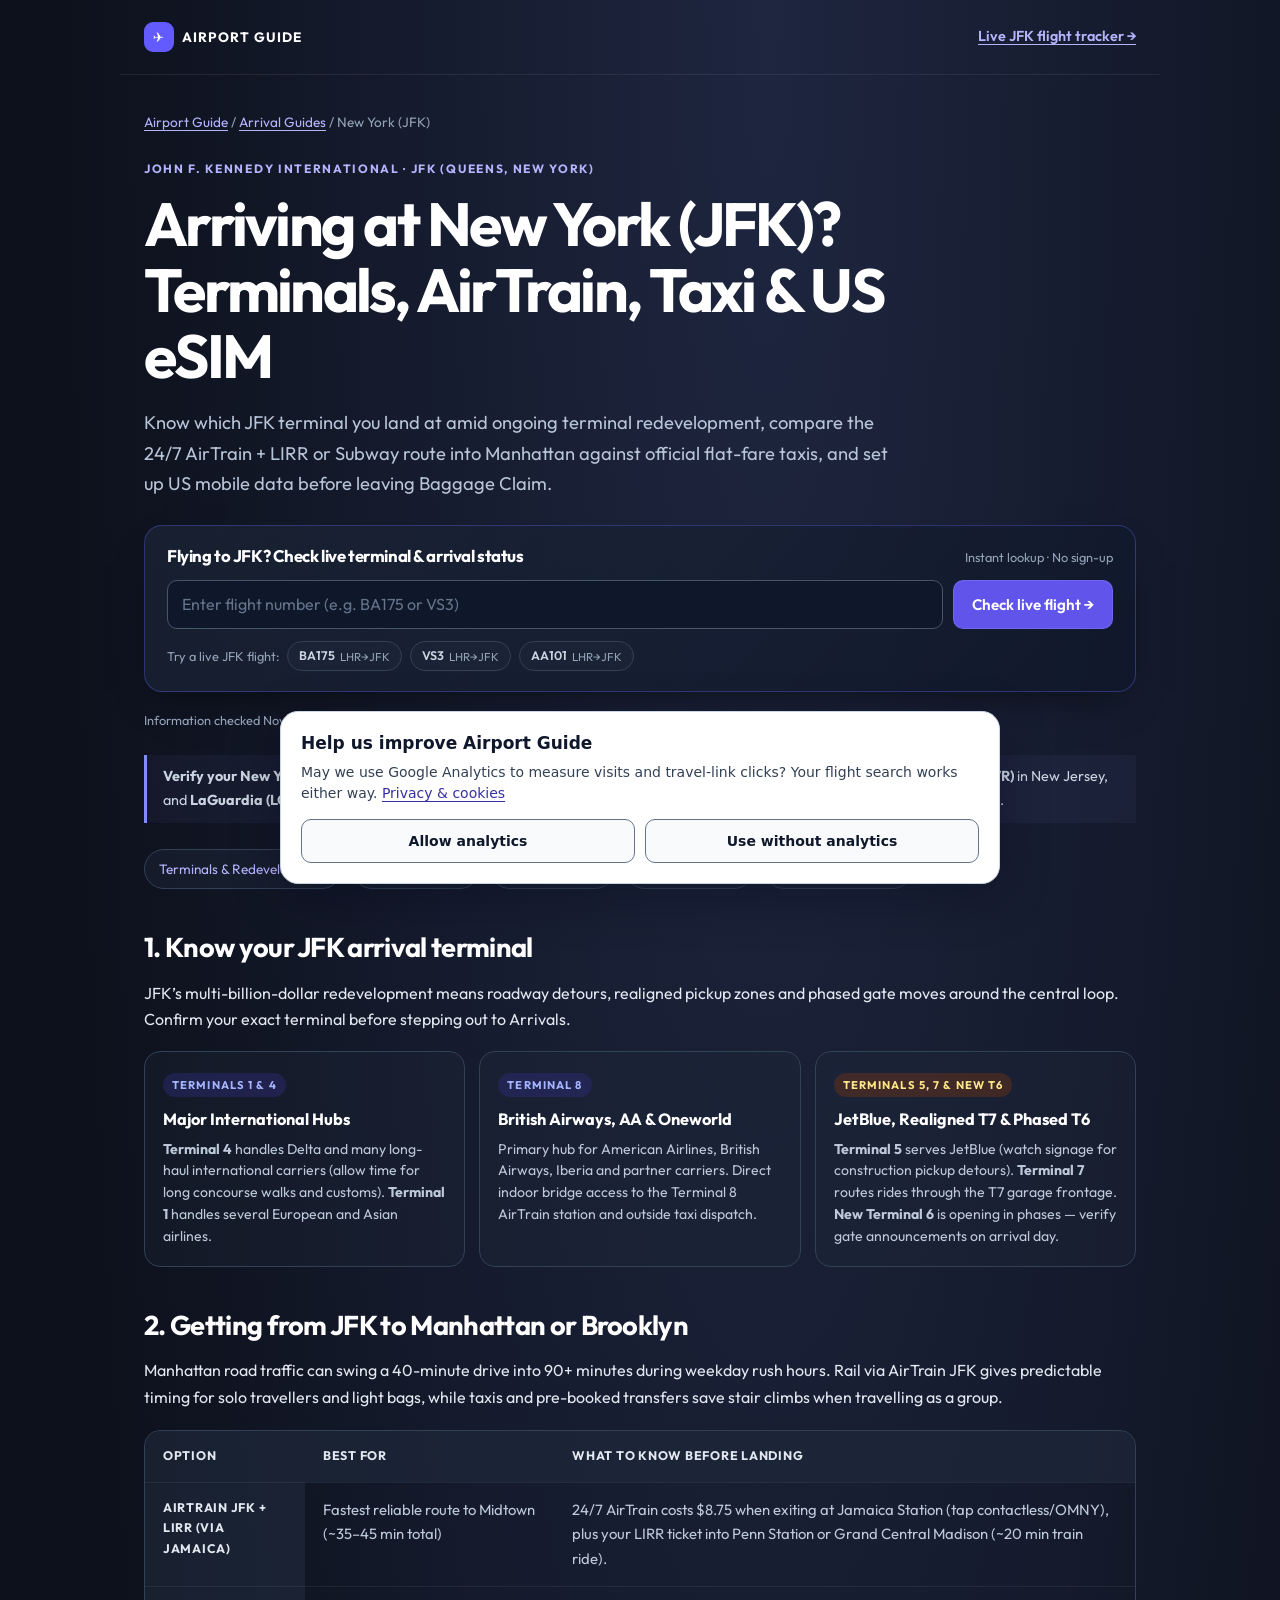
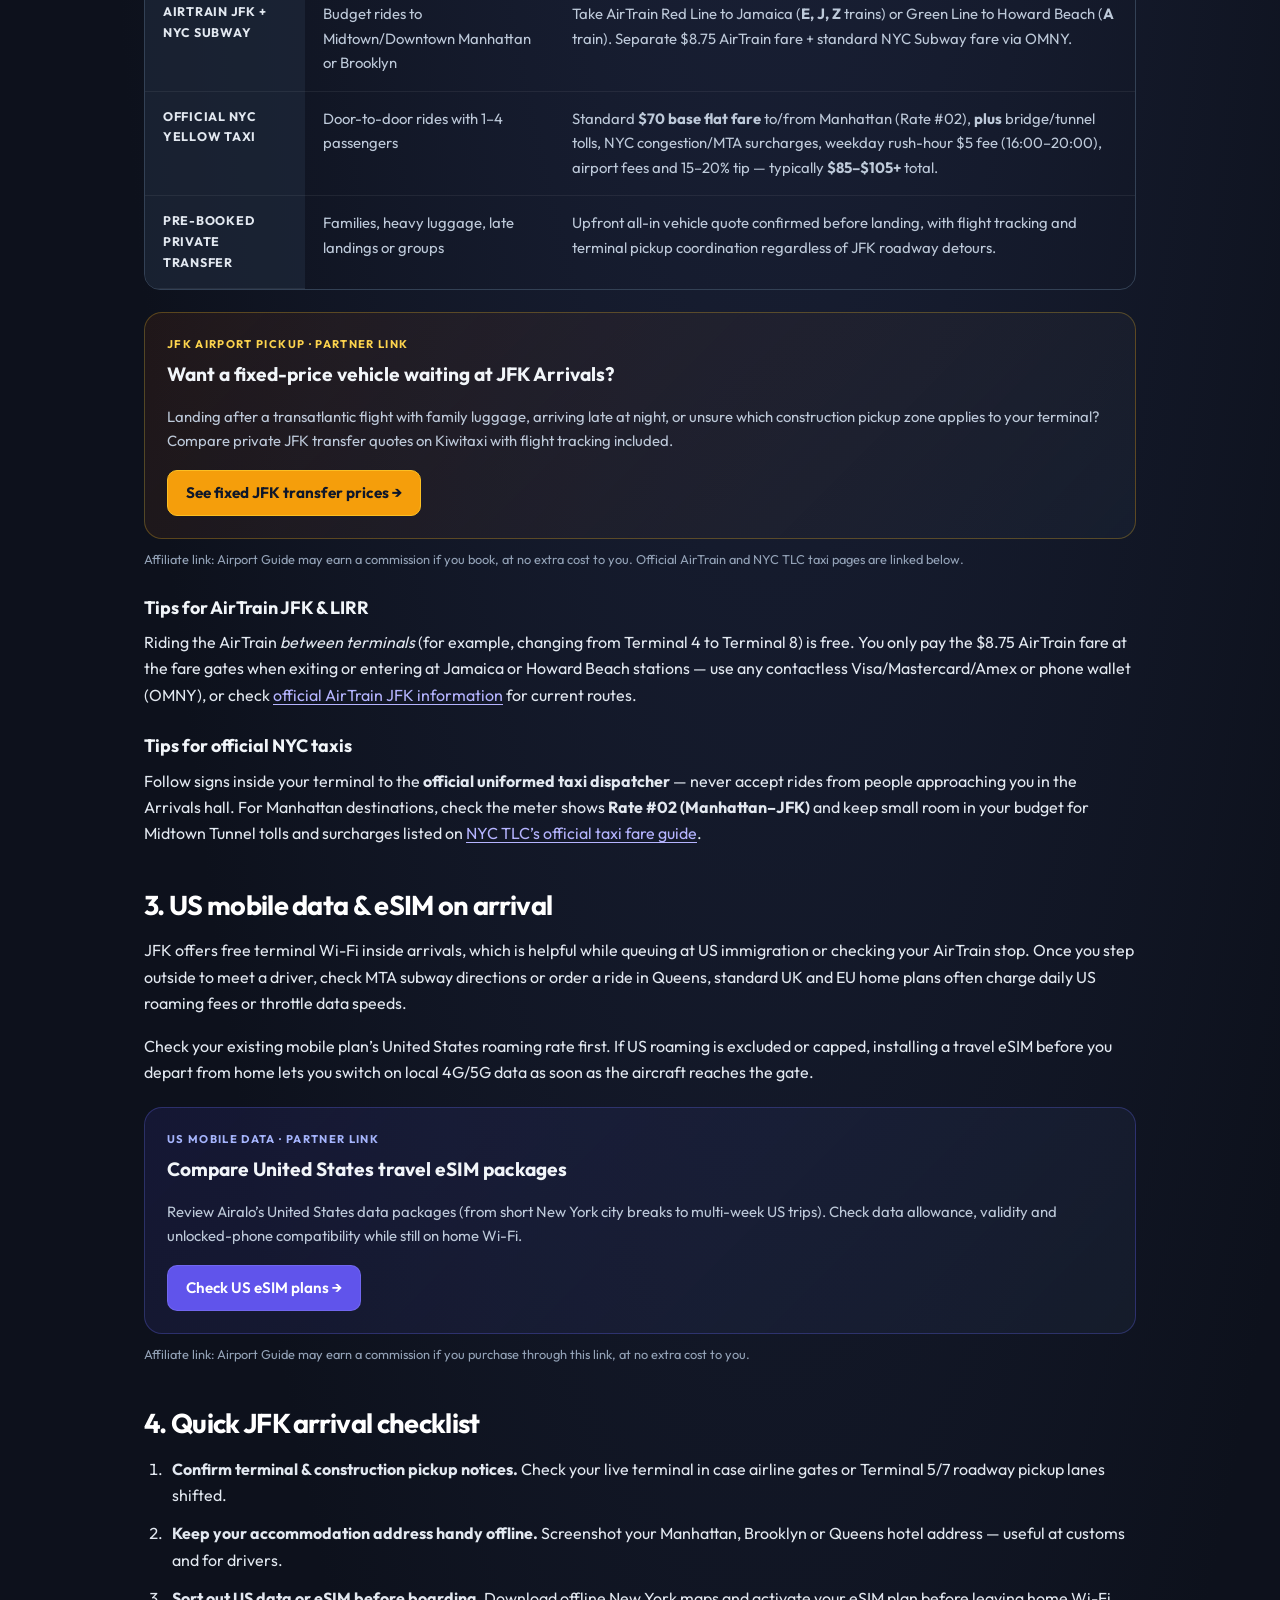
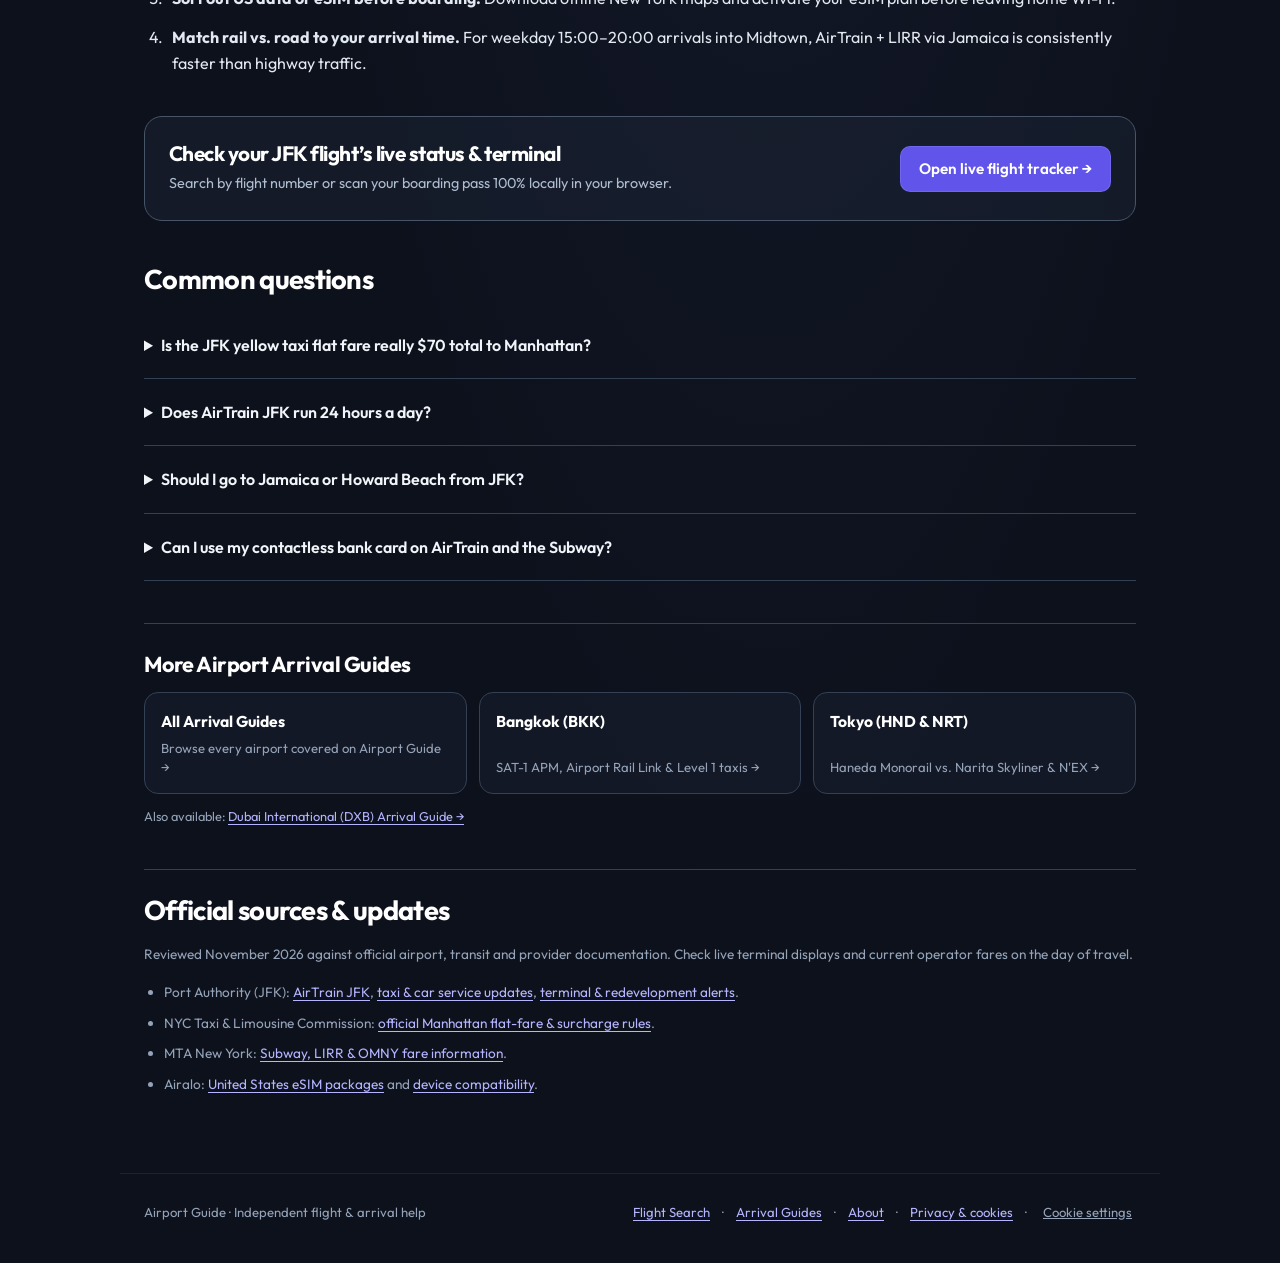
<file: guides/jfk/index.html>
<!DOCTYPE html>
<html lang="en">
<head>
    <meta charset="UTF-8">
    <meta name="viewport" content="width=device-width, initial-scale=1.0">
    <title>New York JFK Airport Arrival Guide: Terminals, AirTrain, Flat-Fare Taxi &amp; US eSIM | Airport Guide</title>
    <meta name="description" content="Flying to New York JFK? Check live terminal, gate &amp; status, compare 24/7 AirTrain + LIRR/Subway vs. the $70+ NYC yellow cab flat fare to Manhattan, and plan US eSIM data.">
    <link rel="canonical" href="https://airportguideapp.com/guides/jfk/">
    <meta property="og:type" content="article">
    <meta property="og:title" content="New York JFK Airport Arrival Guide: Terminals, AirTrain, Taxi &amp; US eSIM">
    <meta property="og:description" content="Compare AirTrain JFK (Jamaica LIRR vs. Howard Beach A train), official yellow cab Manhattan flat fare totals with tolls/surcharges, and US eSIM options.">
    <meta property="og:url" content="https://airportguideapp.com/guides/jfk/">
    <link rel="stylesheet" href="/assets/guide.css?v=20261122-guides">
    <link rel="stylesheet" href="/assets/analytics.css?v=20261106-affiliates">
    <script src="/assets/analytics.js?v=20261122-guides" defer></script>
    <script src="/assets/partner-links.js?v=20261122-wave2" defer></script>
    <script type="application/ld+json">
    {"@context":"https://schema.org","@type":"Article","headline":"New York JFK Airport Arrival Guide: Terminals, AirTrain, Flat-Fare Taxi & US eSIM","description":"Independent arrival guide for John F. Kennedy International Airport (JFK): active terminals 1-8 and phased T6 rollout, 24/7 AirTrain JFK + LIRR/Subway, NYC yellow taxi Manhattan flat fare details, and US eSIM data.","inLanguage":"en","dateModified":"2026-11-22","author":{"@type":"Organization","name":"Airport Guide","url":"https://airportguideapp.com/"},"mainEntityOfPage":"https://airportguideapp.com/guides/jfk/"}
    </script>
</head>
<body data-guide="jfk" data-arrival-airport="JFK">
    <a class="skip" href="#main">Skip to guide</a>
    <header class="site-header">
        <a class="brand" href="/"><span aria-hidden="true">✈</span>AIRPORT GUIDE</a>
        <a class="header-link" href="/?dest=JFK">Live JFK flight tracker →</a>
    </header>
    <main class="guide" id="main">
        <nav class="breadcrumb" aria-label="Breadcrumb"><a href="/">Airport Guide</a> / <a href="/guides/">Arrival Guides</a> / New York (JFK)</nav>
        <div class="eyebrow">John F. Kennedy International · JFK (Queens, New York)</div>
        <h1>Arriving at New York (JFK)?<br>Terminals, AirTrain, Taxi &amp; US eSIM</h1>
        <p class="intro">Know which JFK terminal you land at amid ongoing terminal redevelopment, compare the 24/7 AirTrain + LIRR or Subway route into Manhattan against official flat-fare taxis, and set up US mobile data before leaving Baggage Claim.</p>

        <section class="hero-flight-box" aria-labelledby="jfk-search-title">
            <div class="hero-flight-head">
                <h2 class="hero-flight-title" id="jfk-search-title">Flying to JFK? Check live terminal &amp; arrival status</h2>
                <p class="hero-flight-sub">Instant lookup · No sign-up</p>
            </div>
            <form id="jfkFlightForm" class="hero-flight-form" action="/" method="get">
                <input type="hidden" name="dest" value="JFK">
                <label class="sr-only" for="jfkFlightInput">Flight number</label>
                <input id="jfkFlightInput" class="hero-flight-input" name="flight" type="text" placeholder="Enter flight number (e.g. BA175 or VS3)" autocomplete="off" autocapitalize="characters" spellcheck="false" required>
                <button type="submit" class="button">Check live flight →</button>
            </form>
            <p id="jfkFlightError" class="hero-flight-error" hidden></p>
            <div class="hero-flight-examples">
                <span>Try a live JFK flight:</span>
                <a class="flight-chip" href="/?flight=BA175&amp;dest=JFK">BA175 <span>LHR→JFK</span></a>
                <a class="flight-chip" href="/?flight=VS3&amp;dest=JFK">VS3 <span>LHR→JFK</span></a>
                <a class="flight-chip" href="/?flight=AA101&amp;dest=JFK">AA101 <span>LHR→JFK</span></a>
            </div>
        </section>

        <p class="reviewed">Information checked November 2026 · Independent arrival guide</p>
        <p class="airport-note"><strong>Verify your New York airport code (JFK vs. EWR vs. LGA).</strong> New York has three major airports: <strong>JFK</strong> in Queens, <strong>Newark Liberty (EWR)</strong> in New Jersey, and <strong>LaGuardia (LGA)</strong> in northern Queens (which has no AirTrain link). Double-check your ticket before booking pickup or train tickets.</p>

        <nav class="jump-links" aria-label="In this guide">
            <a href="#terminals">Terminals &amp; Redevelopment</a>
            <a href="#transport">AirTrain vs. Taxi</a>
            <a href="#mobile-data">US eSIM &amp; Data</a>
            <a href="#arrival-checklist">Arrival Checklist</a>
            <a href="#questions">Common Questions</a>
        </nav>

        <section class="section" id="terminals" aria-labelledby="terminals-title">
            <h2 id="terminals-title">1. Know your JFK arrival terminal</h2>
            <p>JFK’s multi-billion-dollar redevelopment means roadway detours, realigned pickup zones and phased gate moves around the central loop. Confirm your exact terminal before stepping out to Arrivals.</p>
            <div class="terminal-grid">
                <div class="terminal-card">
                    <span class="terminal-badge">Terminals 1 &amp; 4</span>
                    <h3>Major International Hubs</h3>
                    <p><strong>Terminal 4</strong> handles Delta and many long-haul international carriers (allow time for long concourse walks and customs). <strong>Terminal 1</strong> handles several European and Asian airlines.</p>
                </div>
                <div class="terminal-card">
                    <span class="terminal-badge">Terminal 8</span>
                    <h3>British Airways, AA &amp; Oneworld</h3>
                    <p>Primary hub for American Airlines, British Airways, Iberia and partner carriers. Direct indoor bridge access to the Terminal 8 AirTrain station and outside taxi dispatch.</p>
                </div>
                <div class="terminal-card">
                    <span class="terminal-badge warn">Terminals 5, 7 &amp; New T6</span>
                    <h3>JetBlue, Realigned T7 &amp; Phased T6</h3>
                    <p><strong>Terminal 5</strong> serves JetBlue (watch signage for construction pickup detours). <strong>Terminal 7</strong> routes rides through the T7 garage frontage. <strong>New Terminal 6</strong> is opening in phases — verify gate announcements on arrival day.</p>
                </div>
            </div>
        </section>

        <section class="section" id="transport" aria-labelledby="transport-title">
            <h2 id="transport-title">2. Getting from JFK to Manhattan or Brooklyn</h2>
            <p>Manhattan road traffic can swing a 40-minute drive into 90+ minutes during weekday rush hours. Rail via AirTrain JFK gives predictable timing for solo travellers and light bags, while taxis and pre-booked transfers save stair climbs when travelling as a group.</p>
            <div class="comparison-wrap" role="region" aria-label="Compare airport transport" tabindex="0">
                <table>
                    <thead><tr><th scope="col">Option</th><th scope="col">Best for</th><th scope="col">What to know before landing</th></tr></thead>
                    <tbody>
                        <tr><th scope="row">AirTrain JFK + LIRR (via Jamaica)</th><td>Fastest reliable route to Midtown (~35–45 min total)</td><td>24/7 AirTrain costs $8.75 when exiting at Jamaica Station (tap contactless/OMNY), plus your LIRR ticket into Penn Station or Grand Central Madison (~20 min train ride).</td></tr>
                        <tr><th scope="row">AirTrain JFK + NYC Subway</th><td>Budget rides to Midtown/Downtown Manhattan or Brooklyn</td><td>Take AirTrain Red Line to Jamaica (<strong>E, J, Z</strong> trains) or Green Line to Howard Beach (<strong>A</strong> train). Separate $8.75 AirTrain fare + standard NYC Subway fare via OMNY.</td></tr>
                        <tr><th scope="row">Official NYC Yellow Taxi</th><td>Door-to-door rides with 1–4 passengers</td><td>Standard <strong>$70 base flat fare</strong> to/from Manhattan (Rate #02), <strong>plus</strong> bridge/tunnel tolls, NYC congestion/MTA surcharges, weekday rush-hour $5 fee (16:00–20:00), airport fees and 15–20% tip — typically <strong>$85–$105+</strong> total.</td></tr>
                        <tr><th scope="row">Pre-booked Private Transfer</th><td>Families, heavy luggage, late landings or groups</td><td>Upfront all-in vehicle quote confirmed before landing, with flight tracking and terminal pickup coordination regardless of JFK roadway detours.</td></tr>
                    </tbody>
                </table>
            </div>

            <article class="offer transfer" data-offer-card>
                <span class="offer-label">JFK Airport Pickup · Partner link</span>
                <h3>Want a fixed-price vehicle waiting at JFK Arrivals?</h3>
                <p>Landing after a transatlantic flight with family luggage, arriving late at night, or unsure which construction pickup zone applies to your terminal? Compare private JFK transfer quotes on Kiwitaxi with flight tracking included.</p>
                <a class="button amber" href="https://kiwitaxi.tpo.mx/1hDpZYlL" target="_blank" rel="noopener sponsored" data-provider="kiwitaxi" data-placement="jfk_guide">See fixed JFK transfer prices →</a>
            </article>
            <p class="disclosure">Affiliate link: Airport Guide may earn a commission if you book, at no extra cost to you. Official AirTrain and NYC TLC taxi pages are linked below.</p>

            <h3>Tips for AirTrain JFK &amp; LIRR</h3>
            <p>Riding the AirTrain <em>between terminals</em> (for example, changing from Terminal 4 to Terminal 8) is free. You only pay the $8.75 AirTrain fare at the fare gates when exiting or entering at Jamaica or Howard Beach stations — use any contactless Visa/Mastercard/Amex or phone wallet (OMNY), or check <a href="https://www.jfkairport.com/to-from-airport/air-train">official AirTrain JFK information</a> for current routes.</p>

            <h3>Tips for official NYC taxis</h3>
            <p>Follow signs inside your terminal to the <strong>official uniformed taxi dispatcher</strong> — never accept rides from people approaching you in the Arrivals hall. For Manhattan destinations, check the meter shows <strong>Rate #02 (Manhattan–JFK)</strong> and keep small room in your budget for Midtown Tunnel tolls and surcharges listed on <a href="https://www.nyc.gov/site/tlc/passengers/taxi-fare.page">NYC TLC’s official taxi fare guide</a>.</p>
        </section>

        <section class="section" id="mobile-data" aria-labelledby="mobile-title">
            <h2 id="mobile-title">3. US mobile data &amp; eSIM on arrival</h2>
            <p>JFK offers free terminal Wi-Fi inside arrivals, which is helpful while queuing at US immigration or checking your AirTrain stop. Once you step outside to meet a driver, check MTA subway directions or order a ride in Queens, standard UK and EU home plans often charge daily US roaming fees or throttle data speeds.</p>
            <p>Check your existing mobile plan’s United States roaming rate first. If US roaming is excluded or capped, installing a travel eSIM before you depart from home lets you switch on local 4G/5G data as soon as the aircraft reaches the gate.</p>

            <article class="offer" data-offer-card>
                <span class="offer-label">US Mobile Data · Partner link</span>
                <h3>Compare United States travel eSIM packages</h3>
                <p>Review Airalo’s United States data packages (from short New York city breaks to multi-week US trips). Check data allowance, validity and unlocked-phone compatibility while still on home Wi-Fi.</p>
                <a class="button" href="https://airalo.pxf.io/Jknr97" target="_blank" rel="noopener sponsored" data-provider="airalo" data-placement="jfk_guide">Check US eSIM plans →</a>
            </article>
            <p class="disclosure">Affiliate link: Airport Guide may earn a commission if you purchase through this link, at no extra cost to you.</p>
        </section>

        <section class="section" id="arrival-checklist" aria-labelledby="checklist-title">
            <h2 id="checklist-title">4. Quick JFK arrival checklist</h2>
            <ol class="steps">
                <li><strong>Confirm terminal &amp; construction pickup notices.</strong> Check your live terminal in case airline gates or Terminal 5/7 roadway pickup lanes shifted.</li>
                <li><strong>Keep your accommodation address handy offline.</strong> Screenshot your Manhattan, Brooklyn or Queens hotel address — useful at customs and for drivers.</li>
                <li><strong>Sort out US data or eSIM before boarding.</strong> Download offline New York maps and activate your eSIM plan before leaving home Wi-Fi.</li>
                <li><strong>Match rail vs. road to your arrival time.</strong> For weekday 15:00–20:00 arrivals into Midtown, AirTrain + LIRR via Jamaica is consistently faster than highway traffic.</li>
            </ol>
        </section>

        <section class="flight-cta" aria-label="Find your flight">
            <div>
                <h2>Check your JFK flight’s live status &amp; terminal</h2>
                <p>Search by flight number or scan your boarding pass 100% locally in your browser.</p>
            </div>
            <a class="button" href="/?dest=JFK">Open live flight tracker →</a>
        </section>

        <section class="section" id="questions" aria-labelledby="questions-title">
            <h2 id="questions-title">Common questions</h2>
            <details><summary>Is the JFK yellow taxi flat fare really $70 total to Manhattan?</summary><p>The metered base flat fare between JFK and anywhere in Manhattan is $70, but NYC surcharges, MTA/congestion fees, airport access charges, expressway/tunnel tolls, the weekday 16:00–20:00 peak $5 surcharge and a 15–20% tip are added on top — expect around $85–$105+ out of pocket.</p></details>
            <details><summary>Does AirTrain JFK run 24 hours a day?</summary><p>Yes, AirTrain JFK operates 24/7 across all airport terminals and both Jamaica and Howard Beach stations. Remember that late-night LIRR and Subway frequencies are lower than daytime schedules.</p></details>
            <details><summary>Should I go to Jamaica or Howard Beach from JFK?</summary><p>Go to <strong>Jamaica Station</strong> for LIRR commuter trains to Penn Station or Grand Central Madison (~20 min) and the E, J or Z subway lines. Go to <strong>Howard Beach</strong> for the A subway line serving lower Manhattan and western Brooklyn.</p></details>
            <details><summary>Can I use my contactless bank card on AirTrain and the Subway?</summary><p>Yes — both the AirTrain exit gates (at Jamaica/Howard Beach) and NYC Subway turnstiles accept contactless Visa, Mastercard, American Express and phone wallets via OMNY.</p></details>
        </section>

        <section class="related-guides" aria-labelledby="related-title">
            <h2 id="related-title">More Airport Arrival Guides</h2>
            <div class="related-grid">
                <a class="related-card" href="/guides/" data-guide-link data-guide="hub" data-placement="jfk_guide">
                    <strong>All Arrival Guides</strong>
                    <span>Browse every airport covered on Airport Guide →</span>
                </a>
                <a class="related-card" href="/guides/bangkok/" data-guide-link data-guide="bangkok" data-placement="jfk_guide">
                    <strong>Bangkok (BKK)</strong>
                    <span>SAT-1 APM, Airport Rail Link &amp; Level 1 taxis →</span>
                </a>
                <a class="related-card" href="/guides/tokyo/" data-guide-link data-guide="tokyo" data-placement="jfk_guide">
                    <strong>Tokyo (HND &amp; NRT)</strong>
                    <span>Haneda Monorail vs. Narita Skyliner &amp; N'EX →</span>
                </a>
            </div>
            <p class="disclosure" style="margin-top: 12px;">Also available: <a href="/guides/dubai/" data-guide-link data-guide="dubai" data-placement="jfk_guide">Dubai International (DXB) Arrival Guide →</a></p>
        </section>

        <section class="section sources" aria-labelledby="sources-title">
            <h2 id="sources-title">Official sources &amp; updates</h2>
            <p>Reviewed November 2026 against official airport, transit and provider documentation. Check live terminal displays and current operator fares on the day of travel.</p>
            <ul>
                <li>Port Authority (JFK): <a href="https://www.jfkairport.com/to-from-airport/air-train">AirTrain JFK</a>, <a href="https://www.jfkairport.com/to-from-airport/taxi-car-and-van-service">taxi &amp; car service updates</a>, <a href="https://www.jfkairport.com/">terminal &amp; redevelopment alerts</a>.</li>
                <li>NYC Taxi &amp; Limousine Commission: <a href="https://www.nyc.gov/site/tlc/passengers/taxi-fare.page">official Manhattan flat-fare &amp; surcharge rules</a>.</li>
                <li>MTA New York: <a href="https://www.mta.info/">Subway, LIRR &amp; OMNY fare information</a>.</li>
                <li>Airalo: <a href="https://www.airalo.com/united-states-esim">United States eSIM packages</a> and <a href="https://www.airalo.com/how-airalo-works/device-compatibility">device compatibility</a>.</li>
            </ul>
        </section>
    </main>
    <footer class="site-footer">
        <span>Airport Guide · Independent flight &amp; arrival help</span>
        <nav class="footer-nav" aria-label="Footer">
            <a href="/">Flight Search</a> ·
            <a href="/guides/" data-guide-link data-guide="hub" data-placement="footer">Arrival Guides</a> ·
            <a href="/about/">About</a> ·
            <a href="/privacy/">Privacy &amp; cookies</a> ·
            <button class="ag-cookie-settings" type="button" data-cookie-settings>Cookie settings</button>
        </nav>
    </footer>
    <script>
    (function () {
        var form = document.getElementById('jfkFlightForm');
        var input = document.getElementById('jfkFlightInput');
        var error = document.getElementById('jfkFlightError');
        if (!form || !input) return;
        function normalize(value) {
            var q = String(value || '').trim().toUpperCase().replace(/\s+/g, '');
            var parts = q.match(/^([A-Z]{2,3}|[A-Z]\d|\d[A-Z])(\d+[A-Z]?)$/);
            if (!parts) return q;
            var num = parts[2].replace(/^0+(?=\d)/, '');
            var cand = parts[1] + num;
            return (/^[A-Z0-9]{3,8}$/.test(cand) && /\d/.test(cand)) ? cand : q;
        }
        form.addEventListener('submit', function (e) {
            e.preventDefault();
            var flight = normalize(input.value);
            if (!/^[A-Z0-9]{3,8}$/.test(flight) || !/\d/.test(flight)) {
                if (error) {
                    error.textContent = 'Enter a valid flight number, for example BA175 or VS3.';
                    error.hidden = false;
                }
                input.focus();
                return;
            }
            if (error) error.hidden = true;
            var target = new URL('/', location.origin);
            target.searchParams.set('flight', flight);
            target.searchParams.set('dest', 'JFK');
            var campaign = window.AirportGuideAnalytics && window.AirportGuideAnalytics.campaign;
            if (campaign) {
                Object.keys(campaign).forEach(function (key) {
                    target.searchParams.set(key, campaign[key]);
                });
            }
            location.href = target.href;
        });
    })();
    </script>
</body>
</html>
</file>
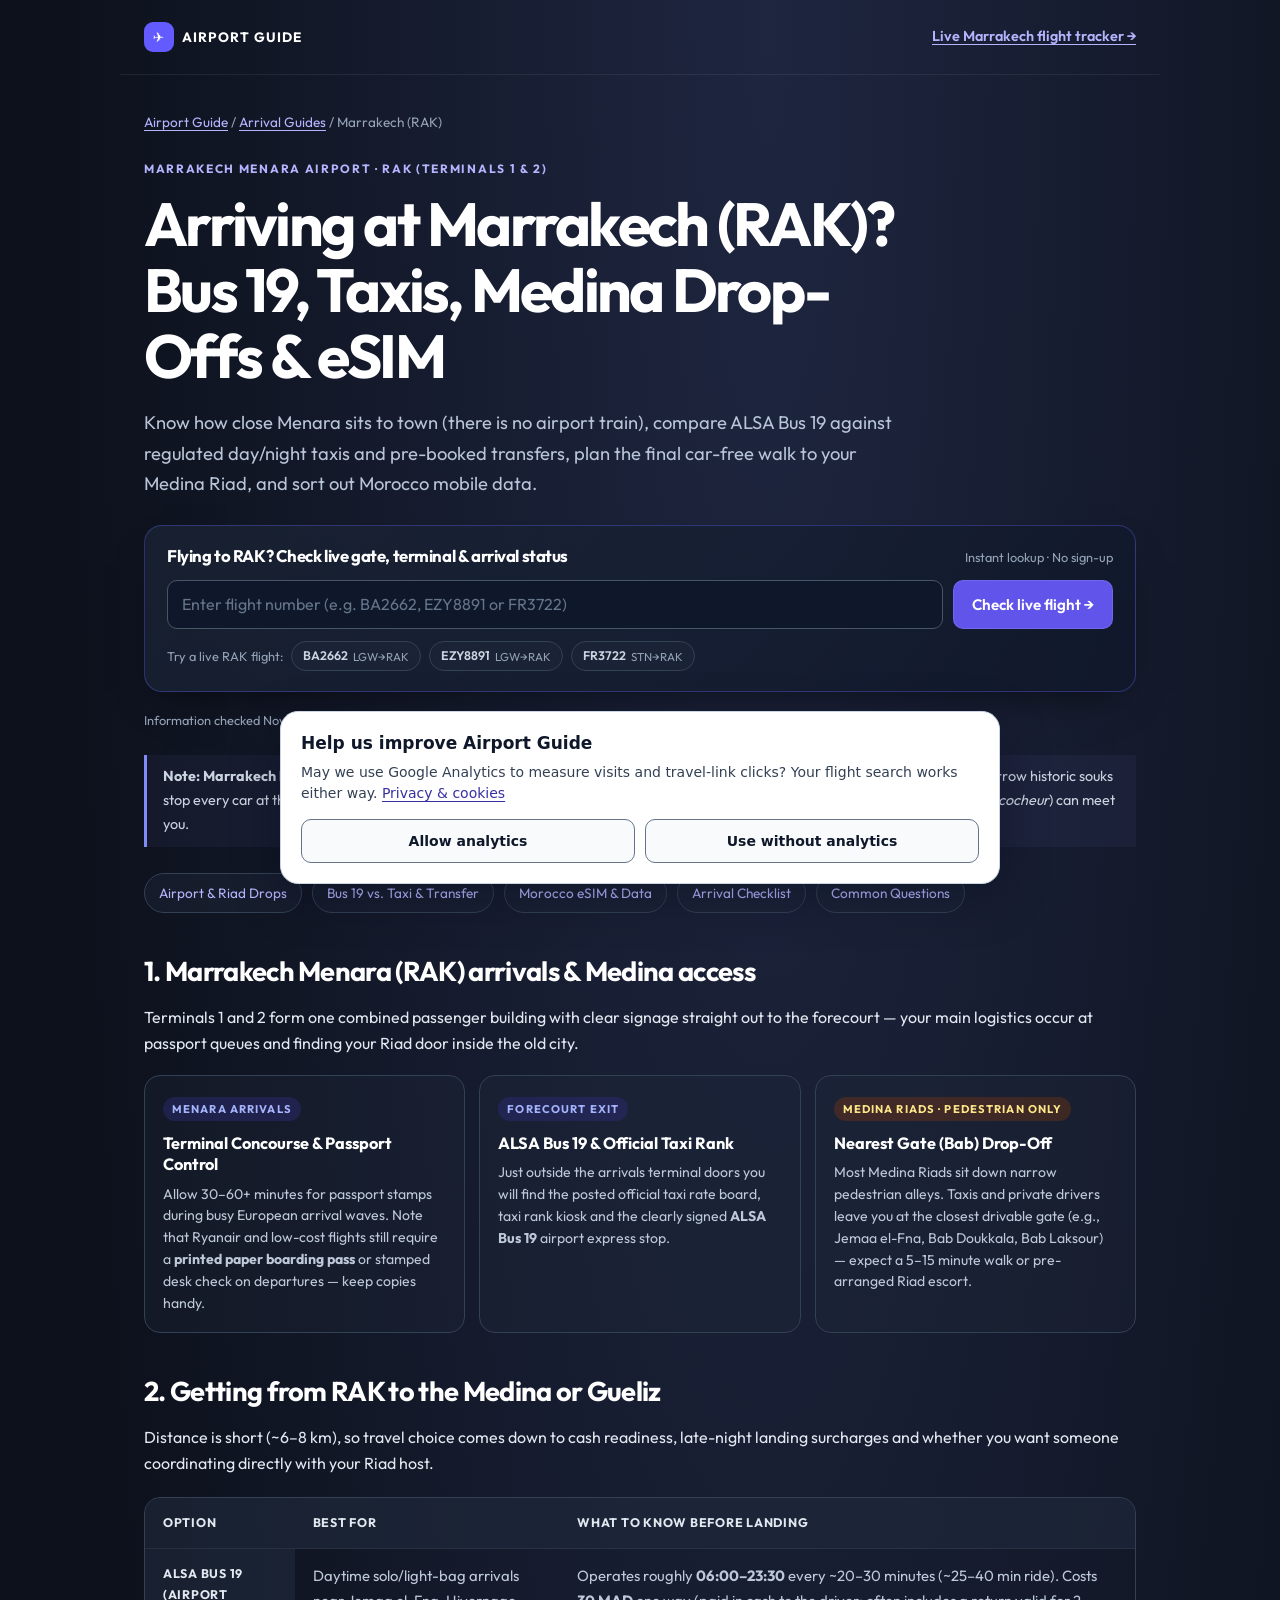
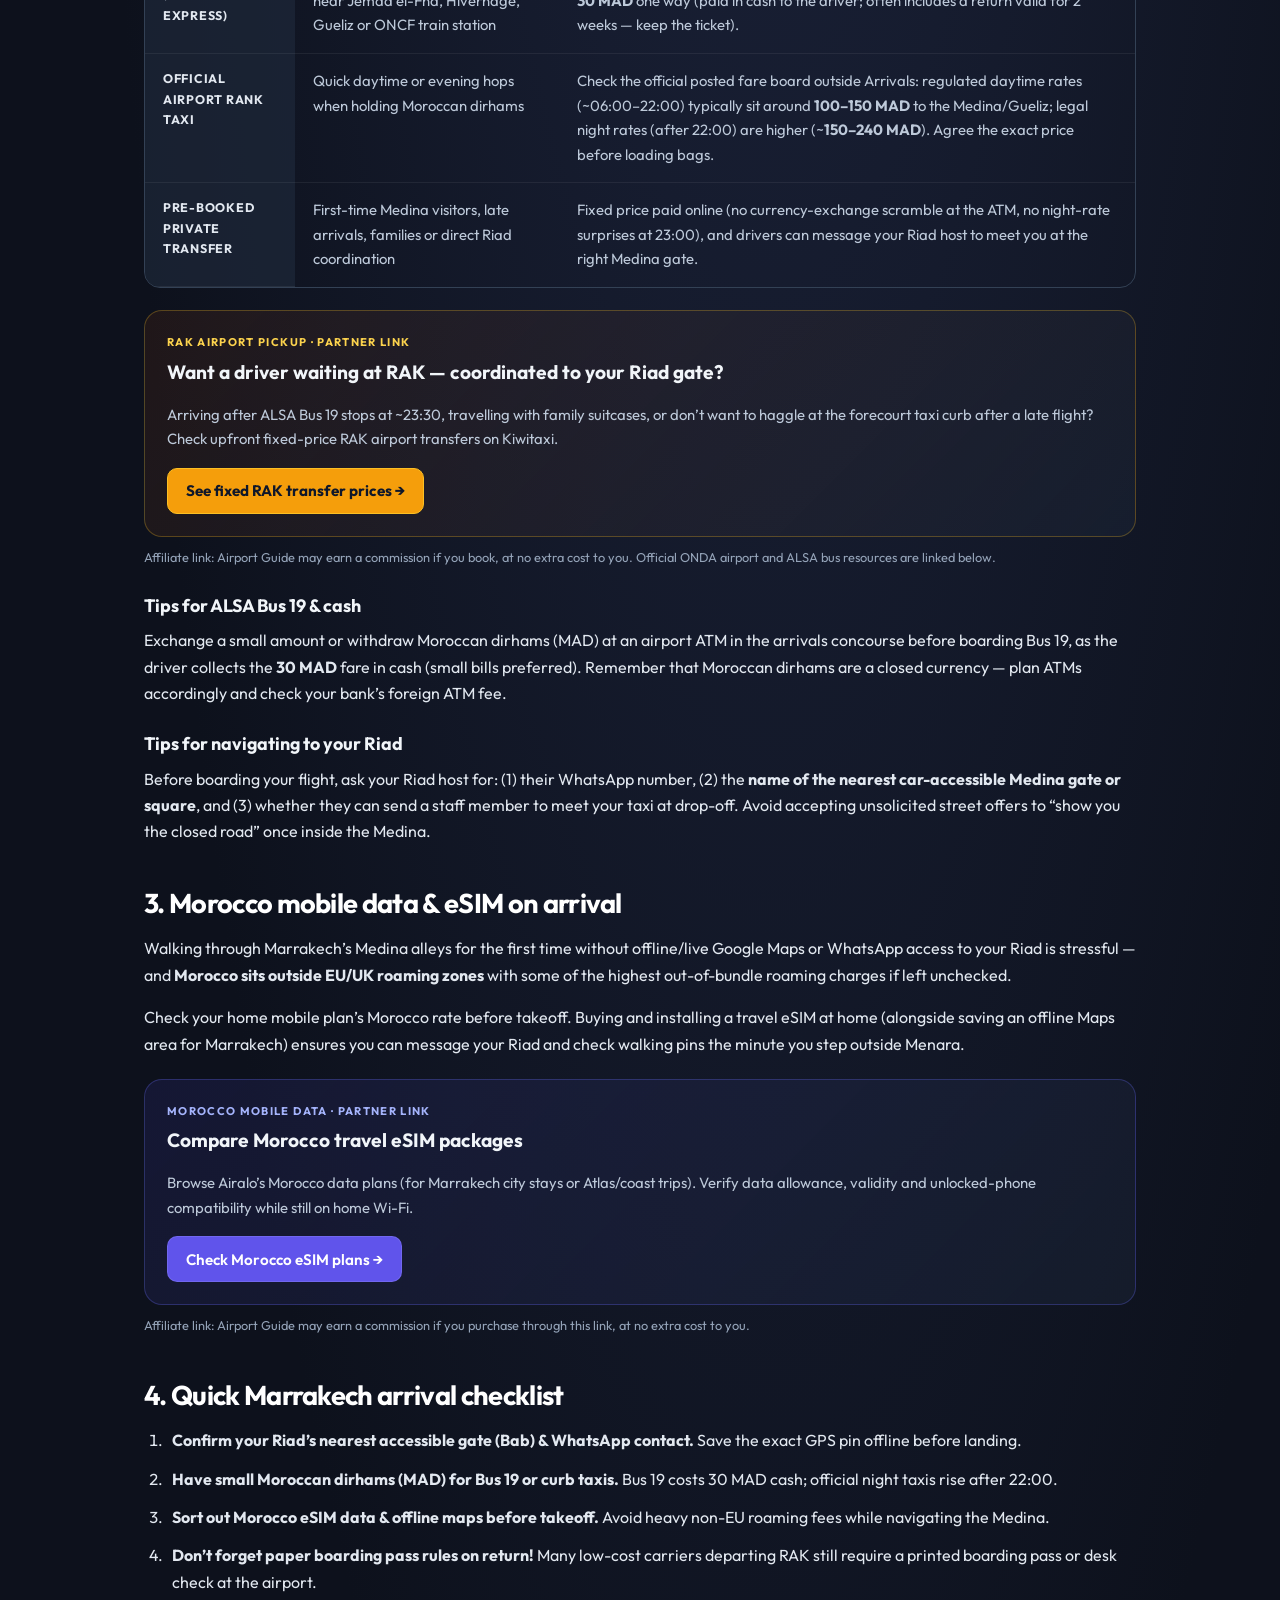
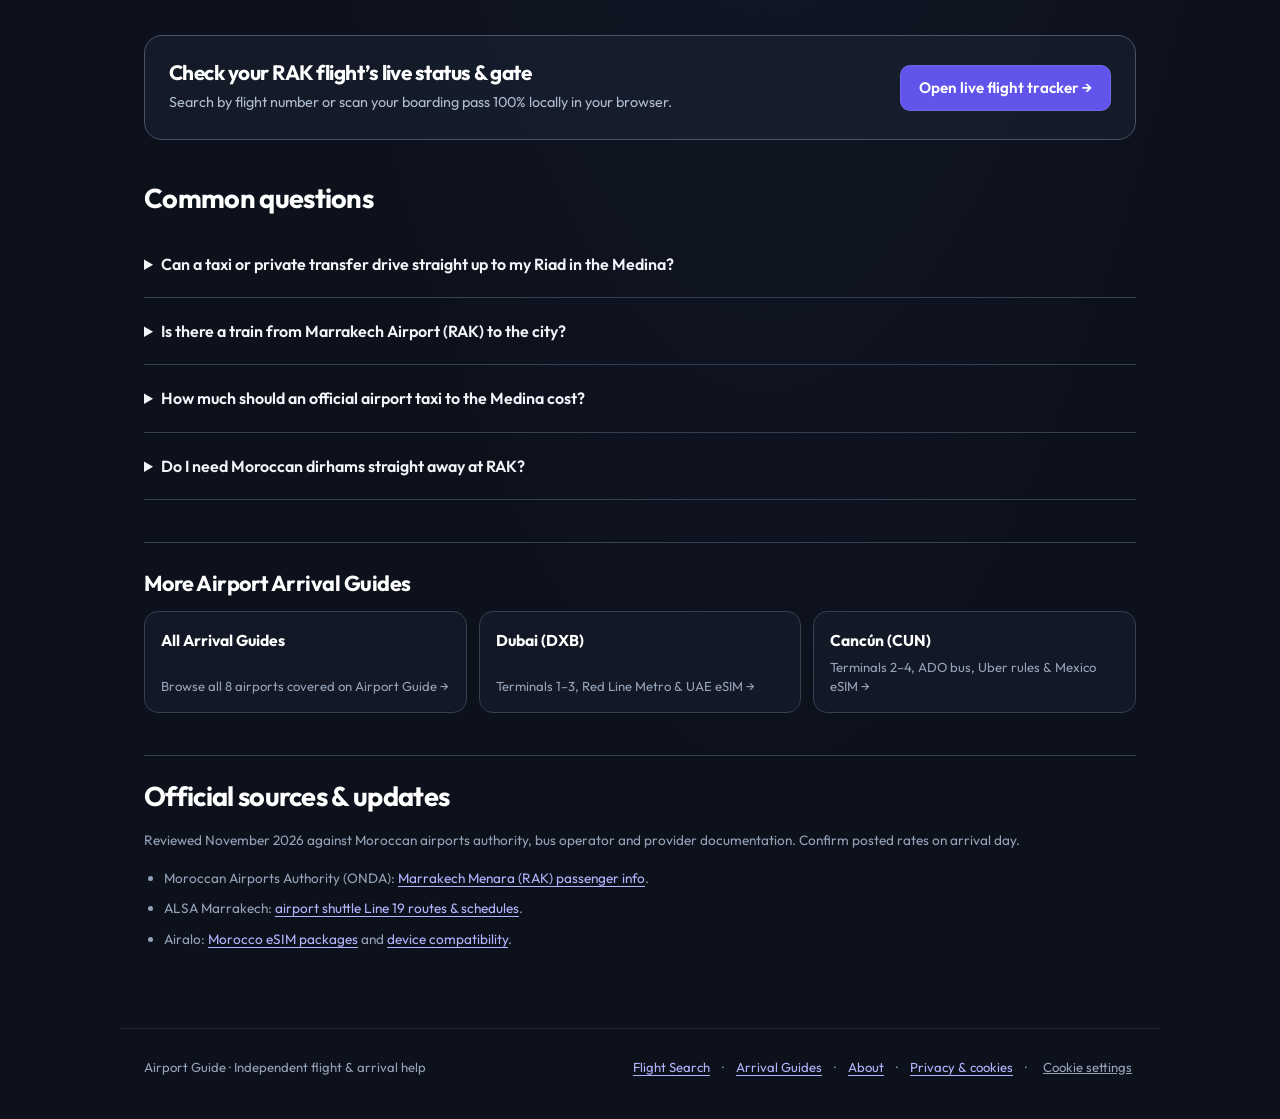
<file: guides/marrakech/index.html>
<!DOCTYPE html>
<html lang="en">
<head>
    <meta charset="UTF-8">
    <meta name="viewport" content="width=device-width, initial-scale=1.0">
    <title>Marrakech Menara Airport (RAK) Arrival Guide: Bus 19, Official Taxi, Medina Riad Drop-Off &amp; Morocco eSIM | Airport Guide</title>
    <meta name="description" content="Flying to Marrakech Menara (RAK)? Compare ALSA Bus 19 (30 MAD), official day/night taxi rates, Medina Riad gate drop-offs and Morocco travel eSIM options.">
    <link rel="canonical" href="https://airportguideapp.com/guides/marrakech/">
    <meta property="og:type" content="article">
    <meta property="og:title" content="Marrakech Airport (RAK) Arrival Guide: Bus 19, Taxis, Medina Drops &amp; Morocco eSIM">
    <meta property="og:description" content="Check live RAK flight status, compare ALSA Bus 19 vs. official taxis and pre-booked transfers (plus how Riad Medina alley drop-offs work), and prepare Morocco mobile data.">
    <meta property="og:url" content="https://airportguideapp.com/guides/marrakech/">
    <link rel="stylesheet" href="/assets/guide.css?v=20261122-guides">
    <link rel="stylesheet" href="/assets/analytics.css?v=20261106-affiliates">
    <script src="/assets/analytics.js?v=20261122-guides" defer></script>
    <script src="/assets/partner-links.js?v=20261122-wave2" defer></script>
    <script type="application/ld+json">
    {"@context":"https://schema.org","@type":"Article","headline":"Marrakech Menara Airport (RAK) Arrival Guide: Bus 19, Official Taxi, Medina Riad Drop-Off & Morocco eSIM","description":"Independent arrival guide to Marrakech Menara Airport (RAK): terminal passport rules, ALSA Bus 19 timetable and fare (30 MAD), regulated official day/night taxi rates, Medina Riad gate drop-off coordination and Morocco eSIM data.","inLanguage":"en","dateModified":"2026-11-22","author":{"@type":"Organization","name":"Airport Guide","url":"https://airportguideapp.com/"},"mainEntityOfPage":"https://airportguideapp.com/guides/marrakech/"}
    </script>
</head>
<body data-guide="marrakech" data-arrival-airport="RAK">
    <a class="skip" href="#main">Skip to guide</a>
    <header class="site-header">
        <a class="brand" href="/"><span aria-hidden="true">✈</span>AIRPORT GUIDE</a>
        <a class="header-link" href="/?dest=RAK">Live Marrakech flight tracker →</a>
    </header>
    <main class="guide" id="main">
        <nav class="breadcrumb" aria-label="Breadcrumb"><a href="/">Airport Guide</a> / <a href="/guides/">Arrival Guides</a> / Marrakech (RAK)</nav>
        <div class="eyebrow">Marrakech Menara Airport · RAK (Terminals 1 &amp; 2)</div>
        <h1>Arriving at Marrakech (RAK)?<br>Bus 19, Taxis, Medina Drop-Offs &amp; eSIM</h1>
        <p class="intro">Know how close Menara sits to town (there is no airport train), compare ALSA Bus 19 against regulated day/night taxis and pre-booked transfers, plan the final car-free walk to your Medina Riad, and sort out Morocco mobile data.</p>

        <section class="hero-flight-box" aria-labelledby="rak-search-title">
            <div class="hero-flight-head">
                <h2 class="hero-flight-title" id="rak-search-title">Flying to RAK? Check live gate, terminal &amp; arrival status</h2>
                <p class="hero-flight-sub">Instant lookup · No sign-up</p>
            </div>
            <form id="marrakechFlightForm" class="hero-flight-form" action="/" method="get">
                <input type="hidden" name="dest" value="RAK">
                <label class="sr-only" for="marrakechFlightInput">Flight number</label>
                <input id="marrakechFlightInput" class="hero-flight-input" name="flight" type="text" placeholder="Enter flight number (e.g. BA2662, EZY8891 or FR3722)" autocomplete="off" autocapitalize="characters" spellcheck="false" required>
                <button type="submit" class="button">Check live flight →</button>
            </form>
            <p id="marrakechFlightError" class="hero-flight-error" hidden></p>
            <div class="hero-flight-examples">
                <span>Try a live RAK flight:</span>
                <a class="flight-chip" href="/?flight=BA2662&amp;dest=RAK">BA2662 <span>LGW→RAK</span></a>
                <a class="flight-chip" href="/?flight=EZY8891&amp;dest=RAK">EZY8891 <span>LGW→RAK</span></a>
                <a class="flight-chip" href="/?flight=FR3722&amp;dest=RAK">FR3722 <span>STN→RAK</span></a>
            </div>
        </section>

        <p class="reviewed">Information checked November 2026 · Independent arrival guide</p>
        <p class="airport-note"><strong>Note: Marrakech has no airport train, and cars cannot enter Medina Riad alleys.</strong> RAK sits only ~15–20 minutes from town, yet narrow historic souks stop every car at the nearest accessible gate (<em>Bab</em>) or square — ask your Riad in advance which gate to drop at and whether a porter (<em>cocheur</em>) can meet you.</p>

        <nav class="jump-links" aria-label="In this guide">
            <a href="#terminals">Airport &amp; Riad Drops</a>
            <a href="#transport">Bus 19 vs. Taxi &amp; Transfer</a>
            <a href="#mobile-data">Morocco eSIM &amp; Data</a>
            <a href="#arrival-checklist">Arrival Checklist</a>
            <a href="#questions">Common Questions</a>
        </nav>

        <section class="section" id="terminals" aria-labelledby="terminals-title">
            <h2 id="terminals-title">1. Marrakech Menara (RAK) arrivals &amp; Medina access</h2>
            <p>Terminals 1 and 2 form one combined passenger building with clear signage straight out to the forecourt — your main logistics occur at passport queues and finding your Riad door inside the old city.</p>
            <div class="terminal-grid">
                <div class="terminal-card">
                    <span class="terminal-badge">Menara Arrivals</span>
                    <h3>Terminal Concourse &amp; Passport Control</h3>
                    <p>Allow 30–60+ minutes for passport stamps during busy European arrival waves. Note that Ryanair and low-cost flights still require a <strong>printed paper boarding pass</strong> or stamped desk check on departures — keep copies handy.</p>
                </div>
                <div class="terminal-card">
                    <span class="terminal-badge">Forecourt Exit</span>
                    <h3>ALSA Bus 19 &amp; Official Taxi Rank</h3>
                    <p>Just outside the arrivals terminal doors you will find the posted official taxi rate board, taxi rank kiosk and the clearly signed <strong>ALSA Bus 19</strong> airport express stop.</p>
                </div>
                <div class="terminal-card">
                    <span class="terminal-badge warn">Medina Riads · Pedestrian Only</span>
                    <h3>Nearest Gate (Bab) Drop-Off</h3>
                    <p>Most Medina Riads sit down narrow pedestrian alleys. Taxis and private drivers leave you at the closest drivable gate (e.g., Jemaa el-Fna, Bab Doukkala, Bab Laksour) — expect a 5–15 minute walk or pre-arranged Riad escort.</p>
                </div>
            </div>
        </section>

        <section class="section" id="transport" aria-labelledby="transport-title">
            <h2 id="transport-title">2. Getting from RAK to the Medina or Gueliz</h2>
            <p>Distance is short (~6–8 km), so travel choice comes down to cash readiness, late-night landing surcharges and whether you want someone coordinating directly with your Riad host.</p>
            <div class="comparison-wrap" role="region" aria-label="Compare airport transport" tabindex="0">
                <table>
                    <thead><tr><th scope="col">Option</th><th scope="col">Best for</th><th scope="col">What to know before landing</th></tr></thead>
                    <tbody>
                        <tr><th scope="row">ALSA Bus 19 (Airport Express)</th><td>Daytime solo/light-bag arrivals near Jemaa el-Fna, Hivernage, Gueliz or ONCF train station</td><td>Operates roughly <strong>06:00–23:30</strong> every ~20–30 minutes (~25–40 min ride). Costs <strong>30 MAD</strong> one way (paid in cash to the driver; often includes a return valid for 2 weeks — keep the ticket).</td></tr>
                        <tr><th scope="row">Official Airport Rank Taxi</th><td>Quick daytime or evening hops when holding Moroccan dirhams</td><td>Check the official posted fare board outside Arrivals: regulated daytime rates (~06:00–22:00) typically sit around <strong>100–150 MAD</strong> to the Medina/Gueliz; legal night rates (after 22:00) are higher (~<strong>150–240 MAD</strong>). Agree the exact price before loading bags.</td></tr>
                        <tr><th scope="row">Pre-booked Private Transfer</th><td>First-time Medina visitors, late arrivals, families or direct Riad coordination</td><td>Fixed price paid online (no currency-exchange scramble at the ATM, no night-rate surprises at 23:00), and drivers can message your Riad host to meet you at the right Medina gate.</td></tr>
                    </tbody>
                </table>
            </div>

            <article class="offer transfer" data-offer-card>
                <span class="offer-label">RAK Airport Pickup · Partner link</span>
                <h3>Want a driver waiting at RAK — coordinated to your Riad gate?</h3>
                <p>Arriving after ALSA Bus 19 stops at ~23:30, travelling with family suitcases, or don’t want to haggle at the forecourt taxi curb after a late flight? Check upfront fixed-price RAK airport transfers on Kiwitaxi.</p>
                <a class="button amber" href="https://kiwitaxi.tpo.mx/48Erupjb" target="_blank" rel="noopener sponsored" data-provider="kiwitaxi" data-placement="marrakech_guide">See fixed RAK transfer prices →</a>
            </article>
            <p class="disclosure">Affiliate link: Airport Guide may earn a commission if you book, at no extra cost to you. Official ONDA airport and ALSA bus resources are linked below.</p>

            <h3>Tips for ALSA Bus 19 &amp; cash</h3>
            <p>Exchange a small amount or withdraw Moroccan dirhams (MAD) at an airport ATM in the arrivals concourse before boarding Bus 19, as the driver collects the <strong>30 MAD</strong> fare in cash (small bills preferred). Remember that Moroccan dirhams are a closed currency — plan ATMs accordingly and check your bank’s foreign ATM fee.</p>

            <h3>Tips for navigating to your Riad</h3>
            <p>Before boarding your flight, ask your Riad host for: (1) their WhatsApp number, (2) the <strong>name of the nearest car-accessible Medina gate or square</strong>, and (3) whether they can send a staff member to meet your taxi at drop-off. Avoid accepting unsolicited street offers to “show you the closed road” once inside the Medina.</p>
        </section>

        <section class="section" id="mobile-data" aria-labelledby="mobile-title">
            <h2 id="mobile-title">3. Morocco mobile data &amp; eSIM on arrival</h2>
            <p>Walking through Marrakech’s Medina alleys for the first time without offline/live Google Maps or WhatsApp access to your Riad is stressful — and <strong>Morocco sits outside EU/UK roaming zones</strong> with some of the highest out-of-bundle roaming charges if left unchecked.</p>
            <p>Check your home mobile plan’s Morocco rate before takeoff. Buying and installing a travel eSIM at home (alongside saving an offline Maps area for Marrakech) ensures you can message your Riad and check walking pins the minute you step outside Menara.</p>

            <article class="offer" data-offer-card>
                <span class="offer-label">Morocco Mobile Data · Partner link</span>
                <h3>Compare Morocco travel eSIM packages</h3>
                <p>Browse Airalo’s Morocco data plans (for Marrakech city stays or Atlas/coast trips). Verify data allowance, validity and unlocked-phone compatibility while still on home Wi-Fi.</p>
                <a class="button" href="https://airalo.pxf.io/Jknre7" target="_blank" rel="noopener sponsored" data-provider="airalo" data-placement="marrakech_guide">Check Morocco eSIM plans →</a>
            </article>
            <p class="disclosure">Affiliate link: Airport Guide may earn a commission if you purchase through this link, at no extra cost to you.</p>
        </section>

        <section class="section" id="arrival-checklist" aria-labelledby="checklist-title">
            <h2 id="checklist-title">4. Quick Marrakech arrival checklist</h2>
            <ol class="steps">
                <li><strong>Confirm your Riad’s nearest accessible gate (Bab) &amp; WhatsApp contact.</strong> Save the exact GPS pin offline before landing.</li>
                <li><strong>Have small Moroccan dirhams (MAD) for Bus 19 or curb taxis.</strong> Bus 19 costs 30 MAD cash; official night taxis rise after 22:00.</li>
                <li><strong>Sort out Morocco eSIM data &amp; offline maps before takeoff.</strong> Avoid heavy non-EU roaming fees while navigating the Medina.</li>
                <li><strong>Don’t forget paper boarding pass rules on return!</strong> Many low-cost carriers departing RAK still require a printed boarding pass or desk check at the airport.</li>
            </ol>
        </section>

        <section class="flight-cta" aria-label="Find your flight">
            <div>
                <h2>Check your RAK flight’s live status &amp; gate</h2>
                <p>Search by flight number or scan your boarding pass 100% locally in your browser.</p>
            </div>
            <a class="button" href="/?dest=RAK">Open live flight tracker →</a>
        </section>

        <section class="section" id="questions" aria-labelledby="questions-title">
            <h2 id="questions-title">Common questions</h2>
            <details><summary>Can a taxi or private transfer drive straight up to my Riad in the Medina?</summary><p>Only if your Riad sits directly on one of the few paved edge roads. Most Riads sit inside pedestrian-only alleys, so vehicles stop at the nearest gate (Bab) or square — coordinate a quick walk or Riad porter in advance.</p></details>
            <details><summary>Is there a train from Marrakech Airport (RAK) to the city?</summary><p>No rail line reaches Marrakech Airport directly. ALSA Bus 19 connects the airport to Marrakech’s main ONCF railway station (Gare ONCF) in Gueliz as well as Jemaa el-Fna.</p></details>
            <details><summary>How much should an official airport taxi to the Medina cost?</summary><p>Regulated daytime airport rank fares generally run around 100–150 MAD (roughly €9–€14), rising to around 150–240 MAD at night after 22:00. Always verify the posted board outside the terminal and confirm the total before riding.</p></details>
            <details><summary>Do I need Moroccan dirhams straight away at RAK?</summary><p>Yes if taking ALSA Bus 19 (30 MAD cash), buying a local SIM or paying a street taxi. If pre-booking a private airport transfer online, your ride is already settled before you land.</p></details>
        </section>

        <section class="related-guides" aria-labelledby="related-title">
            <h2 id="related-title">More Airport Arrival Guides</h2>
            <div class="related-grid">
                <a class="related-card" href="/guides/" data-guide-link data-guide="hub" data-placement="marrakech_guide">
                    <strong>All Arrival Guides</strong>
                    <span>Browse all 8 airports covered on Airport Guide →</span>
                </a>
                <a class="related-card" href="/guides/dubai/" data-guide-link data-guide="dubai" data-placement="marrakech_guide">
                    <strong>Dubai (DXB)</strong>
                    <span>Terminals 1–3, Red Line Metro &amp; UAE eSIM →</span>
                </a>
                <a class="related-card" href="/guides/cancun/" data-guide-link data-guide="cancun" data-placement="marrakech_guide">
                    <strong>Cancún (CUN)</strong>
                    <span>Terminals 2–4, ADO bus, Uber rules &amp; Mexico eSIM →</span>
                </a>
            </div>
        </section>

        <section class="section sources" aria-labelledby="sources-title">
            <h2 id="sources-title">Official sources &amp; updates</h2>
            <p>Reviewed November 2026 against Moroccan airports authority, bus operator and provider documentation. Confirm posted rates on arrival day.</p>
            <ul>
                <li>Moroccan Airports Authority (ONDA): <a href="https://www.onda.ma/en/Our-Airports/Marrakech-Menara-Airport">Marrakech Menara (RAK) passenger info</a>.</li>
                <li>ALSA Marrakech: <a href="https://www.alsa.ma/">airport shuttle Line 19 routes &amp; schedules</a>.</li>
                <li>Airalo: <a href="https://www.airalo.com/morocco-esim">Morocco eSIM packages</a> and <a href="https://www.airalo.com/how-airalo-works/device-compatibility">device compatibility</a>.</li>
            </ul>
        </section>
    </main>
    <footer class="site-footer">
        <span>Airport Guide · Independent flight &amp; arrival help</span>
        <nav class="footer-nav" aria-label="Footer">
            <a href="/">Flight Search</a> ·
            <a href="/guides/" data-guide-link data-guide="hub" data-placement="footer">Arrival Guides</a> ·
            <a href="/about/">About</a> ·
            <a href="/privacy/">Privacy &amp; cookies</a> ·
            <button class="ag-cookie-settings" type="button" data-cookie-settings>Cookie settings</button>
        </nav>
    </footer>
    <script>
    (function () {
        var form = document.getElementById('marrakechFlightForm');
        var input = document.getElementById('marrakechFlightInput');
        var error = document.getElementById('marrakechFlightError');
        if (!form || !input) return;
        function normalize(value) {
            var q = String(value || '').trim().toUpperCase().replace(/\s+/g, '');
            var parts = q.match(/^([A-Z]{2,3}|[A-Z]\d|\d[A-Z])(\d+[A-Z]?)$/);
            if (!parts) return q;
            var num = parts[2].replace(/^0+(?=\d)/, '');
            var cand = parts[1] + num;
            return (/^[A-Z0-9]{3,8}$/.test(cand) && /\d/.test(cand)) ? cand : q;
        }
        form.addEventListener('submit', function (e) {
            e.preventDefault();
            var flight = normalize(input.value);
            if (!/^[A-Z0-9]{3,8}$/.test(flight) || !/\d/.test(flight)) {
                if (error) {
                    error.textContent = 'Enter a valid flight number, for example BA2662 or EZY8891.';
                    error.hidden = false;
                }
                input.focus();
                return;
            }
            if (error) error.hidden = true;
            var target = new URL('/', location.origin);
            target.searchParams.set('flight', flight);
            target.searchParams.set('dest', 'RAK');
            var campaign = window.AirportGuideAnalytics && window.AirportGuideAnalytics.campaign;
            if (campaign) {
                Object.keys(campaign).forEach(function (key) {
                    target.searchParams.set(key, campaign[key]);
                });
            }
            location.href = target.href;
        });
    })();
    </script>
</body>
</html>
</file>
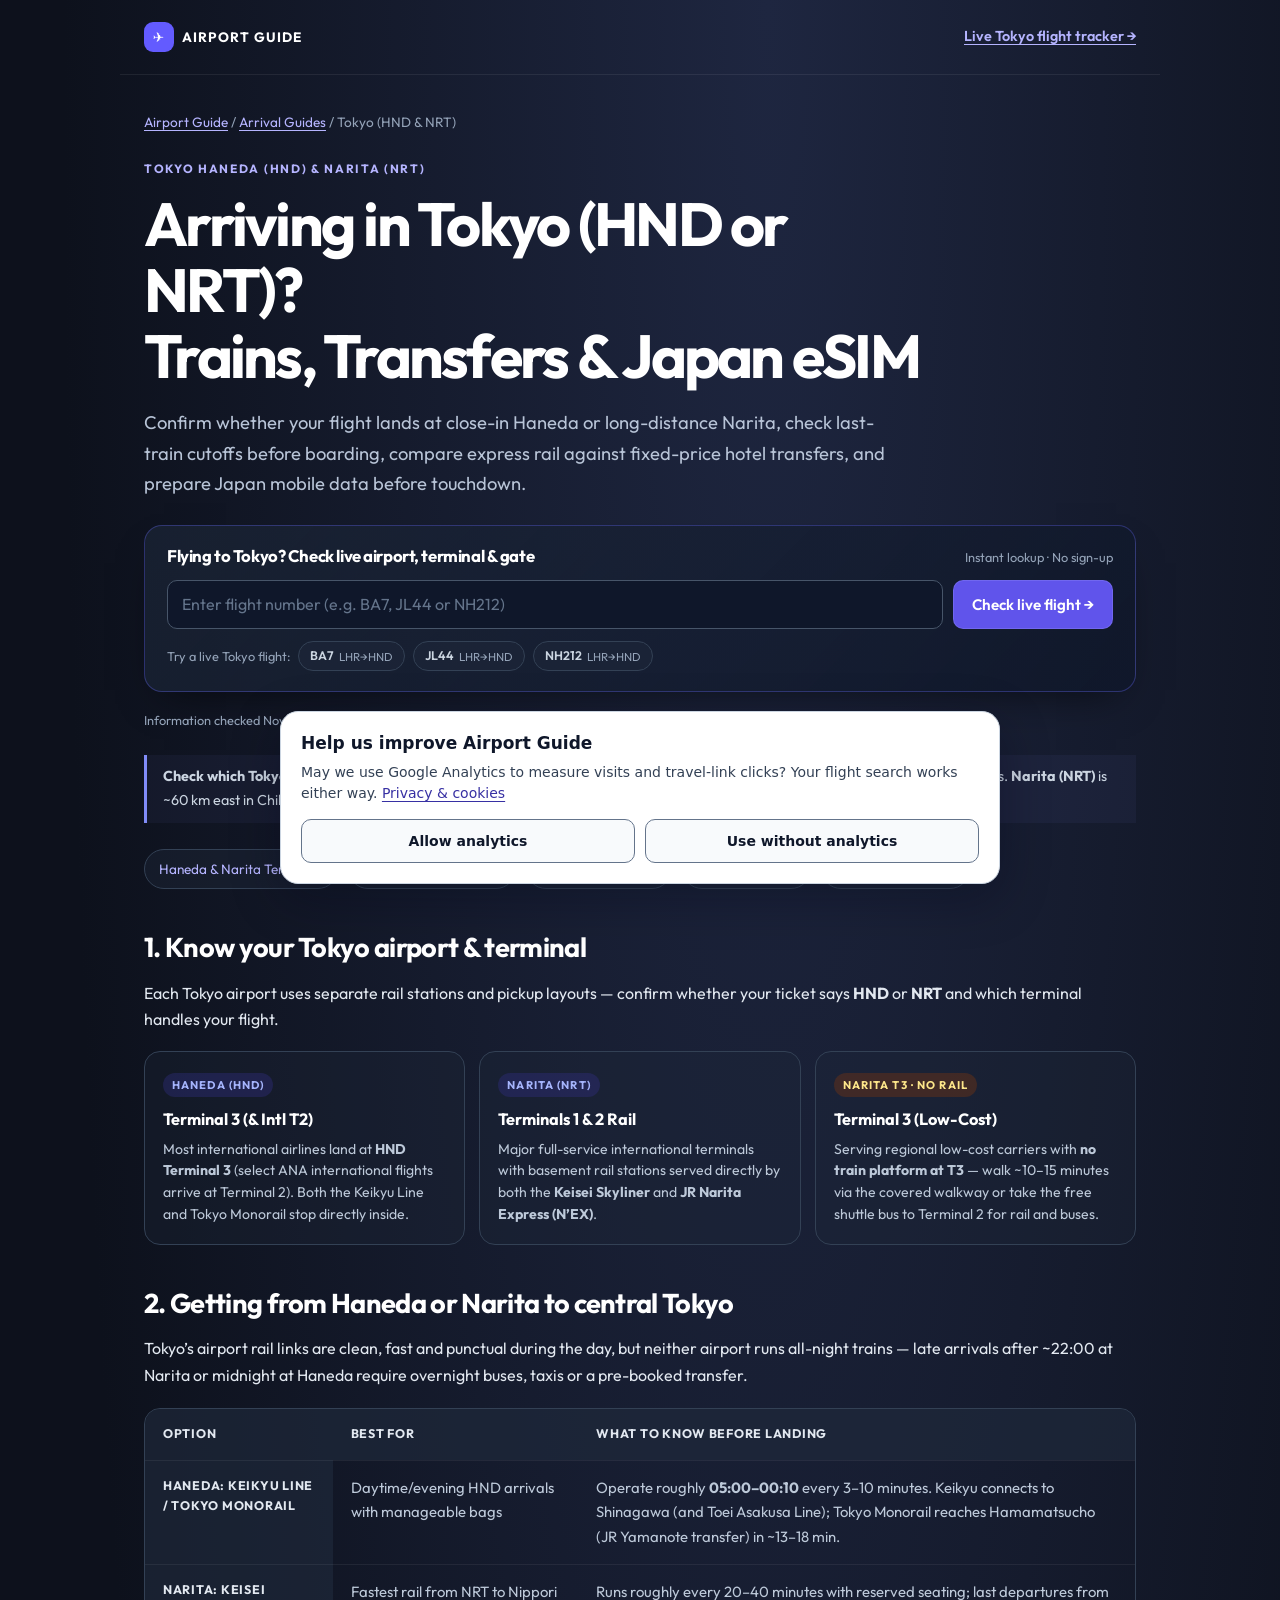
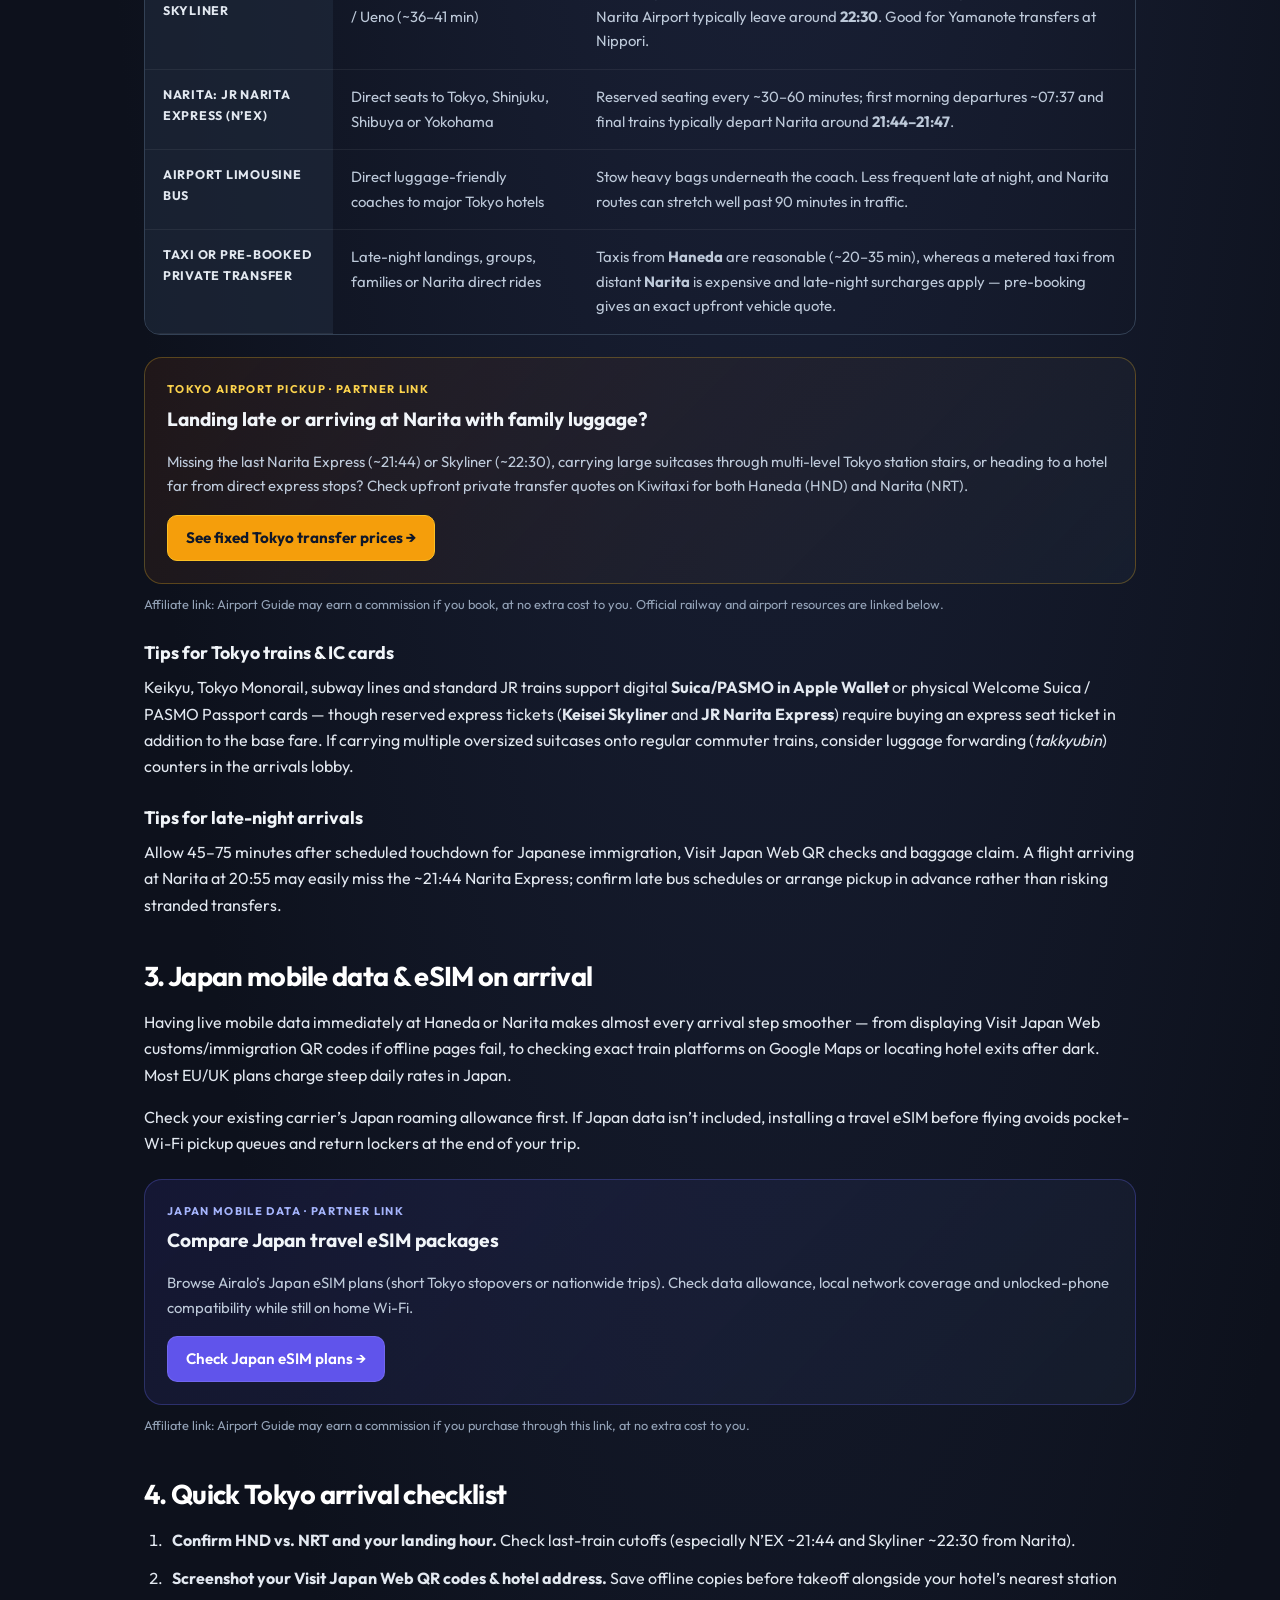
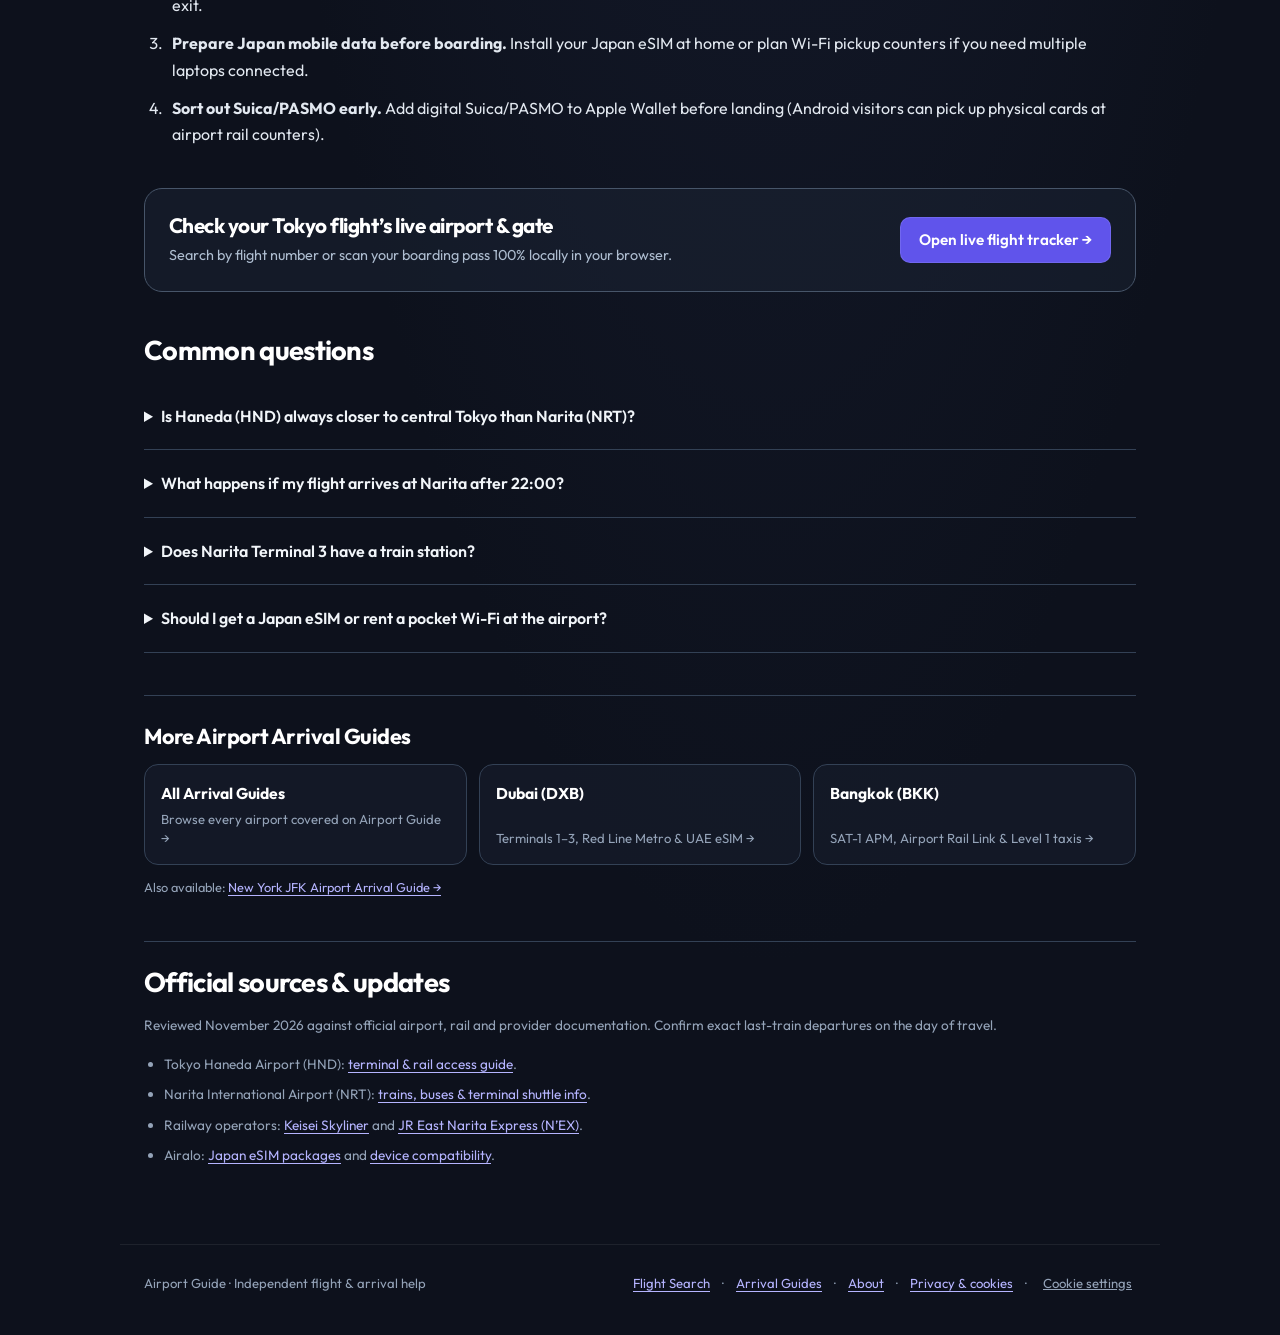
<file: guides/tokyo/index.html>
<!DOCTYPE html>
<html lang="en">
<head>
    <meta charset="UTF-8">
    <meta name="viewport" content="width=device-width, initial-scale=1.0">
    <title>Tokyo Airports (Haneda HND &amp; Narita NRT) Arrival Guide: Trains, Transfers &amp; Japan eSIM | Airport Guide</title>
    <meta name="description" content="Flying to Tokyo Haneda (HND) or Narita (NRT)? Compare Keikyu/Tokyo Monorail vs. Keisei Skyliner &amp; JR Narita Express (N'EX) cutoffs, fixed airport transfers and Japan eSIM plans.">
    <link rel="canonical" href="https://airportguideapp.com/guides/tokyo/">
    <meta property="og:type" content="article">
    <meta property="og:title" content="Tokyo Airports (HND &amp; NRT) Arrival Guide: Trains, Transfers &amp; Japan eSIM">
    <meta property="og:description" content="Check whether you land at Haneda (HND) or Narita (NRT), compare last-train times, Limousine Buses vs. private transfers, and sort out Japan mobile data.">
    <meta property="og:url" content="https://airportguideapp.com/guides/tokyo/">
    <link rel="stylesheet" href="/assets/guide.css?v=20261122-guides">
    <link rel="stylesheet" href="/assets/analytics.css?v=20261106-affiliates">
    <script src="/assets/analytics.js?v=20261122-guides" defer></script>
    <script src="/assets/partner-links.js?v=20261122-wave2" defer></script>
    <script type="application/ld+json">
    {"@context":"https://schema.org","@type":"Article","headline":"Tokyo Airports (Haneda HND & Narita NRT) Arrival Guide: Trains, Transfers & Japan eSIM","description":"Independent arrival guide to Tokyo Haneda (HND) and Narita (NRT): terminal logistics, Keikyu Line and Tokyo Monorail vs. Keisei Skyliner and JR Narita Express cutoffs, late-night transfers and Japan eSIMs.","inLanguage":"en","dateModified":"2026-11-22","author":{"@type":"Organization","name":"Airport Guide","url":"https://airportguideapp.com/"},"mainEntityOfPage":"https://airportguideapp.com/guides/tokyo/"}
    </script>
</head>
<body data-guide="tokyo" data-arrival-airport="TYO">
    <a class="skip" href="#main">Skip to guide</a>
    <header class="site-header">
        <a class="brand" href="/"><span aria-hidden="true">✈</span>AIRPORT GUIDE</a>
        <a class="header-link" href="/?dest=TYO">Live Tokyo flight tracker →</a>
    </header>
    <main class="guide" id="main">
        <nav class="breadcrumb" aria-label="Breadcrumb"><a href="/">Airport Guide</a> / <a href="/guides/">Arrival Guides</a> / Tokyo (HND &amp; NRT)</nav>
        <div class="eyebrow">Tokyo Haneda (HND) &amp; Narita (NRT)</div>
        <h1>Arriving in Tokyo (HND or NRT)?<br>Trains, Transfers &amp; Japan eSIM</h1>
        <p class="intro">Confirm whether your flight lands at close-in Haneda or long-distance Narita, check last-train cutoffs before boarding, compare express rail against fixed-price hotel transfers, and prepare Japan mobile data before touchdown.</p>

        <section class="hero-flight-box" aria-labelledby="tyo-search-title">
            <div class="hero-flight-head">
                <h2 class="hero-flight-title" id="tyo-search-title">Flying to Tokyo? Check live airport, terminal &amp; gate</h2>
                <p class="hero-flight-sub">Instant lookup · No sign-up</p>
            </div>
            <form id="tokyoFlightForm" class="hero-flight-form" action="/" method="get">
                <input type="hidden" name="dest" value="TYO">
                <label class="sr-only" for="tokyoFlightInput">Flight number</label>
                <input id="tokyoFlightInput" class="hero-flight-input" name="flight" type="text" placeholder="Enter flight number (e.g. BA7, JL44 or NH212)" autocomplete="off" autocapitalize="characters" spellcheck="false" required>
                <button type="submit" class="button">Check live flight →</button>
            </form>
            <p id="tokyoFlightError" class="hero-flight-error" hidden></p>
            <div class="hero-flight-examples">
                <span>Try a live Tokyo flight:</span>
                <a class="flight-chip" href="/?flight=BA7&amp;dest=HND">BA7 <span>LHR→HND</span></a>
                <a class="flight-chip" href="/?flight=JL44&amp;dest=HND">JL44 <span>LHR→HND</span></a>
                <a class="flight-chip" href="/?flight=NH212&amp;dest=HND">NH212 <span>LHR→HND</span></a>
            </div>
        </section>

        <p class="reviewed">Information checked November 2026 · Independent arrival guide</p>
        <p class="airport-note"><strong>Check which Tokyo airport you land at (HND vs. NRT).</strong> <strong>Haneda (HND)</strong> sits on Tokyo Bay ~15–30 minutes by rail from central stations. <strong>Narita (NRT)</strong> is ~60 km east in Chiba, making express trains ~40–60+ minutes and metered taxis from Narita very expensive.</p>

        <nav class="jump-links" aria-label="In this guide">
            <a href="#terminals">Haneda &amp; Narita Terminals</a>
            <a href="#transport">Rail vs. Taxi &amp; Transfer</a>
            <a href="#mobile-data">Japan eSIM &amp; Data</a>
            <a href="#arrival-checklist">Arrival Checklist</a>
            <a href="#questions">Common Questions</a>
        </nav>

        <section class="section" id="terminals" aria-labelledby="terminals-title">
            <h2 id="terminals-title">1. Know your Tokyo airport &amp; terminal</h2>
            <p>Each Tokyo airport uses separate rail stations and pickup layouts — confirm whether your ticket says <strong>HND</strong> or <strong>NRT</strong> and which terminal handles your flight.</p>
            <div class="terminal-grid">
                <div class="terminal-card">
                    <span class="terminal-badge">Haneda (HND)</span>
                    <h3>Terminal 3 (&amp; Intl T2)</h3>
                    <p>Most international airlines land at <strong>HND Terminal 3</strong> (select ANA international flights arrive at Terminal 2). Both the Keikyu Line and Tokyo Monorail stop directly inside.</p>
                </div>
                <div class="terminal-card">
                    <span class="terminal-badge">Narita (NRT)</span>
                    <h3>Terminals 1 &amp; 2 Rail</h3>
                    <p>Major full-service international terminals with basement rail stations served directly by both the <strong>Keisei Skyliner</strong> and <strong>JR Narita Express (N’EX)</strong>.</p>
                </div>
                <div class="terminal-card">
                    <span class="terminal-badge warn">Narita T3 · No Rail</span>
                    <h3>Terminal 3 (Low-Cost)</h3>
                    <p>Serving regional low-cost carriers with <strong>no train platform at T3</strong> — walk ~10–15 minutes via the covered walkway or take the free shuttle bus to Terminal 2 for rail and buses.</p>
                </div>
            </div>
        </section>

        <section class="section" id="transport" aria-labelledby="transport-title">
            <h2 id="transport-title">2. Getting from Haneda or Narita to central Tokyo</h2>
            <p>Tokyo’s airport rail links are clean, fast and punctual during the day, but neither airport runs all-night trains — late arrivals after ~22:00 at Narita or midnight at Haneda require overnight buses, taxis or a pre-booked transfer.</p>
            <div class="comparison-wrap" role="region" aria-label="Compare airport transport" tabindex="0">
                <table>
                    <thead><tr><th scope="col">Option</th><th scope="col">Best for</th><th scope="col">What to know before landing</th></tr></thead>
                    <tbody>
                        <tr><th scope="row">Haneda: Keikyu Line / Tokyo Monorail</th><td>Daytime/evening HND arrivals with manageable bags</td><td>Operate roughly <strong>05:00–00:10</strong> every 3–10 minutes. Keikyu connects to Shinagawa (and Toei Asakusa Line); Tokyo Monorail reaches Hamamatsucho (JR Yamanote transfer) in ~13–18 min.</td></tr>
                        <tr><th scope="row">Narita: Keisei Skyliner</th><td>Fastest rail from NRT to Nippori / Ueno (~36–41 min)</td><td>Runs roughly every 20–40 minutes with reserved seating; last departures from Narita Airport typically leave around <strong>22:30</strong>. Good for Yamanote transfers at Nippori.</td></tr>
                        <tr><th scope="row">Narita: JR Narita Express (N’EX)</th><td>Direct seats to Tokyo, Shinjuku, Shibuya or Yokohama</td><td>Reserved seating every ~30–60 minutes; first morning departures ~07:37 and final trains typically depart Narita around <strong>21:44–21:47</strong>.</td></tr>
                        <tr><th scope="row">Airport Limousine Bus</th><td>Direct luggage-friendly coaches to major Tokyo hotels</td><td>Stow heavy bags underneath the coach. Less frequent late at night, and Narita routes can stretch well past 90 minutes in traffic.</td></tr>
                        <tr><th scope="row">Taxi or Pre-booked Private Transfer</th><td>Late-night landings, groups, families or Narita direct rides</td><td>Taxis from <strong>Haneda</strong> are reasonable (~20–35 min), whereas a metered taxi from distant <strong>Narita</strong> is expensive and late-night surcharges apply — pre-booking gives an exact upfront vehicle quote.</td></tr>
                    </tbody>
                </table>
            </div>

            <article class="offer transfer" data-offer-card>
                <span class="offer-label">Tokyo Airport Pickup · Partner link</span>
                <h3>Landing late or arriving at Narita with family luggage?</h3>
                <p>Missing the last Narita Express (~21:44) or Skyliner (~22:30), carrying large suitcases through multi-level Tokyo station stairs, or heading to a hotel far from direct express stops? Check upfront private transfer quotes on Kiwitaxi for both Haneda (HND) and Narita (NRT).</p>
                <a class="button amber" href="https://kiwitaxi.tpo.mx/tjgnYPpx" target="_blank" rel="noopener sponsored" data-provider="kiwitaxi" data-placement="tokyo_guide">See fixed Tokyo transfer prices →</a>
            </article>
            <p class="disclosure">Affiliate link: Airport Guide may earn a commission if you book, at no extra cost to you. Official railway and airport resources are linked below.</p>

            <h3>Tips for Tokyo trains &amp; IC cards</h3>
            <p>Keikyu, Tokyo Monorail, subway lines and standard JR trains support digital <strong>Suica/PASMO in Apple Wallet</strong> or physical Welcome Suica / PASMO Passport cards — though reserved express tickets (<strong>Keisei Skyliner</strong> and <strong>JR Narita Express</strong>) require buying an express seat ticket in addition to the base fare. If carrying multiple oversized suitcases onto regular commuter trains, consider luggage forwarding (<em>takkyubin</em>) counters in the arrivals lobby.</p>

            <h3>Tips for late-night arrivals</h3>
            <p>Allow 45–75 minutes after scheduled touchdown for Japanese immigration, Visit Japan Web QR checks and baggage claim. A flight arriving at Narita at 20:55 may easily miss the ~21:44 Narita Express; confirm late bus schedules or arrange pickup in advance rather than risking stranded transfers.</p>
        </section>

        <section class="section" id="mobile-data" aria-labelledby="mobile-title">
            <h2 id="mobile-title">3. Japan mobile data &amp; eSIM on arrival</h2>
            <p>Having live mobile data immediately at Haneda or Narita makes almost every arrival step smoother — from displaying Visit Japan Web customs/immigration QR codes if offline pages fail, to checking exact train platforms on Google Maps or locating hotel exits after dark. Most EU/UK plans charge steep daily rates in Japan.</p>
            <p>Check your existing carrier’s Japan roaming allowance first. If Japan data isn’t included, installing a travel eSIM before flying avoids pocket-Wi-Fi pickup queues and return lockers at the end of your trip.</p>

            <article class="offer" data-offer-card>
                <span class="offer-label">Japan Mobile Data · Partner link</span>
                <h3>Compare Japan travel eSIM packages</h3>
                <p>Browse Airalo’s Japan eSIM plans (short Tokyo stopovers or nationwide trips). Check data allowance, local network coverage and unlocked-phone compatibility while still on home Wi-Fi.</p>
                <a class="button" href="https://airalo.pxf.io/0GqJgE" target="_blank" rel="noopener sponsored" data-provider="airalo" data-placement="tokyo_guide">Check Japan eSIM plans →</a>
            </article>
            <p class="disclosure">Affiliate link: Airport Guide may earn a commission if you purchase through this link, at no extra cost to you.</p>
        </section>

        <section class="section" id="arrival-checklist" aria-labelledby="checklist-title">
            <h2 id="checklist-title">4. Quick Tokyo arrival checklist</h2>
            <ol class="steps">
                <li><strong>Confirm HND vs. NRT and your landing hour.</strong> Check last-train cutoffs (especially N’EX ~21:44 and Skyliner ~22:30 from Narita).</li>
                <li><strong>Screenshot your Visit Japan Web QR codes &amp; hotel address.</strong> Save offline copies before takeoff alongside your hotel’s nearest station exit.</li>
                <li><strong>Prepare Japan mobile data before boarding.</strong> Install your Japan eSIM at home or plan Wi-Fi pickup counters if you need multiple laptops connected.</li>
                <li><strong>Sort out Suica/PASMO early.</strong> Add digital Suica/PASMO to Apple Wallet before landing (Android visitors can pick up physical cards at airport rail counters).</li>
            </ol>
        </section>

        <section class="flight-cta" aria-label="Find your flight">
            <div>
                <h2>Check your Tokyo flight’s live airport &amp; gate</h2>
                <p>Search by flight number or scan your boarding pass 100% locally in your browser.</p>
            </div>
            <a class="button" href="/?dest=TYO">Open live flight tracker →</a>
        </section>

        <section class="section" id="questions" aria-labelledby="questions-title">
            <h2 id="questions-title">Common questions</h2>
            <details><summary>Is Haneda (HND) always closer to central Tokyo than Narita (NRT)?</summary><p>Yes. Haneda is about 15–30 minutes by Keikyu or Monorail from central hubs like Shinagawa and Hamamatsucho. Narita is around 60 km east of central Tokyo, taking ~36–60+ minutes by express rail depending on where your hotel is located.</p></details>
            <details><summary>What happens if my flight arrives at Narita after 22:00?</summary><p>The JR Narita Express typically finishes around 21:44–21:47 and the Keisei Skyliner around 22:30. After those times, you will rely on late-night Airport Limousine Buses (where running), expensive long-distance metered taxis, or a pre-booked private transfer.</p></details>
            <details><summary>Does Narita Terminal 3 have a train station?</summary><p>No — Narita Terminal 3 is linked to Terminal 2 by a ~10–15 minute covered walkway and free terminal shuttle bus. Catch both the Keisei Skyliner and JR Narita Express from Narita Terminal 2 station.</p></details>
            <details><summary>Should I get a Japan eSIM or rent a pocket Wi-Fi at the airport?</summary><p>For solo travellers or couples with unlocked eSIM-compatible phones, a travel eSIM avoids airport counter queues, carrying/charging a second battery pack and returning hardware before departure. Pocket Wi-Fi still makes sense if several travellers share Wi-Fi across non-eSIM devices.</p></details>
        </section>

        <section class="related-guides" aria-labelledby="related-title">
            <h2 id="related-title">More Airport Arrival Guides</h2>
            <div class="related-grid">
                <a class="related-card" href="/guides/" data-guide-link data-guide="hub" data-placement="tokyo_guide">
                    <strong>All Arrival Guides</strong>
                    <span>Browse every airport covered on Airport Guide →</span>
                </a>
                <a class="related-card" href="/guides/dubai/" data-guide-link data-guide="dubai" data-placement="tokyo_guide">
                    <strong>Dubai (DXB)</strong>
                    <span>Terminals 1–3, Red Line Metro &amp; UAE eSIM →</span>
                </a>
                <a class="related-card" href="/guides/bangkok/" data-guide-link data-guide="bangkok" data-placement="tokyo_guide">
                    <strong>Bangkok (BKK)</strong>
                    <span>SAT-1 APM, Airport Rail Link &amp; Level 1 taxis →</span>
                </a>
            </div>
            <p class="disclosure" style="margin-top: 12px;">Also available: <a href="/guides/jfk/" data-guide-link data-guide="jfk" data-placement="tokyo_guide">New York JFK Airport Arrival Guide →</a></p>
        </section>

        <section class="section sources" aria-labelledby="sources-title">
            <h2 id="sources-title">Official sources &amp; updates</h2>
            <p>Reviewed November 2026 against official airport, rail and provider documentation. Confirm exact last-train departures on the day of travel.</p>
            <ul>
                <li>Tokyo Haneda Airport (HND): <a href="https://tokyo-haneda.com/en/">terminal &amp; rail access guide</a>.</li>
                <li>Narita International Airport (NRT): <a href="https://www.narita-airport.jp/en/access">trains, buses &amp; terminal shuttle info</a>.</li>
                <li>Railway operators: <a href="https://www.keisei.co.jp/keisei/tetudou/skyliner/us/">Keisei Skyliner</a> and <a href="https://www.jreast.co.jp/e/nex/">JR East Narita Express (N’EX)</a>.</li>
                <li>Airalo: <a href="https://www.airalo.com/japan-esim">Japan eSIM packages</a> and <a href="https://www.airalo.com/how-airalo-works/device-compatibility">device compatibility</a>.</li>
            </ul>
        </section>
    </main>
    <footer class="site-footer">
        <span>Airport Guide · Independent flight &amp; arrival help</span>
        <nav class="footer-nav" aria-label="Footer">
            <a href="/">Flight Search</a> ·
            <a href="/guides/" data-guide-link data-guide="hub" data-placement="footer">Arrival Guides</a> ·
            <a href="/about/">About</a> ·
            <a href="/privacy/">Privacy &amp; cookies</a> ·
            <button class="ag-cookie-settings" type="button" data-cookie-settings>Cookie settings</button>
        </nav>
    </footer>
    <script>
    (function () {
        var form = document.getElementById('tokyoFlightForm');
        var input = document.getElementById('tokyoFlightInput');
        var error = document.getElementById('tokyoFlightError');
        if (!form || !input) return;
        function normalize(value) {
            var q = String(value || '').trim().toUpperCase().replace(/\s+/g, '');
            var parts = q.match(/^([A-Z]{2,3}|[A-Z]\d|\d[A-Z])(\d+[A-Z]?)$/);
            if (!parts) return q;
            var num = parts[2].replace(/^0+(?=\d)/, '');
            var cand = parts[1] + num;
            return (/^[A-Z0-9]{3,8}$/.test(cand) && /\d/.test(cand)) ? cand : q;
        }
        form.addEventListener('submit', function (e) {
            e.preventDefault();
            var flight = normalize(input.value);
            if (!/^[A-Z0-9]{3,8}$/.test(flight) || !/\d/.test(flight)) {
                if (error) {
                    error.textContent = 'Enter a valid flight number, for example BA7, JL44 or NH212.';
                    error.hidden = false;
                }
                input.focus();
                return;
            }
            if (error) error.hidden = true;
            var target = new URL('/', location.origin);
            target.searchParams.set('flight', flight);
            target.searchParams.set('dest', 'TYO');
            var campaign = window.AirportGuideAnalytics && window.AirportGuideAnalytics.campaign;
            if (campaign) {
                Object.keys(campaign).forEach(function (key) {
                    target.searchParams.set(key, campaign[key]);
                });
            }
            location.href = target.href;
        });
    })();
    </script>
</body>
</html>
</file>
<file: assets/guide.css>
@import url('https://fonts.googleapis.com/css2?family=Outfit:wght@400;500;600;700;800&display=swap');
:root { color-scheme: dark; font-family: 'Outfit', system-ui, sans-serif; color: #e2e8f0; background: #0d111c; line-height: 1.65; }
* { box-sizing: border-box; }
html { scroll-behavior: smooth; }
body { margin: 0; background: radial-gradient(ellipse at 60% 0, #1e2640, transparent 65%); }
a { color: #b5b4ff; text-underline-offset: .2em; }
a:hover { color: #ddd6fe; }
:focus-visible { outline: 3px solid #a5b4fc; outline-offset: 5px; }
.skip { position: absolute; top: -8rem; left: 1rem; z-index: 2; padding: .8rem; background: #1e293b; }
.skip:focus { top: 1rem; }
.site-header, .guide, .site-footer { max-width: 1040px; margin: 0 auto; padding-left: 24px; padding-right: 24px; }
.site-header { display: flex; align-items: center; justify-content: space-between; gap: 16px; padding-top: 22px; padding-bottom: 22px; border-bottom: 1px solid #ffffff12; }
.brand { color: #fff; font-size: .85rem; font-weight: 700; letter-spacing: .08em; text-decoration: none; }
.brand span { display: inline-grid; place-items: center; width: 30px; height: 30px; background: #635bff; border-radius: 9px; margin-right: 8px; }
.header-link { font-size: .9rem; font-weight: 600; }
.guide { padding-top: 36px; padding-bottom: 64px; }
.breadcrumb { font-size: .85rem; color: #94a3b8; margin-bottom: 26px; }
.eyebrow { text-transform: uppercase; letter-spacing: .14em; font-size: .75rem; font-weight: 700; color: #b5b4ff; }
h1 { color: #fff; font-size: clamp(2.3rem, 5vw, 3.8rem); line-height: 1.08; letter-spacing: -.045em; margin: 12px 0 20px; max-width: 780px; }
.intro { font-size: 1.15rem; color: #b8c4d7; max-width: 750px; margin: 0; }
.reviewed { font-size: .8rem; color: #94a3b8; margin-top: 18px; }
.sr-only { position: absolute; width: 1px; height: 1px; padding: 0; margin: -1px; overflow: hidden; clip: rect(0, 0, 0, 0); white-space: nowrap; border: 0; }
.hero-flight-box { margin-top: 26px; padding: 20px 22px; border: 1px solid #6366f159; border-radius: 18px; background: linear-gradient(135deg, #1e293b99, #0f172acc); box-shadow: 0 18px 40px -20px #000000aa; }
.hero-flight-head { display: flex; align-items: baseline; justify-content: space-between; flex-wrap: wrap; gap: 8px; margin-bottom: 12px; }
.hero-flight-title { color: #fff; font-size: 1.05rem; font-weight: 700; margin: 0; }
.hero-flight-sub { color: #94a3b8; font-size: .8rem; margin: 0; }
.hero-flight-form { display: flex; gap: 10px; flex-wrap: wrap; }
.hero-flight-input { flex: 1 1 220px; min-height: 46px; padding: 10px 14px; border: 1px solid #475569; border-radius: 10px; background: #0f172a; color: #fff; font: inherit; font-weight: 600; font-size: 1rem; text-transform: uppercase; }
.hero-flight-input::placeholder { text-transform: none; font-weight: 400; color: #64748b; }
.hero-flight-input:focus { outline: 2px solid #818cf8; border-color: #818cf8; }
.hero-flight-examples { display: flex; align-items: center; flex-wrap: wrap; gap: 8px; margin-top: 12px; font-size: .8rem; color: #94a3b8; }
.flight-chip { display: inline-flex; align-items: center; gap: 5px; padding: 4px 11px; border: 1px solid #334155; border-radius: 999px; background: #1e293b88; color: #cbd5e1; text-decoration: none; font-weight: 600; font-size: .78rem; }
.flight-chip:hover { border-color: #818cf8; color: #fff; background: #312e8166; }
.flight-chip span { color: #94a3b8; font-weight: 400; font-size: .72rem; }
.hero-flight-error { color: #fca5a5; font-size: .82rem; margin: 10px 0 0; }
.terminal-grid { display: grid; grid-template-columns: repeat(3, minmax(0, 1fr)); gap: 14px; margin-top: 18px; }
.terminal-card { border: 1px solid #334155; border-radius: 16px; padding: 18px; background: #1e293b4d; }
.terminal-badge { display: inline-block; font-size: .7rem; font-weight: 700; text-transform: uppercase; letter-spacing: .1em; color: #a5b4fc; background: #312e8166; padding: 3px 9px; border-radius: 999px; margin-bottom: 8px; }
.terminal-badge.warn { color: #fde68a; background: #78350f66; }
.terminal-card h3 { margin: 4px 0 8px; font-size: 1.02rem; color: #fff; }
.terminal-card p { margin: 0; font-size: .88rem; color: #bdc9d9; line-height: 1.55; }
.airport-note { border-left: 3px solid #818cf8; padding: 10px 16px; background: #818cf80d; font-size: .9rem; margin: 24px 0; color: #cbd5e1; }
.jump-links { display: flex; flex-wrap: wrap; gap: 10px; margin: 26px 0 32px; }
.jump-links a { border: 1px solid #334155; background: #1e293b66; padding: 8px 14px; border-radius: 999px; text-decoration: none; font-size: .85rem; }
.section { margin-top: 42px; scroll-margin-top: 20px; }
h2 { color: #fff; font-size: 1.7rem; letter-spacing: -.025em; line-height: 1.2; margin: 0 0 16px; }
h3 { color: #f1f5f9; font-size: 1.12rem; line-height: 1.3; margin: 26px 0 8px; }
p { margin: 10px 0 16px; }
.muted { color: #94a3b8; }
.comparison-wrap { overflow-x: auto; border: 1px solid #334155; border-radius: 16px; margin-top: 20px; }
table { width: 100%; border-collapse: collapse; text-align: left; font-size: .93rem; }
th, td { padding: 15px 18px; border-bottom: 1px solid #ffffff10; vertical-align: top; }
th { background: #1e293baa; color: #e2e8f0; font-size: .78rem; text-transform: uppercase; letter-spacing: .06em; }
td { color: #bdc9d9; }
td:first-child { font-weight: 600; color: #fff; }
tr:last-child td { border-bottom: none; }
.offer-grid { display: grid; grid-template-columns: repeat(2, minmax(0, 1fr)); gap: 16px; }
.offer { display: flex; flex-direction: column; align-items: flex-start; border: 1px solid #6366f14d; border-radius: 18px; padding: 22px; background: linear-gradient(135deg, #312e813d, #1e293b66); margin-top: 22px; }
.offer-grid .offer { margin-top: 0; }
.offer.transfer { border-color: #fbbf2445; background: linear-gradient(135deg, #78350f2e, #1e293b66); }
.offer h3 { margin: 8px 0; font-size: 1.2rem; }
.offer p { font-size: .93rem; color: #bdc9d9; flex: 1; }
.offer-label { font-size: .7rem; font-weight: 700; letter-spacing: .12em; text-transform: uppercase; color: #a5b4fc; }
.transfer .offer-label { color: #fcd34d; }
.button { display: inline-flex; justify-content: center; align-items: center; min-height: 46px; background: #6054eb; border: 1px solid #8b83f666; border-radius: 10px; padding: 10px 18px; font-weight: 600; color: #fff; text-decoration: none; line-height: 1.3; cursor: pointer; font-family: inherit; font-size: .95rem; }
.button:hover { background: #7466f3; color: #fff; }
.button.secondary { background: #1e293b; border-color: #475569; }
.button.amber { background: #f59e0b; border-color: #fbbf24; color: #0f172a; font-weight: 700; }
.button.amber:hover { background: #fbbf24; color: #0f172a; }
.disclosure { color: #94a3b8; font-size: .8rem; margin-top: 10px; }
.steps { padding-left: 22px; }
.steps li { margin: 12px 0; padding-left: 6px; }
.flight-cta { display: flex; align-items: center; justify-content: space-between; gap: 24px; border: 1px solid #475569; border-radius: 18px; background: #1e293b66; padding: 24px; margin-top: 40px; }
.flight-cta h2 { font-size: 1.3rem; margin-bottom: 6px; }
.flight-cta p { margin: 0; font-size: .9rem; color: #aebdd0; }
.flight-cta .button { flex-shrink: 0; }
details { border-bottom: 1px solid #334155; padding: 16px 0; }
summary { cursor: pointer; color: #f1f5f9; font-weight: 600; padding: 4px 0; }
details p { font-size: .95rem; color: #bdc9d9; }
.sources { border-top: 1px solid #334155; padding-top: 24px; font-size: .85rem; color: #94a3b8; }
.sources ul { padding-left: 20px; }
.sources li { margin: 8px 0; }
.site-footer { border-top: 1px solid #ffffff12; padding-top: 24px; padding-bottom: 36px; font-size: .82rem; color: #94a3b8; display: flex; flex-wrap: wrap; align-items: center; justify-content: space-between; gap: 12px; }
.footer-nav { display: flex; flex-wrap: wrap; align-items: center; gap: 8px 12px; }
.guide-grid { display: grid; grid-template-columns: repeat(2, minmax(0, 1fr)); gap: 18px; margin-top: 22px; }
.guide-card { display: flex; flex-direction: column; border: 1px solid #334155; border-radius: 18px; padding: 22px; background: linear-gradient(145deg, #1e293b88, #0f172ad9); text-decoration: none; color: inherit; transition: border-color .18s ease, transform .18s ease, background .18s ease; }
.guide-card:hover { border-color: #818cf8; background: linear-gradient(145deg, #312e8155, #1e293bcc); transform: translateY(-2px); color: inherit; }
.guide-iata { display: inline-block; align-self: flex-start; font-size: .72rem; font-weight: 700; text-transform: uppercase; letter-spacing: .12em; color: #a5b4fc; background: #312e8177; padding: 4px 10px; border-radius: 999px; margin-bottom: 10px; }
.guide-card h3 { margin: 2px 0 8px; font-size: 1.25rem; color: #fff; }
.guide-card p { margin: 0 0 14px; font-size: .92rem; color: #bdc9d9; line-height: 1.55; }
.guide-meta-list { margin: 0 0 18px; padding-left: 18px; font-size: .85rem; color: #94a3b8; flex: 1; }
.guide-meta-list li { margin: 4px 0; }
.guide-card-cta { display: inline-flex; align-items: center; gap: 6px; font-size: .9rem; font-weight: 700; color: #b5b4ff; }
.related-guides { margin-top: 42px; padding-top: 28px; border-top: 1px solid #334155; }
.related-guides h2 { font-size: 1.35rem; margin-bottom: 14px; }
.related-grid { display: grid; grid-template-columns: repeat(3, minmax(0, 1fr)); gap: 12px; }
.related-card { display: flex; flex-direction: column; justify-content: space-between; border: 1px solid #334155; border-radius: 14px; padding: 16px; background: #1e293b55; text-decoration: none; color: inherit; }
.related-card:hover { border-color: #818cf8; background: #312e8144; color: inherit; }
.related-card strong { color: #fff; font-size: .98rem; display: block; margin-bottom: 4px; }
.related-card span { color: #94a3b8; font-size: .82rem; line-height: 1.45; }
@media (max-width: 760px) {
    .terminal-grid, .guide-grid, .related-grid { grid-template-columns: 1fr; }
}
@media (max-width: 600px) {
    .site-header, .guide, .site-footer { padding-left: 20px; padding-right: 20px; }
    .guide { padding-top: 24px; }
    .brand { font-size: .72rem; letter-spacing: .03em; }
    .header-link { font-size: .8rem; }
    .offer-grid { grid-template-columns: 1fr; }
    .offer { padding: 20px; }
    .hero-flight-box { padding: 16px; }
    .hero-flight-form .button { width: 100%; }
    th, td { padding: 12px; font-size: .82rem; }
    .flight-cta { flex-direction: column; align-items: flex-start; padding: 20px; }
    .intro { font-size: 1.05rem; }
}
@media (prefers-reduced-motion: reduce) { html { scroll-behavior: auto; } }
</file>
<file: assets/analytics.css>
.ag-consent[hidden] { display: none !important; }
.ag-consent { position: fixed; z-index: 100; bottom: 16px; left: 50%; transform: translateX(-50%); width: min(720px, calc(100% - 32px)); box-sizing: border-box; padding: 20px; border: 1px solid #cbd5e1; border-radius: 18px; background: #fff; color: #0f172a; box-shadow: 0 14px 50px #02061755; font: 14px/1.5 system-ui, sans-serif; }
.ag-consent h2 { margin: 0 0 6px; font-size: 17px; font-weight: 750; color: #0f172a; letter-spacing: normal; line-height: 1.4; }
.ag-consent p { margin: 0; font-size: 14px; color: #334155; }
.ag-consent a { color: #3730a3; text-decoration: underline; }
.ag-consent-actions { display: flex; gap: 10px; margin-top: 15px; flex-wrap: wrap; }
.ag-consent button { flex: 1 1 180px; min-height: 44px; padding: 10px 16px; border: 1px solid #64748b; border-radius: 10px; background: #f8fafc; color: #0f172a; font: inherit; font-weight: 650; cursor: pointer; }
.ag-consent button:hover { background: #e2e8f0; }
.ag-consent button:focus-visible, .ag-cookie-settings:focus-visible { outline: 3px solid #6366f1; outline-offset: 3px; }
.ag-cookie-settings { padding: 4px; border: 0; background: transparent; color: inherit; font: inherit; text-decoration: underline; cursor: pointer; }
.ag-privacy-footer { margin: 32px 0 12px; font: 12px/1.6 system-ui, sans-serif; text-align: center; color: #94a3b8; }
.ag-privacy-footer a { color: inherit; text-decoration: underline; }
@media (max-width: 420px) { .ag-consent { padding: 16px; bottom: 10px; } .ag-consent-actions { gap: 8px; } }
</file>
